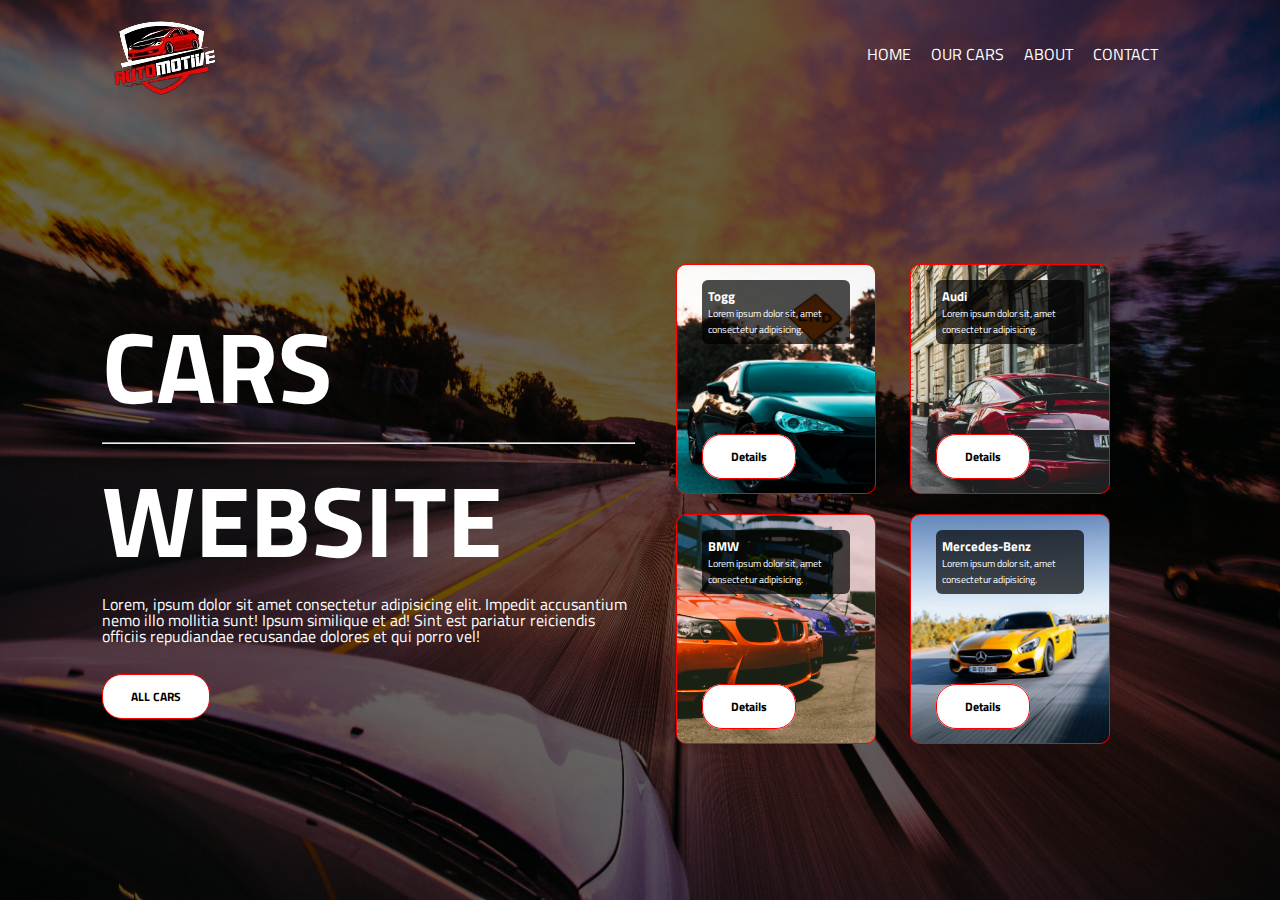
<file: Websites/cars-website/index.html>
<!DOCTYPE html>
<html lang="en">
  <head>
    <meta charset="UTF-8" />
    <meta http-equiv="X-UA-Compatible" content="IE=edge" />
    <meta name="viewport" content="width=device-width, initial-scale=1.0" />
    <link
      rel="stylesheet"
      href="https://cdnjs.cloudflare.com/ajax/libs/font-awesome/6.1.1/css/all.min.css"
      integrity="sha512-KfkfwYDsLkIlwQp6LFnl8zNdLGxu9YAA1QvwINks4PhcElQSvqcyVLLD9aMhXd13uQjoXtEKNosOWaZqXgel0g=="
      crossorigin="anonymous"
      referrerpolicy="no-referrer"
    />
    <title>Cars Website</title>
    <link rel="stylesheet" href="style.css" />
  </head>
  <body>
    <div class="container">
      <div class="navbar">
        <a href="#">
          <img src="./images/logo.png" alt="logo" />
        </a>
        <nav>
          <ul>
            <li><a href="#">HOME</a></li>
            <li><a href="#">OUR CARS</a></li>
            <li><a href="#">ABOUT</a></li>
            <li><a href="#">CONTACT</a></li>
            <li>
              <a href="#">
                <i class="fa-solid fa-bars"></i>
              </a>
            </li>
          </ul>
        </nav>
      </div>

      <div class="row">
        <div class="col">
          <h1>
            CARS
            <hr />
            WEBSITE
          </h1>
          <p class="desc">
            Lorem, ipsum dolor sit amet consectetur adipisicing elit. Impedit
            accusantium nemo illo mollitia sunt! Ipsum similique et ad! Sint est
            pariatur reiciendis officiis repudiandae recusandae dolores et qui
            porro vel!
          </p>
          <button class="btn">ALL CARS</button>
        </div>
        <div class="col">
          <div class="cards">
            <div class="card card-1">
              <div class="card-head">
                <h5>Togg</h5>
                <p>Lorem ipsum dolor sit, amet consectetur adipisicing.</p>
              </div>
              <div class="card-bottom">
                <a href="#" class="btn">Details</a>
              </div>
            </div>
            <div class="card card-2">
              <div class="card-head">
                <h5>Audi</h5>
                <p>Lorem ipsum dolor sit, amet consectetur adipisicing.</p>
              </div>
              <div class="card-bottom">
                <a href="#" class="btn">Details</a>
              </div>
            </div>
            <div class="card card-3">
              <div class="card-head">
                <h5>BMW</h5>
                <p>Lorem ipsum dolor sit, amet consectetur adipisicing.</p>
              </div>
              <div class="card-bottom">
                <a href="#" class="btn">Details</a>
              </div>
            </div>
            <div class="card card-4">
              <div class="card-head">
                <h5>Mercedes-Benz</h5>
                <p>Lorem ipsum dolor sit, amet consectetur adipisicing.</p>
              </div>
              <div class="card-bottom">
                <a href="#" class="btn">Details</a>
              </div>
            </div>
          </div>
        </div>
      </div>
    </div>
  </body>
</html>
</file>
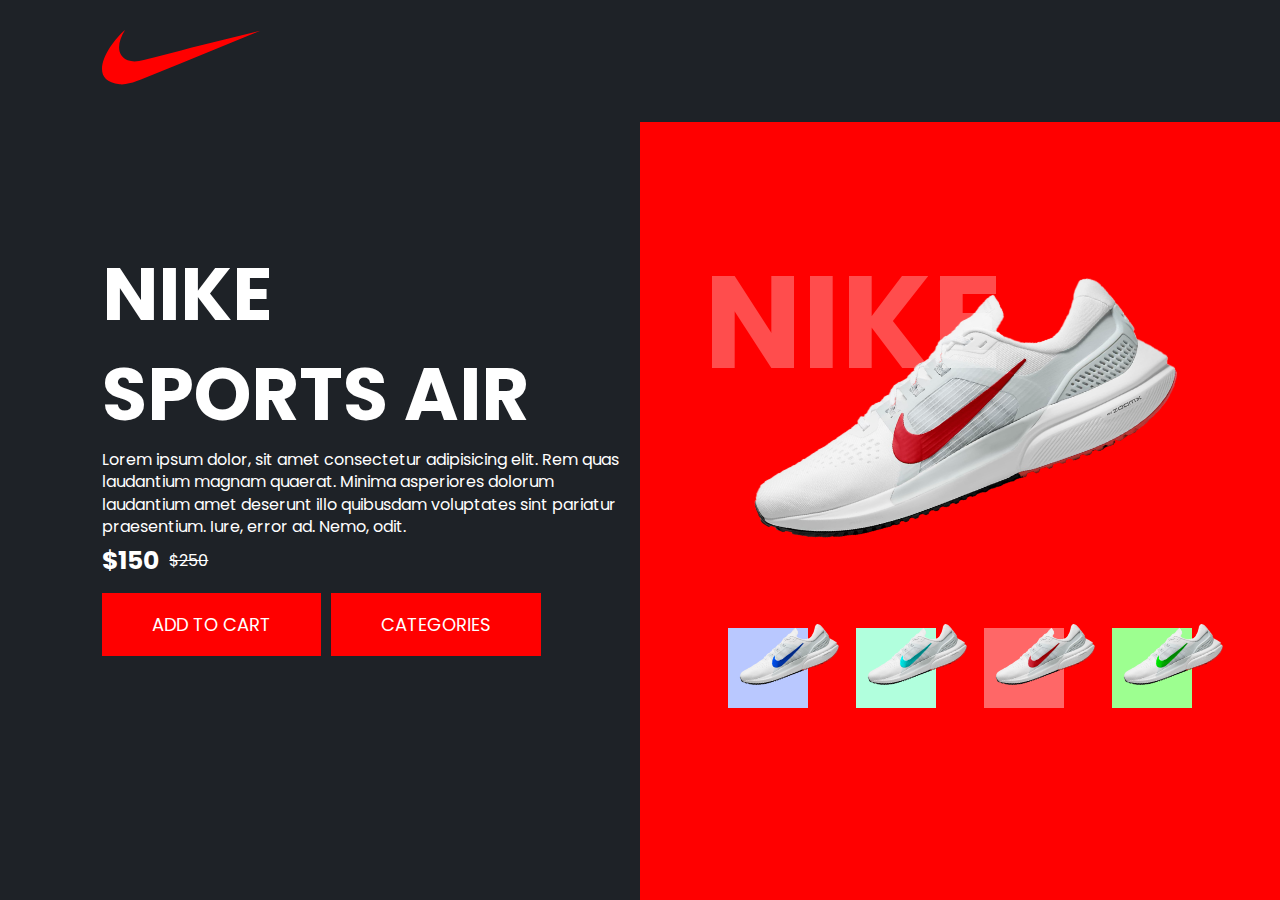
<file: Websites/shoe-website/index.html>
<!DOCTYPE html>
<html lang="en">

<head>
    <meta charset="UTF-8">
    <meta http-equiv="X-UA-Compatible" content="IE=edge">
    <meta name="viewport" content="width=device-width, initial-scale=1.0">
    <link rel="stylesheet" href="https://cdnjs.cloudflare.com/ajax/libs/font-awesome/6.1.1/css/all.min.css"
        integrity="sha512-KfkfwYDsLkIlwQp6LFnl8zNdLGxu9YAA1QvwINks4PhcElQSvqcyVLLD9aMhXd13uQjoXtEKNosOWaZqXgel0g=="
        crossorigin="anonymous" referrerpolicy="no-referrer" />
    <title>Shoe Website</title>
    <link rel="stylesheet" href="style.css">
</head>

<body>
    <div class="container">
        <nav>
            <div class="logo">
                <img src="images/logo.png" alt="logo">
            </div>
            <div class="nav-links">
                <a href="#">
                    <i class="fas fa-search"></i>
                </a>
                <a href="#">
                    <i class="fas fa-shopping-bag"></i>
                </a>
                <a href="#">
                    <i class="fas fa-bars"></i>
                </a>
            </div>
        </nav>
        <div class="row">
            <div class="col-1">
                <h1>NIKE <br> SPORTS AIR</h1>
                <p>Lorem ipsum dolor, sit amet consectetur adipisicing elit. Rem quas laudantium magnam quaerat. Minima
                    asperiores dolorum laudantium amet deserunt illo quibusdam voluptates sint pariatur praesentium.
                    Iure, error ad. Nemo, odit.</p>
                <div class="price">
                    <h2>$150</h2>
                    <s>$250</s>
                </div>
                <div class="buttons">
                    <button type="button">ADD TO CART</button>
                    <a href="/">CATEGORIES</a>
                </div>
            </div>
            <div class="col-2">
                <div class="feature-img">
                    <img src="images/nike.png">
                </div>
                <div class="small-img-row">
                    <div class="small-img">
                        <img src="images/nike-b.png">
                    </div>
                    <div class="small-img">
                        <img src="images/nike-s.png">
                    </div>
                    <div class="small-img">
                        <img src="images/nike.png">
                    </div>
                    <div class="small-img">
                        <img src="images/nike-g.png">
                    </div>
                </div>
                <h2>NIKE</h2>
            </div>
        </div>
    </div>
</body>

</html>
</file>
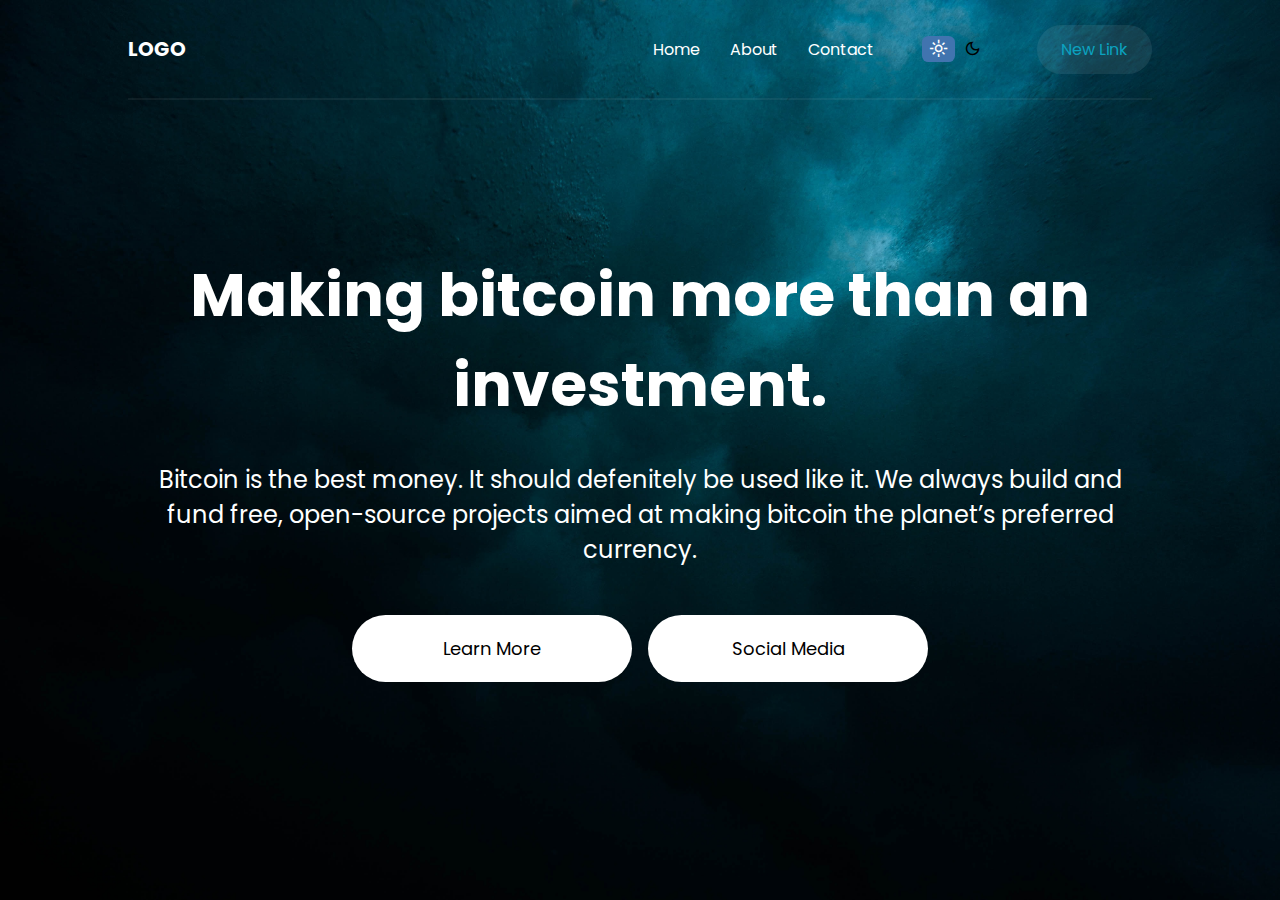
<file: Websites/simpleweb/index.html>
<!DOCTYPE html>
<html lang="en">

<head>
    <meta charset="UTF-8">
    <meta http-equiv="X-UA-Compatible" content="IE=edge">
    <meta name="viewport" content="width=device-width, initial-scale=1.0">
    <title>New Website</title>
    <link rel="stylesheet" href="style.css">
    <link rel="stylesheet" href="https://fonts.googleapis.com/css2?family=Material+Symbols+Outlined:opsz,wght,FILL,GRAD@20..48,100..700,0..1,-50..200" />
</head>

<body>

    <!--! header start  -->
    <header class="container">
        <nav>
            <div class="logo">
                <a href="#">LOGO</a>
            </div>
            <div class="menu">
                <ul>
                    <li><a href="#">Home</a></li>
                    <li><a href="#">About</a></li>
                    <li><a href="#">Contact</a></li>
                </ul>
                <div class="theme-toggler">
                    <span class="material-symbols-outlined active">light_mode</span>
                    <span class="material-symbols-outlined">dark_mode</span>
                </div>
                <a href="#" class="menu-button">New Link</a>
            </div>
        </nav>
    </header>
    <!--! header end  -->

    <!--! section start -->
    <section class="container content">
        <h1>Making bitcoin more than an investment.</h1>
        <p>Bitcoin is the best money. It should defenitely be used like it. We always build and fund free, open-source
            projects aimed at making bitcoin the planet’s preferred currency.</p>
        <div class="links">
            <a href="#">Learn More</a>
            <a href="#">Social Media</a>
        </div>
    </section>
    <!--! section end -->

    <script src="index.js"></script>
</body>

</html>
</file>
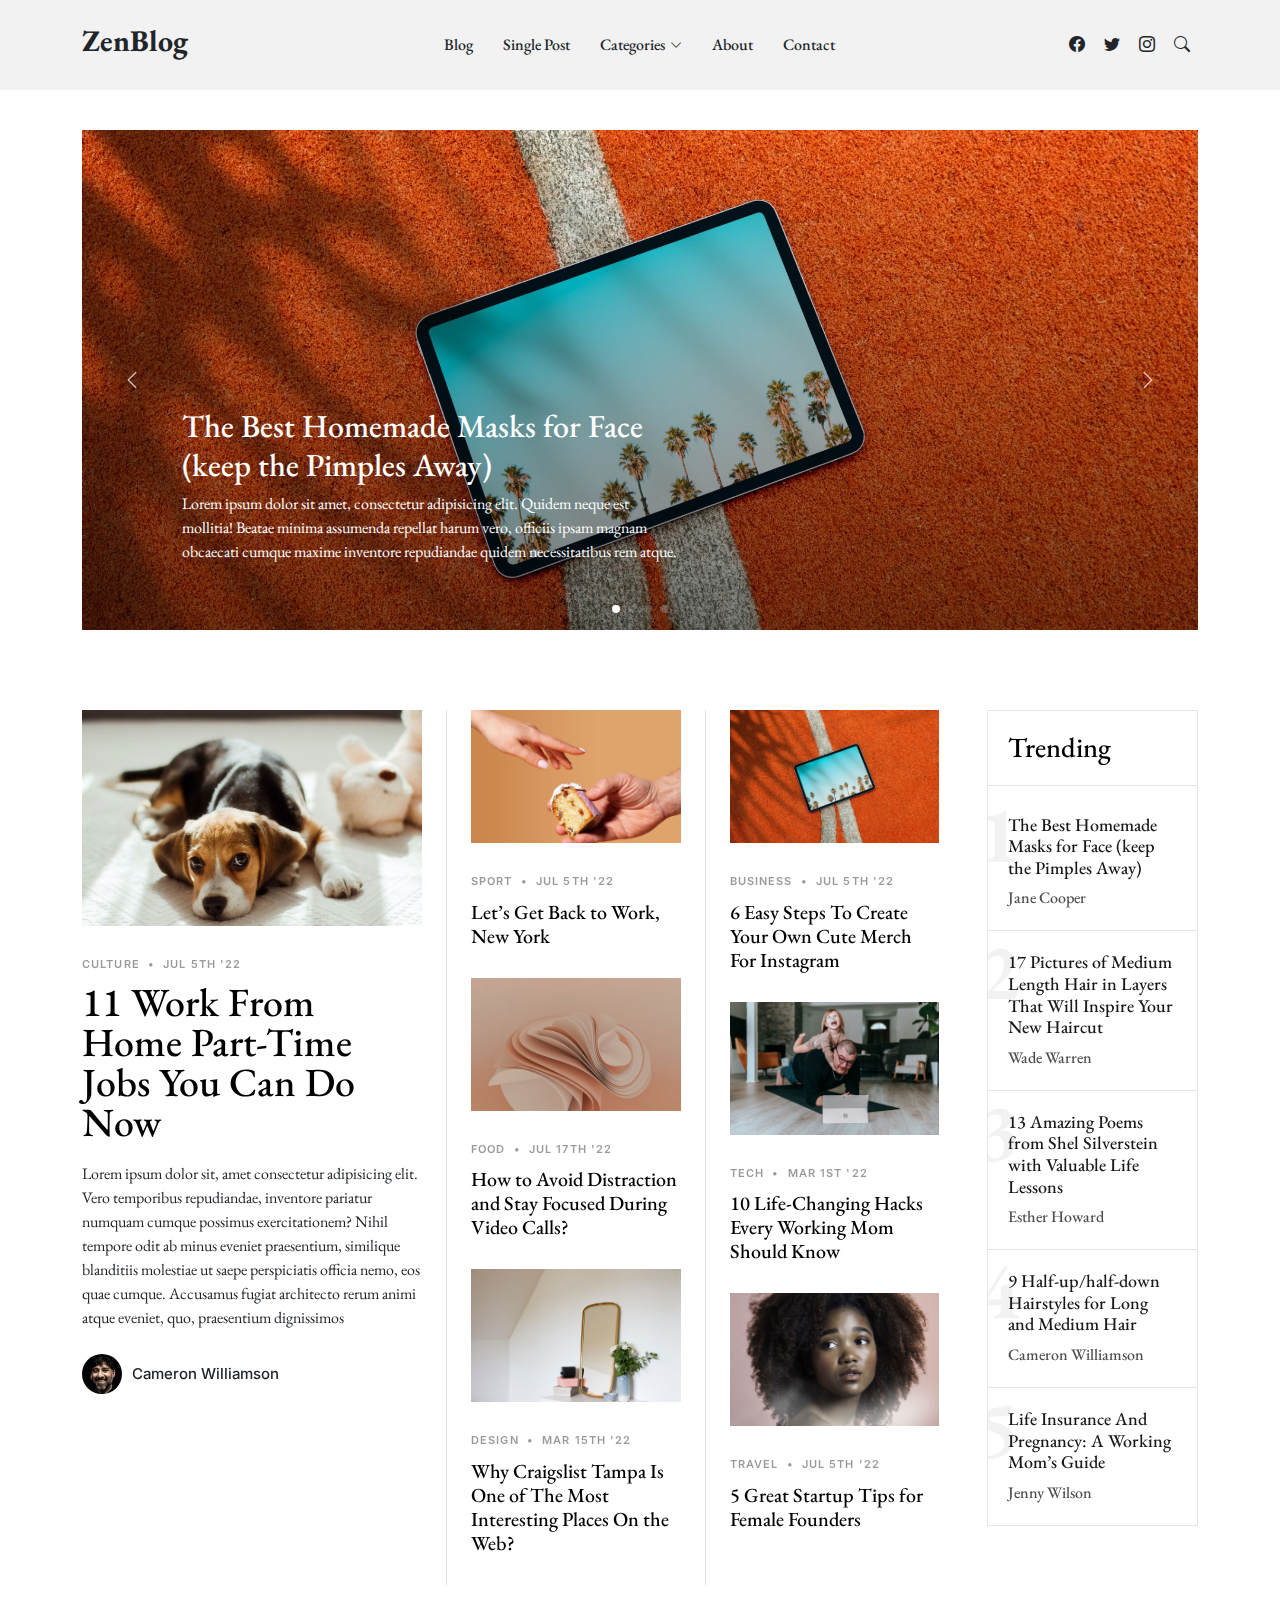
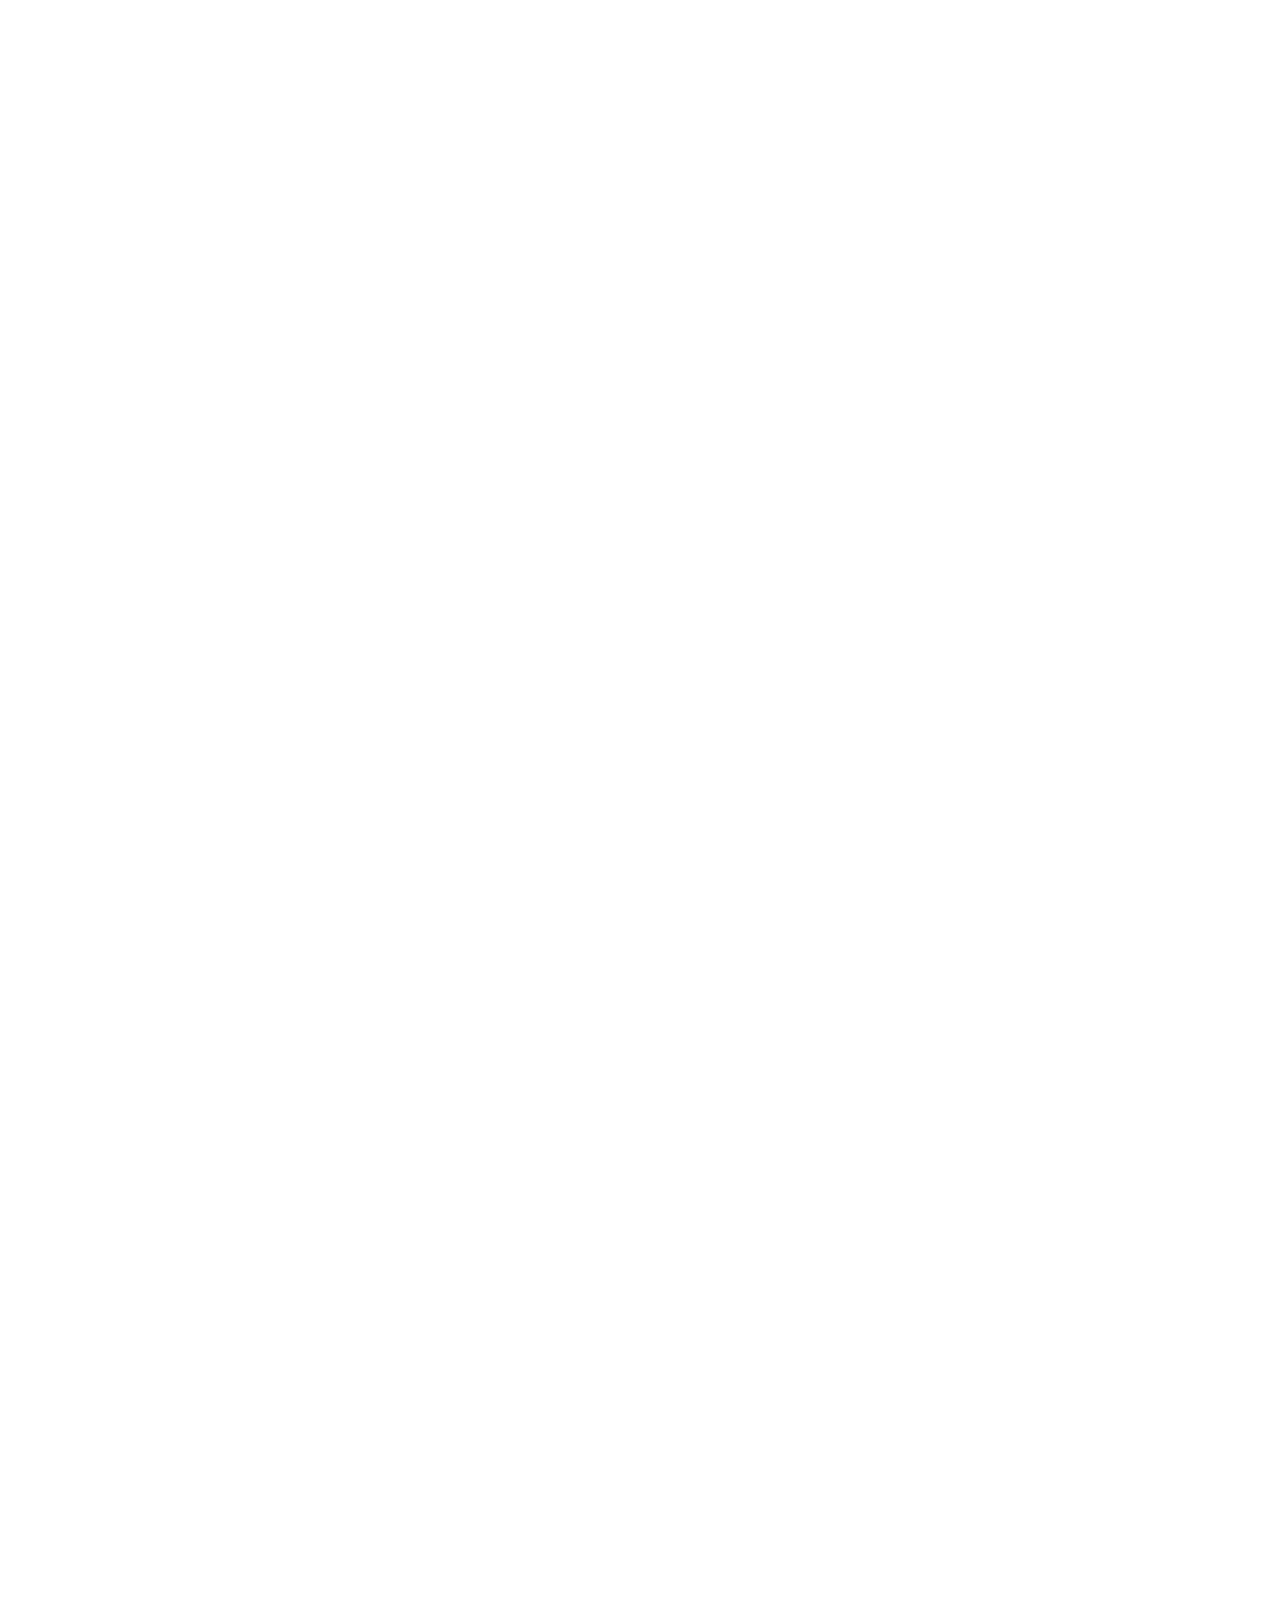
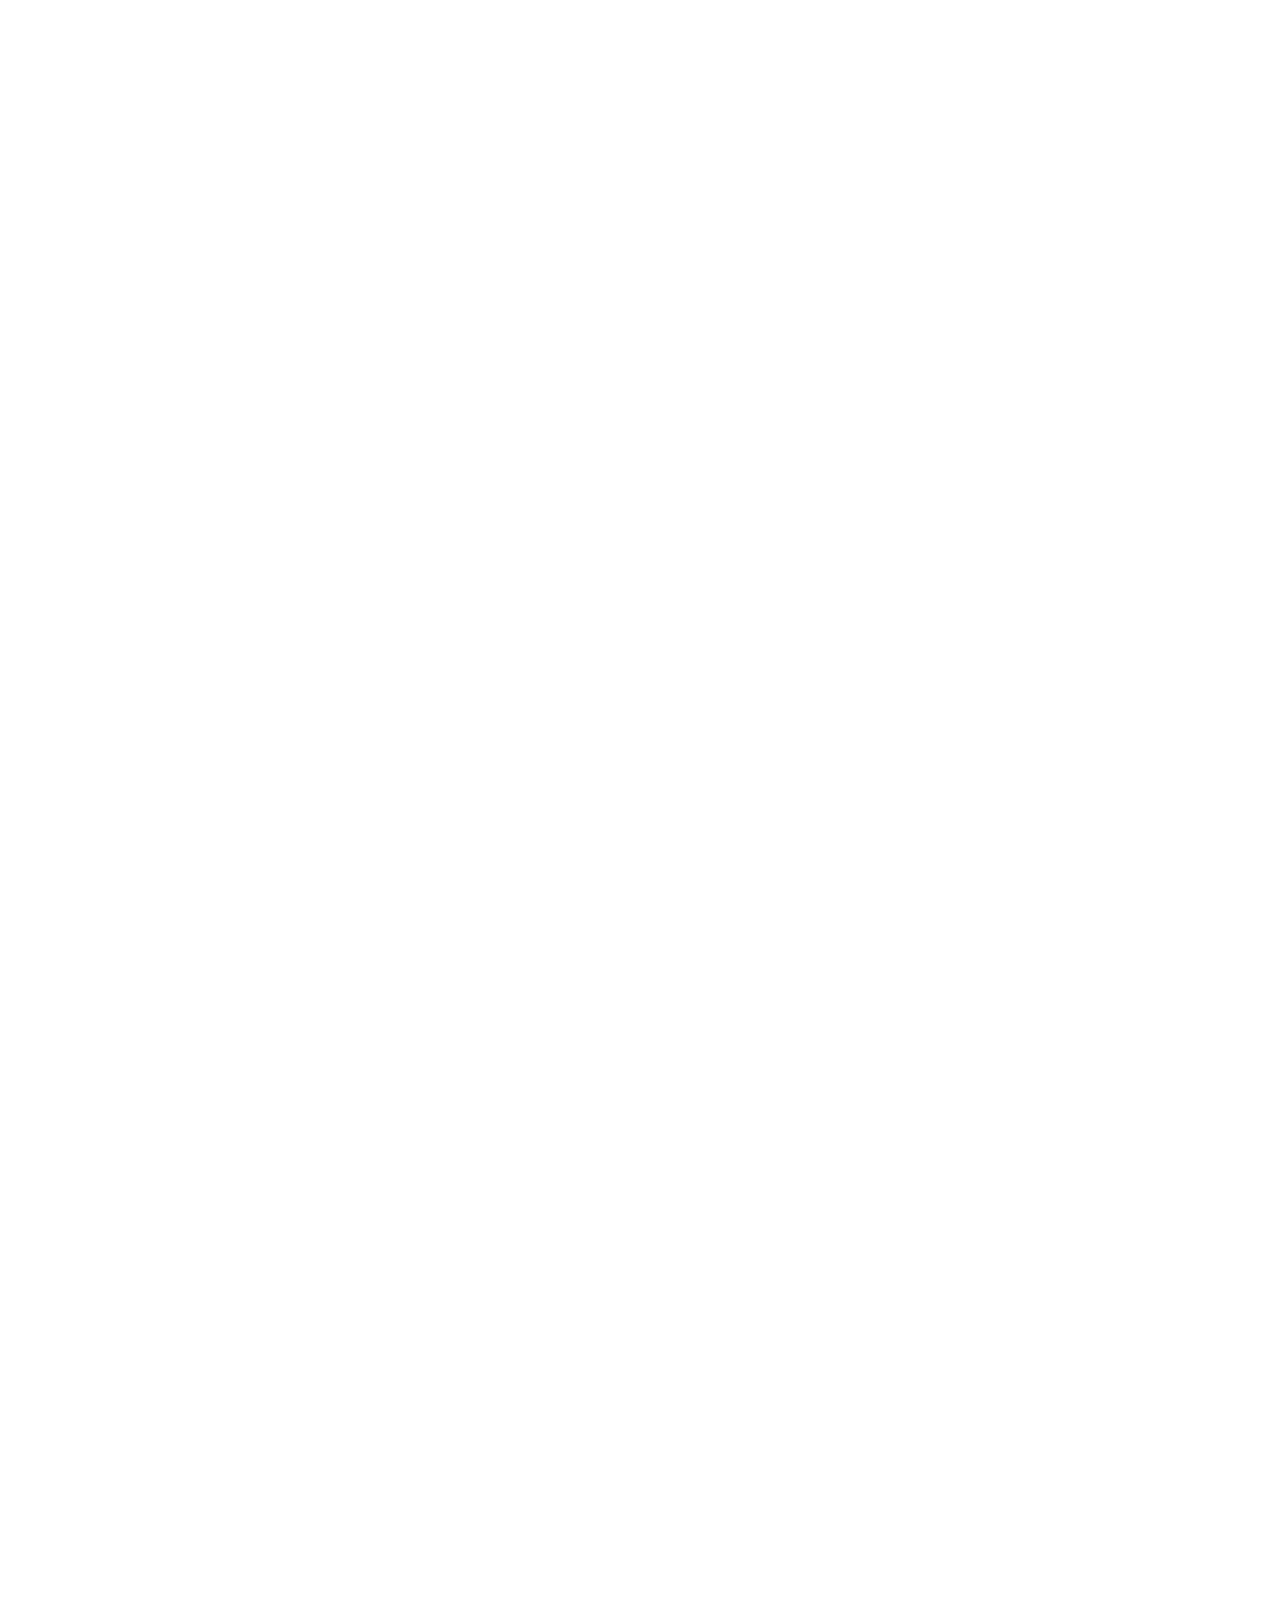
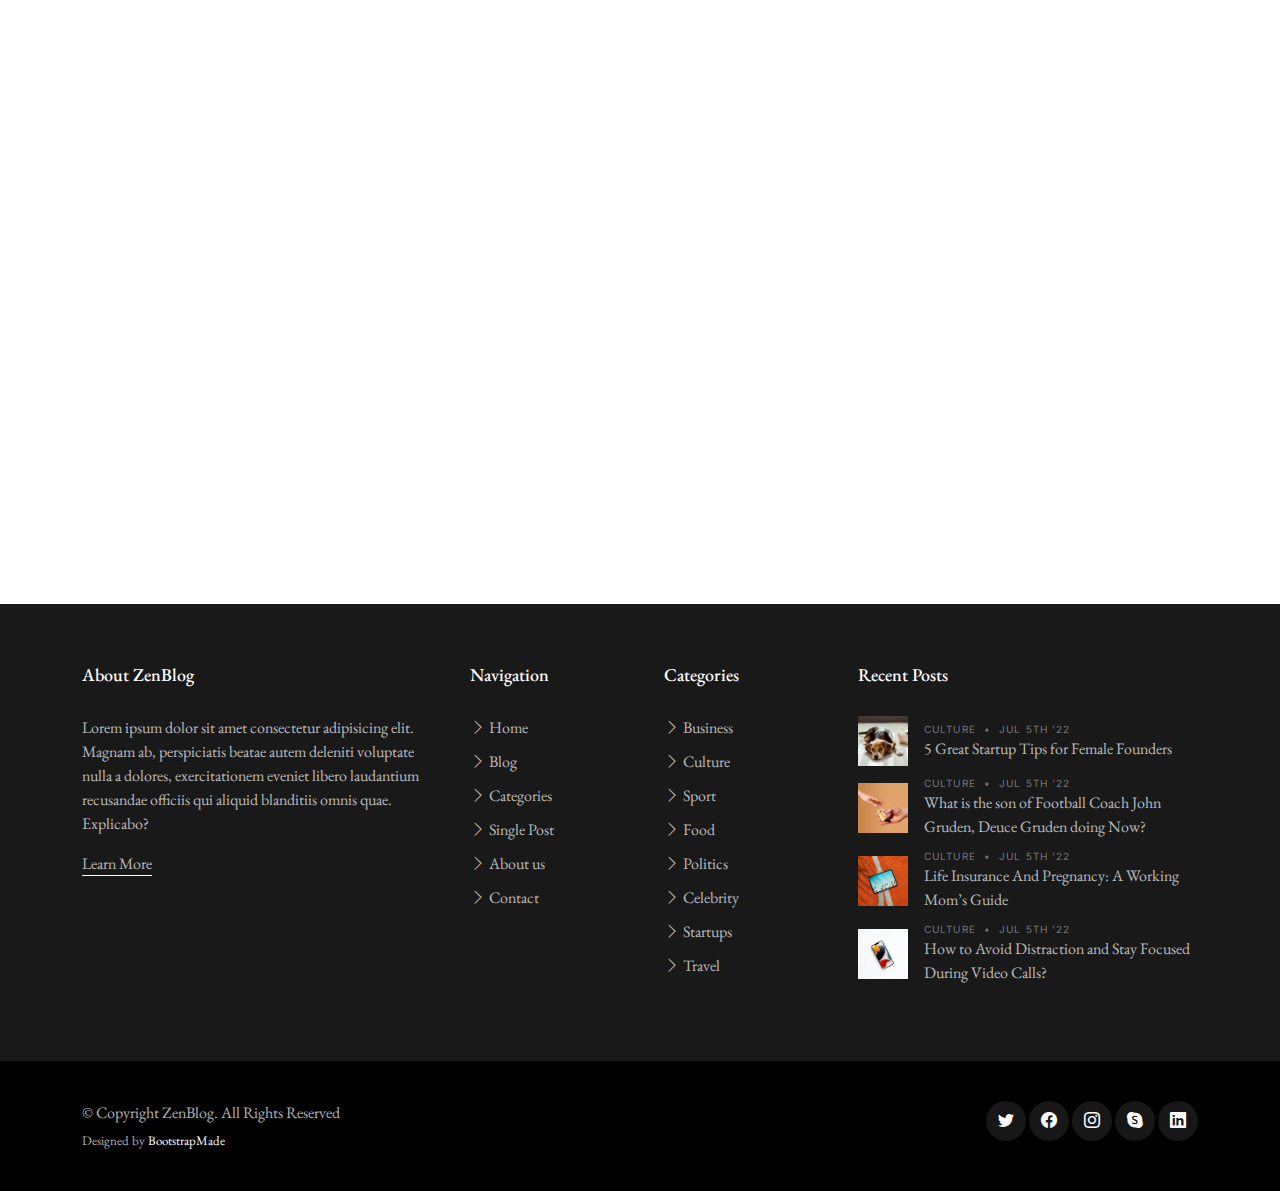
<file: Websites/ZenBlog/ZenBlog/index.html>
<!DOCTYPE html>
<html lang="en">

<head>
  <meta charset="utf-8">
  <meta content="width=device-width, initial-scale=1.0" name="viewport">

  <title>ZenBlog Bootstrap Template - Index</title>
  <meta content="" name="description">
  <meta content="" name="keywords">

  <!-- Favicons -->
  <link href="assets/img/favicon.png" rel="icon">
  <link href="assets/img/apple-touch-icon.png" rel="apple-touch-icon">

  <!-- Google Fonts -->
  <link rel="preconnect" href="https://fonts.googleapis.com">
  <link rel="preconnect" href="https://fonts.gstatic.com" crossorigin>
  <link href="https://fonts.googleapis.com/css2?family=EB+Garamond:wght@400;500&family=Inter:wght@400;500&family=Playfair+Display:ital,wght@0,400;0,700;1,400;1,700&display=swap" rel="stylesheet">

  <!-- Vendor CSS Files -->
  <link href="assets/vendor/bootstrap/css/bootstrap.min.css" rel="stylesheet">
  <link href="assets/vendor/bootstrap-icons/bootstrap-icons.css" rel="stylesheet">
  <link href="assets/vendor/swiper/swiper-bundle.min.css" rel="stylesheet">
  <link href="assets/vendor/glightbox/css/glightbox.min.css" rel="stylesheet">
  <link href="assets/vendor/aos/aos.css" rel="stylesheet">

  <!-- Template Main CSS Files -->
  <link href="assets/css/variables.css" rel="stylesheet">
  <link href="assets/css/main.css" rel="stylesheet">

  <!-- =======================================================
  * Template Name: ZenBlog - v1.3.0
  * Template URL: https://bootstrapmade.com/zenblog-bootstrap-blog-template/
  * Author: BootstrapMade.com
  * License: https:///bootstrapmade.com/license/
  ======================================================== -->
</head>

<body>

  <!-- ======= Header ======= -->
  <header id="header" class="header d-flex align-items-center fixed-top">
    <div class="container-fluid container-xl d-flex align-items-center justify-content-between">

      <a href="index.html" class="logo d-flex align-items-center">
        <!-- Uncomment the line below if you also wish to use an image logo -->
        <!-- <img src="assets/img/logo.png" alt=""> -->
        <h1>ZenBlog</h1>
      </a>

      <nav id="navbar" class="navbar">
        <ul>
          <li><a href="index.html">Blog</a></li>
          <li><a href="single-post.html">Single Post</a></li>
          <li class="dropdown"><a href="category.html"><span>Categories</span> <i class="bi bi-chevron-down dropdown-indicator"></i></a>
            <ul>
              <li><a href="search-result.html">Search Result</a></li>
              <li><a href="#">Drop Down 1</a></li>
              <li class="dropdown"><a href="#"><span>Deep Drop Down</span> <i class="bi bi-chevron-down dropdown-indicator"></i></a>
                <ul>
                  <li><a href="#">Deep Drop Down 1</a></li>
                  <li><a href="#">Deep Drop Down 2</a></li>
                  <li><a href="#">Deep Drop Down 3</a></li>
                  <li><a href="#">Deep Drop Down 4</a></li>
                  <li><a href="#">Deep Drop Down 5</a></li>
                </ul>
              </li>
              <li><a href="#">Drop Down 2</a></li>
              <li><a href="#">Drop Down 3</a></li>
              <li><a href="#">Drop Down 4</a></li>
            </ul>
          </li>

          <li><a href="about.html">About</a></li>
          <li><a href="contact.html">Contact</a></li>
        </ul>
      </nav><!-- .navbar -->

      <div class="position-relative">
        <a href="#" class="mx-2"><span class="bi-facebook"></span></a>
        <a href="#" class="mx-2"><span class="bi-twitter"></span></a>
        <a href="#" class="mx-2"><span class="bi-instagram"></span></a>

        <a href="#" class="mx-2 js-search-open"><span class="bi-search"></span></a>
        <i class="bi bi-list mobile-nav-toggle"></i>

        <!-- ======= Search Form ======= -->
        <div class="search-form-wrap js-search-form-wrap">
          <form action="search-result.html" class="search-form">
            <span class="icon bi-search"></span>
            <input type="text" placeholder="Search" class="form-control">
            <button class="btn js-search-close"><span class="bi-x"></span></button>
          </form>
        </div><!-- End Search Form -->

      </div>

    </div>

  </header><!-- End Header -->

  <main id="main">

    <!-- ======= Hero Slider Section ======= -->
    <section id="hero-slider" class="hero-slider">
      <div class="container-md" data-aos="fade-in">
        <div class="row">
          <div class="col-12">
            <div class="swiper sliderFeaturedPosts">
              <div class="swiper-wrapper">
                <div class="swiper-slide">
                  <a href="single-post.html" class="img-bg d-flex align-items-end" style="background-image: url('assets/img/post-slide-1.jpg');">
                    <div class="img-bg-inner">
                      <h2>The Best Homemade Masks for Face (keep the Pimples Away)</h2>
                      <p>Lorem ipsum dolor sit amet, consectetur adipisicing elit. Quidem neque est mollitia! Beatae minima assumenda repellat harum vero, officiis ipsam magnam obcaecati cumque maxime inventore repudiandae quidem necessitatibus rem atque.</p>
                    </div>
                  </a>
                </div>

                <div class="swiper-slide">
                  <a href="single-post.html" class="img-bg d-flex align-items-end" style="background-image: url('assets/img/post-slide-2.jpg');">
                    <div class="img-bg-inner">
                      <h2>17 Pictures of Medium Length Hair in Layers That Will Inspire Your New Haircut</h2>
                      <p>Lorem ipsum dolor sit amet, consectetur adipisicing elit. Quidem neque est mollitia! Beatae minima assumenda repellat harum vero, officiis ipsam magnam obcaecati cumque maxime inventore repudiandae quidem necessitatibus rem atque.</p>
                    </div>
                  </a>
                </div>

                <div class="swiper-slide">
                  <a href="single-post.html" class="img-bg d-flex align-items-end" style="background-image: url('assets/img/post-slide-3.jpg');">
                    <div class="img-bg-inner">
                      <h2>13 Amazing Poems from Shel Silverstein with Valuable Life Lessons</h2>
                      <p>Lorem ipsum dolor sit amet, consectetur adipisicing elit. Quidem neque est mollitia! Beatae minima assumenda repellat harum vero, officiis ipsam magnam obcaecati cumque maxime inventore repudiandae quidem necessitatibus rem atque.</p>
                    </div>
                  </a>
                </div>

                <div class="swiper-slide">
                  <a href="single-post.html" class="img-bg d-flex align-items-end" style="background-image: url('assets/img/post-slide-4.jpg');">
                    <div class="img-bg-inner">
                      <h2>9 Half-up/half-down Hairstyles for Long and Medium Hair</h2>
                      <p>Lorem ipsum dolor sit amet, consectetur adipisicing elit. Quidem neque est mollitia! Beatae minima assumenda repellat harum vero, officiis ipsam magnam obcaecati cumque maxime inventore repudiandae quidem necessitatibus rem atque.</p>
                    </div>
                  </a>
                </div>
              </div>
              <div class="custom-swiper-button-next">
                <span class="bi-chevron-right"></span>
              </div>
              <div class="custom-swiper-button-prev">
                <span class="bi-chevron-left"></span>
              </div>

              <div class="swiper-pagination"></div>
            </div>
          </div>
        </div>
      </div>
    </section><!-- End Hero Slider Section -->

    <!-- ======= Post Grid Section ======= -->
    <section id="posts" class="posts">
      <div class="container" data-aos="fade-up">
        <div class="row g-5">
          <div class="col-lg-4">
            <div class="post-entry-1 lg">
              <a href="single-post.html"><img src="assets/img/post-landscape-1.jpg" alt="" class="img-fluid"></a>
              <div class="post-meta"><span class="date">Culture</span> <span class="mx-1">&bullet;</span> <span>Jul 5th '22</span></div>
              <h2><a href="single-post.html">11 Work From Home Part-Time Jobs You Can Do Now</a></h2>
              <p class="mb-4 d-block">Lorem ipsum dolor sit, amet consectetur adipisicing elit. Vero temporibus repudiandae, inventore pariatur numquam cumque possimus exercitationem? Nihil tempore odit ab minus eveniet praesentium, similique blanditiis molestiae ut saepe perspiciatis officia nemo, eos quae cumque. Accusamus fugiat architecto rerum animi atque eveniet, quo, praesentium dignissimos</p>

              <div class="d-flex align-items-center author">
                <div class="photo"><img src="assets/img/person-1.jpg" alt="" class="img-fluid"></div>
                <div class="name">
                  <h3 class="m-0 p-0">Cameron Williamson</h3>
                </div>
              </div>
            </div>

          </div>

          <div class="col-lg-8">
            <div class="row g-5">
              <div class="col-lg-4 border-start custom-border">
                <div class="post-entry-1">
                  <a href="single-post.html"><img src="assets/img/post-landscape-2.jpg" alt="" class="img-fluid"></a>
                  <div class="post-meta"><span class="date">Sport</span> <span class="mx-1">&bullet;</span> <span>Jul 5th '22</span></div>
                  <h2><a href="single-post.html">Let’s Get Back to Work, New York</a></h2>
                </div>
                <div class="post-entry-1">
                  <a href="single-post.html"><img src="assets/img/post-landscape-5.jpg" alt="" class="img-fluid"></a>
                  <div class="post-meta"><span class="date">Food</span> <span class="mx-1">&bullet;</span> <span>Jul 17th '22</span></div>
                  <h2><a href="single-post.html">How to Avoid Distraction and Stay Focused During Video Calls?</a></h2>
                </div>
                <div class="post-entry-1">
                  <a href="single-post.html"><img src="assets/img/post-landscape-7.jpg" alt="" class="img-fluid"></a>
                  <div class="post-meta"><span class="date">Design</span> <span class="mx-1">&bullet;</span> <span>Mar 15th '22</span></div>
                  <h2><a href="single-post.html">Why Craigslist Tampa Is One of The Most Interesting Places On the Web?</a></h2>
                </div>
              </div>
              <div class="col-lg-4 border-start custom-border">
                <div class="post-entry-1">
                  <a href="single-post.html"><img src="assets/img/post-landscape-3.jpg" alt="" class="img-fluid"></a>
                  <div class="post-meta"><span class="date">Business</span> <span class="mx-1">&bullet;</span> <span>Jul 5th '22</span></div>
                  <h2><a href="single-post.html">6 Easy Steps To Create Your Own Cute Merch For Instagram</a></h2>
                </div>
                <div class="post-entry-1">
                  <a href="single-post.html"><img src="assets/img/post-landscape-6.jpg" alt="" class="img-fluid"></a>
                  <div class="post-meta"><span class="date">Tech</span> <span class="mx-1">&bullet;</span> <span>Mar 1st '22</span></div>
                  <h2><a href="single-post.html">10 Life-Changing Hacks Every Working Mom Should Know</a></h2>
                </div>
                <div class="post-entry-1">
                  <a href="single-post.html"><img src="assets/img/post-landscape-8.jpg" alt="" class="img-fluid"></a>
                  <div class="post-meta"><span class="date">Travel</span> <span class="mx-1">&bullet;</span> <span>Jul 5th '22</span></div>
                  <h2><a href="single-post.html">5 Great Startup Tips for Female Founders</a></h2>
                </div>
              </div>

              <!-- Trending Section -->
              <div class="col-lg-4">

                <div class="trending">
                  <h3>Trending</h3>
                  <ul class="trending-post">
                    <li>
                      <a href="single-post.html">
                        <span class="number">1</span>
                        <h3>The Best Homemade Masks for Face (keep the Pimples Away)</h3>
                        <span class="author">Jane Cooper</span>
                      </a>
                    </li>
                    <li>
                      <a href="single-post.html">
                        <span class="number">2</span>
                        <h3>17 Pictures of Medium Length Hair in Layers That Will Inspire Your New Haircut</h3>
                        <span class="author">Wade Warren</span>
                      </a>
                    </li>
                    <li>
                      <a href="single-post.html">
                        <span class="number">3</span>
                        <h3>13 Amazing Poems from Shel Silverstein with Valuable Life Lessons</h3>
                        <span class="author">Esther Howard</span>
                      </a>
                    </li>
                    <li>
                      <a href="single-post.html">
                        <span class="number">4</span>
                        <h3>9 Half-up/half-down Hairstyles for Long and Medium Hair</h3>
                        <span class="author">Cameron Williamson</span>
                      </a>
                    </li>
                    <li>
                      <a href="single-post.html">
                        <span class="number">5</span>
                        <h3>Life Insurance And Pregnancy: A Working Mom’s Guide</h3>
                        <span class="author">Jenny Wilson</span>
                      </a>
                    </li>
                  </ul>
                </div>

              </div> <!-- End Trending Section -->
            </div>
          </div>

        </div> <!-- End .row -->
      </div>
    </section> <!-- End Post Grid Section -->

    <!-- ======= Culture Category Section ======= -->
    <section class="category-section">
      <div class="container" data-aos="fade-up">

        <div class="section-header d-flex justify-content-between align-items-center mb-5">
          <h2>Culture</h2>
          <div><a href="category.html" class="more">See All Culture</a></div>
        </div>

        <div class="row">
          <div class="col-md-9">

            <div class="d-lg-flex post-entry-2">
              <a href="single-post.html" class="me-4 thumbnail mb-4 mb-lg-0 d-inline-block">
                <img src="assets/img/post-landscape-6.jpg" alt="" class="img-fluid">
              </a>
              <div>
                <div class="post-meta"><span class="date">Culture</span> <span class="mx-1">&bullet;</span> <span>Jul 5th '22</span></div>
                <h3><a href="single-post.html">What is the son of Football Coach John Gruden, Deuce Gruden doing Now?</a></h3>
                <p>Lorem ipsum dolor sit amet consectetur adipisicing elit. Distinctio placeat exercitationem magni voluptates dolore. Tenetur fugiat voluptates quas, nobis error deserunt aliquam temporibus sapiente, laudantium dolorum itaque libero eos deleniti?</p>
                <div class="d-flex align-items-center author">
                  <div class="photo"><img src="assets/img/person-2.jpg" alt="" class="img-fluid"></div>
                  <div class="name">
                    <h3 class="m-0 p-0">Wade Warren</h3>
                  </div>
                </div>
              </div>
            </div>

            <div class="row">
              <div class="col-lg-4">
                <div class="post-entry-1 border-bottom">
                  <a href="single-post.html"><img src="assets/img/post-landscape-1.jpg" alt="" class="img-fluid"></a>
                  <div class="post-meta"><span class="date">Culture</span> <span class="mx-1">&bullet;</span> <span>Jul 5th '22</span></div>
                  <h2 class="mb-2"><a href="single-post.html">11 Work From Home Part-Time Jobs You Can Do Now</a></h2>
                  <span class="author mb-3 d-block">Jenny Wilson</span>
                  <p class="mb-4 d-block">Lorem ipsum dolor sit, amet consectetur adipisicing elit. Vero temporibus repudiandae, inventore pariatur numquam cumque possimus</p>
                </div>

                <div class="post-entry-1">
                  <div class="post-meta"><span class="date">Culture</span> <span class="mx-1">&bullet;</span> <span>Jul 5th '22</span></div>
                  <h2 class="mb-2"><a href="single-post.html">5 Great Startup Tips for Female Founders</a></h2>
                  <span class="author mb-3 d-block">Jenny Wilson</span>
                </div>
              </div>
              <div class="col-lg-8">
                <div class="post-entry-1">
                  <a href="single-post.html"><img src="assets/img/post-landscape-2.jpg" alt="" class="img-fluid"></a>
                  <div class="post-meta"><span class="date">Culture</span> <span class="mx-1">&bullet;</span> <span>Jul 5th '22</span></div>
                  <h2 class="mb-2"><a href="single-post.html">How to Avoid Distraction and Stay Focused During Video Calls?</a></h2>
                  <span class="author mb-3 d-block">Jenny Wilson</span>
                  <p class="mb-4 d-block">Lorem ipsum dolor sit, amet consectetur adipisicing elit. Vero temporibus repudiandae, inventore pariatur numquam cumque possimus</p>
                </div>
              </div>
            </div>
          </div>

          <div class="col-md-3">
            <div class="post-entry-1 border-bottom">
              <div class="post-meta"><span class="date">Culture</span> <span class="mx-1">&bullet;</span> <span>Jul 5th '22</span></div>
              <h2 class="mb-2"><a href="single-post.html">How to Avoid Distraction and Stay Focused During Video Calls?</a></h2>
              <span class="author mb-3 d-block">Jenny Wilson</span>
            </div>

            <div class="post-entry-1 border-bottom">
              <div class="post-meta"><span class="date">Culture</span> <span class="mx-1">&bullet;</span> <span>Jul 5th '22</span></div>
              <h2 class="mb-2"><a href="single-post.html">17 Pictures of Medium Length Hair in Layers That Will Inspire Your New Haircut</a></h2>
              <span class="author mb-3 d-block">Jenny Wilson</span>
            </div>

            <div class="post-entry-1 border-bottom">
              <div class="post-meta"><span class="date">Culture</span> <span class="mx-1">&bullet;</span> <span>Jul 5th '22</span></div>
              <h2 class="mb-2"><a href="single-post.html">9 Half-up/half-down Hairstyles for Long and Medium Hair</a></h2>
              <span class="author mb-3 d-block">Jenny Wilson</span>
            </div>

            <div class="post-entry-1 border-bottom">
              <div class="post-meta"><span class="date">Culture</span> <span class="mx-1">&bullet;</span> <span>Jul 5th '22</span></div>
              <h2 class="mb-2"><a href="single-post.html">Life Insurance And Pregnancy: A Working Mom’s Guide</a></h2>
              <span class="author mb-3 d-block">Jenny Wilson</span>
            </div>

            <div class="post-entry-1 border-bottom">
              <div class="post-meta"><span class="date">Culture</span> <span class="mx-1">&bullet;</span> <span>Jul 5th '22</span></div>
              <h2 class="mb-2"><a href="single-post.html">The Best Homemade Masks for Face (keep the Pimples Away)</a></h2>
              <span class="author mb-3 d-block">Jenny Wilson</span>
            </div>

            <div class="post-entry-1 border-bottom">
              <div class="post-meta"><span class="date">Culture</span> <span class="mx-1">&bullet;</span> <span>Jul 5th '22</span></div>
              <h2 class="mb-2"><a href="single-post.html">10 Life-Changing Hacks Every Working Mom Should Know</a></h2>
              <span class="author mb-3 d-block">Jenny Wilson</span>
            </div>
          </div>
        </div>
      </div>
    </section><!-- End Culture Category Section -->

    <!-- ======= Business Category Section ======= -->
    <section class="category-section">
      <div class="container" data-aos="fade-up">

        <div class="section-header d-flex justify-content-between align-items-center mb-5">
          <h2>Business</h2>
          <div><a href="category.html" class="more">See All Business</a></div>
        </div>

        <div class="row">
          <div class="col-md-9 order-md-2">

            <div class="d-lg-flex post-entry-2">
              <a href="single-post.html" class="me-4 thumbnail d-inline-block mb-4 mb-lg-0">
                <img src="assets/img/post-landscape-3.jpg" alt="" class="img-fluid">
              </a>
              <div>
                <div class="post-meta"><span class="date">Business</span> <span class="mx-1">&bullet;</span> <span>Jul 5th '22</span></div>
                <h3><a href="single-post.html">What is the son of Football Coach John Gruden, Deuce Gruden doing Now?</a></h3>
                <p>Lorem ipsum dolor sit amet consectetur adipisicing elit. Distinctio placeat exercitationem magni voluptates dolore. Tenetur fugiat voluptates quas, nobis error deserunt aliquam temporibus sapiente, laudantium dolorum itaque libero eos deleniti?</p>
                <div class="d-flex align-items-center author">
                  <div class="photo"><img src="assets/img/person-4.jpg" alt="" class="img-fluid"></div>
                  <div class="name">
                    <h3 class="m-0 p-0">Wade Warren</h3>
                  </div>
                </div>
              </div>
            </div>

            <div class="row">
              <div class="col-lg-4">
                <div class="post-entry-1 border-bottom">
                  <a href="single-post.html"><img src="assets/img/post-landscape-5.jpg" alt="" class="img-fluid"></a>
                  <div class="post-meta"><span class="date">Business</span> <span class="mx-1">&bullet;</span> <span>Jul 5th '22</span></div>
                  <h2 class="mb-2"><a href="single-post.html">11 Work From Home Part-Time Jobs You Can Do Now</a></h2>
                  <span class="author mb-3 d-block">Jenny Wilson</span>
                  <p class="mb-4 d-block">Lorem ipsum dolor sit, amet consectetur adipisicing elit. Vero temporibus repudiandae, inventore pariatur numquam cumque possimus</p>
                </div>

                <div class="post-entry-1">
                  <div class="post-meta"><span class="date">Business</span> <span class="mx-1">&bullet;</span> <span>Jul 5th '22</span></div>
                  <h2 class="mb-2"><a href="single-post.html">5 Great Startup Tips for Female Founders</a></h2>
                  <span class="author mb-3 d-block">Jenny Wilson</span>
                </div>
              </div>
              <div class="col-lg-8">
                <div class="post-entry-1">
                  <a href="single-post.html"><img src="assets/img/post-landscape-7.jpg" alt="" class="img-fluid"></a>
                  <div class="post-meta"><span class="date">Business</span> <span class="mx-1">&bullet;</span> <span>Jul 5th '22</span></div>
                  <h2 class="mb-2"><a href="single-post.html">How to Avoid Distraction and Stay Focused During Video Calls?</a></h2>
                  <span class="author mb-3 d-block">Jenny Wilson</span>
                  <p class="mb-4 d-block">Lorem ipsum dolor sit, amet consectetur adipisicing elit. Vero temporibus repudiandae, inventore pariatur numquam cumque possimus</p>
                </div>
              </div>
            </div>
          </div>
          <div class="col-md-3">
            <div class="post-entry-1 border-bottom">
              <div class="post-meta"><span class="date">Business</span> <span class="mx-1">&bullet;</span> <span>Jul 5th '22</span></div>
              <h2 class="mb-2"><a href="single-post.html">How to Avoid Distraction and Stay Focused During Video Calls?</a></h2>
              <span class="author mb-3 d-block">Jenny Wilson</span>
            </div>

            <div class="post-entry-1 border-bottom">
              <div class="post-meta"><span class="date">Business</span> <span class="mx-1">&bullet;</span> <span>Jul 5th '22</span></div>
              <h2 class="mb-2"><a href="single-post.html">17 Pictures of Medium Length Hair in Layers That Will Inspire Your New Haircut</a></h2>
              <span class="author mb-3 d-block">Jenny Wilson</span>
            </div>

            <div class="post-entry-1 border-bottom">
              <div class="post-meta"><span class="date">Business</span> <span class="mx-1">&bullet;</span> <span>Jul 5th '22</span></div>
              <h2 class="mb-2"><a href="single-post.html">9 Half-up/half-down Hairstyles for Long and Medium Hair</a></h2>
              <span class="author mb-3 d-block">Jenny Wilson</span>
            </div>

            <div class="post-entry-1 border-bottom">
              <div class="post-meta"><span class="date">Business</span> <span class="mx-1">&bullet;</span> <span>Jul 5th '22</span></div>
              <h2 class="mb-2"><a href="single-post.html">Life Insurance And Pregnancy: A Working Mom’s Guide</a></h2>
              <span class="author mb-3 d-block">Jenny Wilson</span>
            </div>

            <div class="post-entry-1 border-bottom">
              <div class="post-meta"><span class="date">Business</span> <span class="mx-1">&bullet;</span> <span>Jul 5th '22</span></div>
              <h2 class="mb-2"><a href="single-post.html">The Best Homemade Masks for Face (keep the Pimples Away)</a></h2>
              <span class="author mb-3 d-block">Jenny Wilson</span>
            </div>

            <div class="post-entry-1 border-bottom">
              <div class="post-meta"><span class="date">Business</span> <span class="mx-1">&bullet;</span> <span>Jul 5th '22</span></div>
              <h2 class="mb-2"><a href="single-post.html">10 Life-Changing Hacks Every Working Mom Should Know</a></h2>
              <span class="author mb-3 d-block">Jenny Wilson</span>
            </div>
          </div>
        </div>
      </div>
    </section><!-- End Business Category Section -->

    <!-- ======= Lifestyle Category Section ======= -->
    <section class="category-section">
      <div class="container" data-aos="fade-up">

        <div class="section-header d-flex justify-content-between align-items-center mb-5">
          <h2>Lifestyle</h2>
          <div><a href="category.html" class="more">See All Lifestyle</a></div>
        </div>

        <div class="row g-5">
          <div class="col-lg-4">
            <div class="post-entry-1 lg">
              <a href="single-post.html"><img src="assets/img/post-landscape-8.jpg" alt="" class="img-fluid"></a>
              <div class="post-meta"><span class="date">Lifestyle</span> <span class="mx-1">&bullet;</span> <span>Jul 5th '22</span></div>
              <h2><a href="single-post.html">11 Work From Home Part-Time Jobs You Can Do Now</a></h2>
              <p class="mb-4 d-block">Lorem ipsum dolor sit, amet consectetur adipisicing elit. Vero temporibus repudiandae, inventore pariatur numquam cumque possimus exercitationem? Nihil tempore odit ab minus eveniet praesentium, similique blanditiis molestiae ut saepe perspiciatis officia nemo, eos quae cumque. Accusamus fugiat architecto rerum animi atque eveniet, quo, praesentium dignissimos</p>

              <div class="d-flex align-items-center author">
                <div class="photo"><img src="assets/img/person-7.jpg" alt="" class="img-fluid"></div>
                <div class="name">
                  <h3 class="m-0 p-0">Esther Howard</h3>
                </div>
              </div>
            </div>

            <div class="post-entry-1 border-bottom">
              <div class="post-meta"><span class="date">Lifestyle</span> <span class="mx-1">&bullet;</span> <span>Jul 5th '22</span></div>
              <h2 class="mb-2"><a href="single-post.html">The Best Homemade Masks for Face (keep the Pimples Away)</a></h2>
              <span class="author mb-3 d-block">Jenny Wilson</span>
            </div>

            <div class="post-entry-1">
              <div class="post-meta"><span class="date">Lifestyle</span> <span class="mx-1">&bullet;</span> <span>Jul 5th '22</span></div>
              <h2 class="mb-2"><a href="single-post.html">10 Life-Changing Hacks Every Working Mom Should Know</a></h2>
              <span class="author mb-3 d-block">Jenny Wilson</span>
            </div>

          </div>

          <div class="col-lg-8">
            <div class="row g-5">
              <div class="col-lg-4 border-start custom-border">
                <div class="post-entry-1">
                  <a href="single-post.html"><img src="assets/img/post-landscape-6.jpg" alt="" class="img-fluid"></a>
                  <div class="post-meta"><span class="date">Lifestyle</span> <span class="mx-1">&bullet;</span> <span>Jul 5th '22</span></div>
                  <h2><a href="single-post.html">Let’s Get Back to Work, New York</a></h2>
                </div>
                <div class="post-entry-1">
                  <a href="single-post.html"><img src="assets/img/post-landscape-5.jpg" alt="" class="img-fluid"></a>
                  <div class="post-meta"><span class="date">Lifestyle</span> <span class="mx-1">&bullet;</span> <span>Jul 17th '22</span></div>
                  <h2><a href="single-post.html">How to Avoid Distraction and Stay Focused During Video Calls?</a></h2>
                </div>
                <div class="post-entry-1">
                  <a href="single-post.html"><img src="assets/img/post-landscape-4.jpg" alt="" class="img-fluid"></a>
                  <div class="post-meta"><span class="date">Lifestyle</span> <span class="mx-1">&bullet;</span> <span>Mar 15th '22</span></div>
                  <h2><a href="single-post.html">Why Craigslist Tampa Is One of The Most Interesting Places On the Web?</a></h2>
                </div>
              </div>
              <div class="col-lg-4 border-start custom-border">
                <div class="post-entry-1">
                  <a href="single-post.html"><img src="assets/img/post-landscape-3.jpg" alt="" class="img-fluid"></a>
                  <div class="post-meta"><span class="date">Lifestyle</span> <span class="mx-1">&bullet;</span> <span>Jul 5th '22</span></div>
                  <h2><a href="single-post.html">6 Easy Steps To Create Your Own Cute Merch For Instagram</a></h2>
                </div>
                <div class="post-entry-1">
                  <a href="single-post.html"><img src="assets/img/post-landscape-2.jpg" alt="" class="img-fluid"></a>
                  <div class="post-meta"><span class="date">Lifestyle</span> <span class="mx-1">&bullet;</span> <span>Mar 1st '22</span></div>
                  <h2><a href="single-post.html">10 Life-Changing Hacks Every Working Mom Should Know</a></h2>
                </div>
                <div class="post-entry-1">
                  <a href="single-post.html"><img src="assets/img/post-landscape-1.jpg" alt="" class="img-fluid"></a>
                  <div class="post-meta"><span class="date">Lifestyle</span> <span class="mx-1">&bullet;</span> <span>Jul 5th '22</span></div>
                  <h2><a href="single-post.html">5 Great Startup Tips for Female Founders</a></h2>
                </div>
              </div>
              <div class="col-lg-4">

                <div class="post-entry-1 border-bottom">
                  <div class="post-meta"><span class="date">Lifestyle</span> <span class="mx-1">&bullet;</span> <span>Jul 5th '22</span></div>
                  <h2 class="mb-2"><a href="single-post.html">How to Avoid Distraction and Stay Focused During Video Calls?</a></h2>
                  <span class="author mb-3 d-block">Jenny Wilson</span>
                </div>

                <div class="post-entry-1 border-bottom">
                  <div class="post-meta"><span class="date">Lifestyle</span> <span class="mx-1">&bullet;</span> <span>Jul 5th '22</span></div>
                  <h2 class="mb-2"><a href="single-post.html">17 Pictures of Medium Length Hair in Layers That Will Inspire Your New Haircut</a></h2>
                  <span class="author mb-3 d-block">Jenny Wilson</span>
                </div>

                <div class="post-entry-1 border-bottom">
                  <div class="post-meta"><span class="date">Lifestyle</span> <span class="mx-1">&bullet;</span> <span>Jul 5th '22</span></div>
                  <h2 class="mb-2"><a href="single-post.html">9 Half-up/half-down Hairstyles for Long and Medium Hair</a></h2>
                  <span class="author mb-3 d-block">Jenny Wilson</span>
                </div>

                <div class="post-entry-1 border-bottom">
                  <div class="post-meta"><span class="date">Lifestyle</span> <span class="mx-1">&bullet;</span> <span>Jul 5th '22</span></div>
                  <h2 class="mb-2"><a href="single-post.html">Life Insurance And Pregnancy: A Working Mom’s Guide</a></h2>
                  <span class="author mb-3 d-block">Jenny Wilson</span>
                </div>

                <div class="post-entry-1 border-bottom">
                  <div class="post-meta"><span class="date">Lifestyle</span> <span class="mx-1">&bullet;</span> <span>Jul 5th '22</span></div>
                  <h2 class="mb-2"><a href="single-post.html">The Best Homemade Masks for Face (keep the Pimples Away)</a></h2>
                  <span class="author mb-3 d-block">Jenny Wilson</span>
                </div>

                <div class="post-entry-1 border-bottom">
                  <div class="post-meta"><span class="date">Lifestyle</span> <span class="mx-1">&bullet;</span> <span>Jul 5th '22</span></div>
                  <h2 class="mb-2"><a href="single-post.html">10 Life-Changing Hacks Every Working Mom Should Know</a></h2>
                  <span class="author mb-3 d-block">Jenny Wilson</span>
                </div>

              </div>
            </div>
          </div>

        </div> <!-- End .row -->
      </div>
    </section><!-- End Lifestyle Category Section -->

  </main><!-- End #main -->

  <!-- ======= Footer ======= -->
  <footer id="footer" class="footer">

    <div class="footer-content">
      <div class="container">

        <div class="row g-5">
          <div class="col-lg-4">
            <h3 class="footer-heading">About ZenBlog</h3>
            <p>Lorem ipsum dolor sit amet consectetur adipisicing elit. Magnam ab, perspiciatis beatae autem deleniti voluptate nulla a dolores, exercitationem eveniet libero laudantium recusandae officiis qui aliquid blanditiis omnis quae. Explicabo?</p>
            <p><a href="about.html" class="footer-link-more">Learn More</a></p>
          </div>
          <div class="col-6 col-lg-2">
            <h3 class="footer-heading">Navigation</h3>
            <ul class="footer-links list-unstyled">
              <li><a href="index.html"><i class="bi bi-chevron-right"></i> Home</a></li>
              <li><a href="index.html"><i class="bi bi-chevron-right"></i> Blog</a></li>
              <li><a href="category.html"><i class="bi bi-chevron-right"></i> Categories</a></li>
              <li><a href="single-post.html"><i class="bi bi-chevron-right"></i> Single Post</a></li>
              <li><a href="about.html"><i class="bi bi-chevron-right"></i> About us</a></li>
              <li><a href="contact.html"><i class="bi bi-chevron-right"></i> Contact</a></li>
            </ul>
          </div>
          <div class="col-6 col-lg-2">
            <h3 class="footer-heading">Categories</h3>
            <ul class="footer-links list-unstyled">
              <li><a href="category.html"><i class="bi bi-chevron-right"></i> Business</a></li>
              <li><a href="category.html"><i class="bi bi-chevron-right"></i> Culture</a></li>
              <li><a href="category.html"><i class="bi bi-chevron-right"></i> Sport</a></li>
              <li><a href="category.html"><i class="bi bi-chevron-right"></i> Food</a></li>
              <li><a href="category.html"><i class="bi bi-chevron-right"></i> Politics</a></li>
              <li><a href="category.html"><i class="bi bi-chevron-right"></i> Celebrity</a></li>
              <li><a href="category.html"><i class="bi bi-chevron-right"></i> Startups</a></li>
              <li><a href="category.html"><i class="bi bi-chevron-right"></i> Travel</a></li>

            </ul>
          </div>

          <div class="col-lg-4">
            <h3 class="footer-heading">Recent Posts</h3>

            <ul class="footer-links footer-blog-entry list-unstyled">
              <li>
                <a href="single-post.html" class="d-flex align-items-center">
                  <img src="assets/img/post-sq-1.jpg" alt="" class="img-fluid me-3">
                  <div>
                    <div class="post-meta d-block"><span class="date">Culture</span> <span class="mx-1">&bullet;</span> <span>Jul 5th '22</span></div>
                    <span>5 Great Startup Tips for Female Founders</span>
                  </div>
                </a>
              </li>

              <li>
                <a href="single-post.html" class="d-flex align-items-center">
                  <img src="assets/img/post-sq-2.jpg" alt="" class="img-fluid me-3">
                  <div>
                    <div class="post-meta d-block"><span class="date">Culture</span> <span class="mx-1">&bullet;</span> <span>Jul 5th '22</span></div>
                    <span>What is the son of Football Coach John Gruden, Deuce Gruden doing Now?</span>
                  </div>
                </a>
              </li>

              <li>
                <a href="single-post.html" class="d-flex align-items-center">
                  <img src="assets/img/post-sq-3.jpg" alt="" class="img-fluid me-3">
                  <div>
                    <div class="post-meta d-block"><span class="date">Culture</span> <span class="mx-1">&bullet;</span> <span>Jul 5th '22</span></div>
                    <span>Life Insurance And Pregnancy: A Working Mom’s Guide</span>
                  </div>
                </a>
              </li>

              <li>
                <a href="single-post.html" class="d-flex align-items-center">
                  <img src="assets/img/post-sq-4.jpg" alt="" class="img-fluid me-3">
                  <div>
                    <div class="post-meta d-block"><span class="date">Culture</span> <span class="mx-1">&bullet;</span> <span>Jul 5th '22</span></div>
                    <span>How to Avoid Distraction and Stay Focused During Video Calls?</span>
                  </div>
                </a>
              </li>

            </ul>

          </div>
        </div>
      </div>
    </div>

    <div class="footer-legal">
      <div class="container">

        <div class="row justify-content-between">
          <div class="col-md-6 text-center text-md-start mb-3 mb-md-0">
            <div class="copyright">
              © Copyright <strong><span>ZenBlog</span></strong>. All Rights Reserved
            </div>

            <div class="credits">
              <!-- All the links in the footer should remain intact. -->
              <!-- You can delete the links only if you purchased the pro version. -->
              <!-- Licensing information: https://bootstrapmade.com/license/ -->
              <!-- Purchase the pro version with working PHP/AJAX contact form: https://bootstrapmade.com/herobiz-bootstrap-business-template/ -->
              Designed by <a href="https://bootstrapmade.com/">BootstrapMade</a>
            </div>

          </div>

          <div class="col-md-6">
            <div class="social-links mb-3 mb-lg-0 text-center text-md-end">
              <a href="#" class="twitter"><i class="bi bi-twitter"></i></a>
              <a href="#" class="facebook"><i class="bi bi-facebook"></i></a>
              <a href="#" class="instagram"><i class="bi bi-instagram"></i></a>
              <a href="#" class="google-plus"><i class="bi bi-skype"></i></a>
              <a href="#" class="linkedin"><i class="bi bi-linkedin"></i></a>
            </div>

          </div>

        </div>

      </div>
    </div>

  </footer>

  <a href="#" class="scroll-top d-flex align-items-center justify-content-center"><i class="bi bi-arrow-up-short"></i></a>

  <!-- Vendor JS Files -->
  <script src="assets/vendor/bootstrap/js/bootstrap.bundle.min.js"></script>
  <script src="assets/vendor/swiper/swiper-bundle.min.js"></script>
  <script src="assets/vendor/glightbox/js/glightbox.min.js"></script>
  <script src="assets/vendor/aos/aos.js"></script>
  <script src="assets/vendor/php-email-form/validate.js"></script>

  <!-- Template Main JS File -->
  <script src="assets/js/main.js"></script>

</body>

</html>
</file>
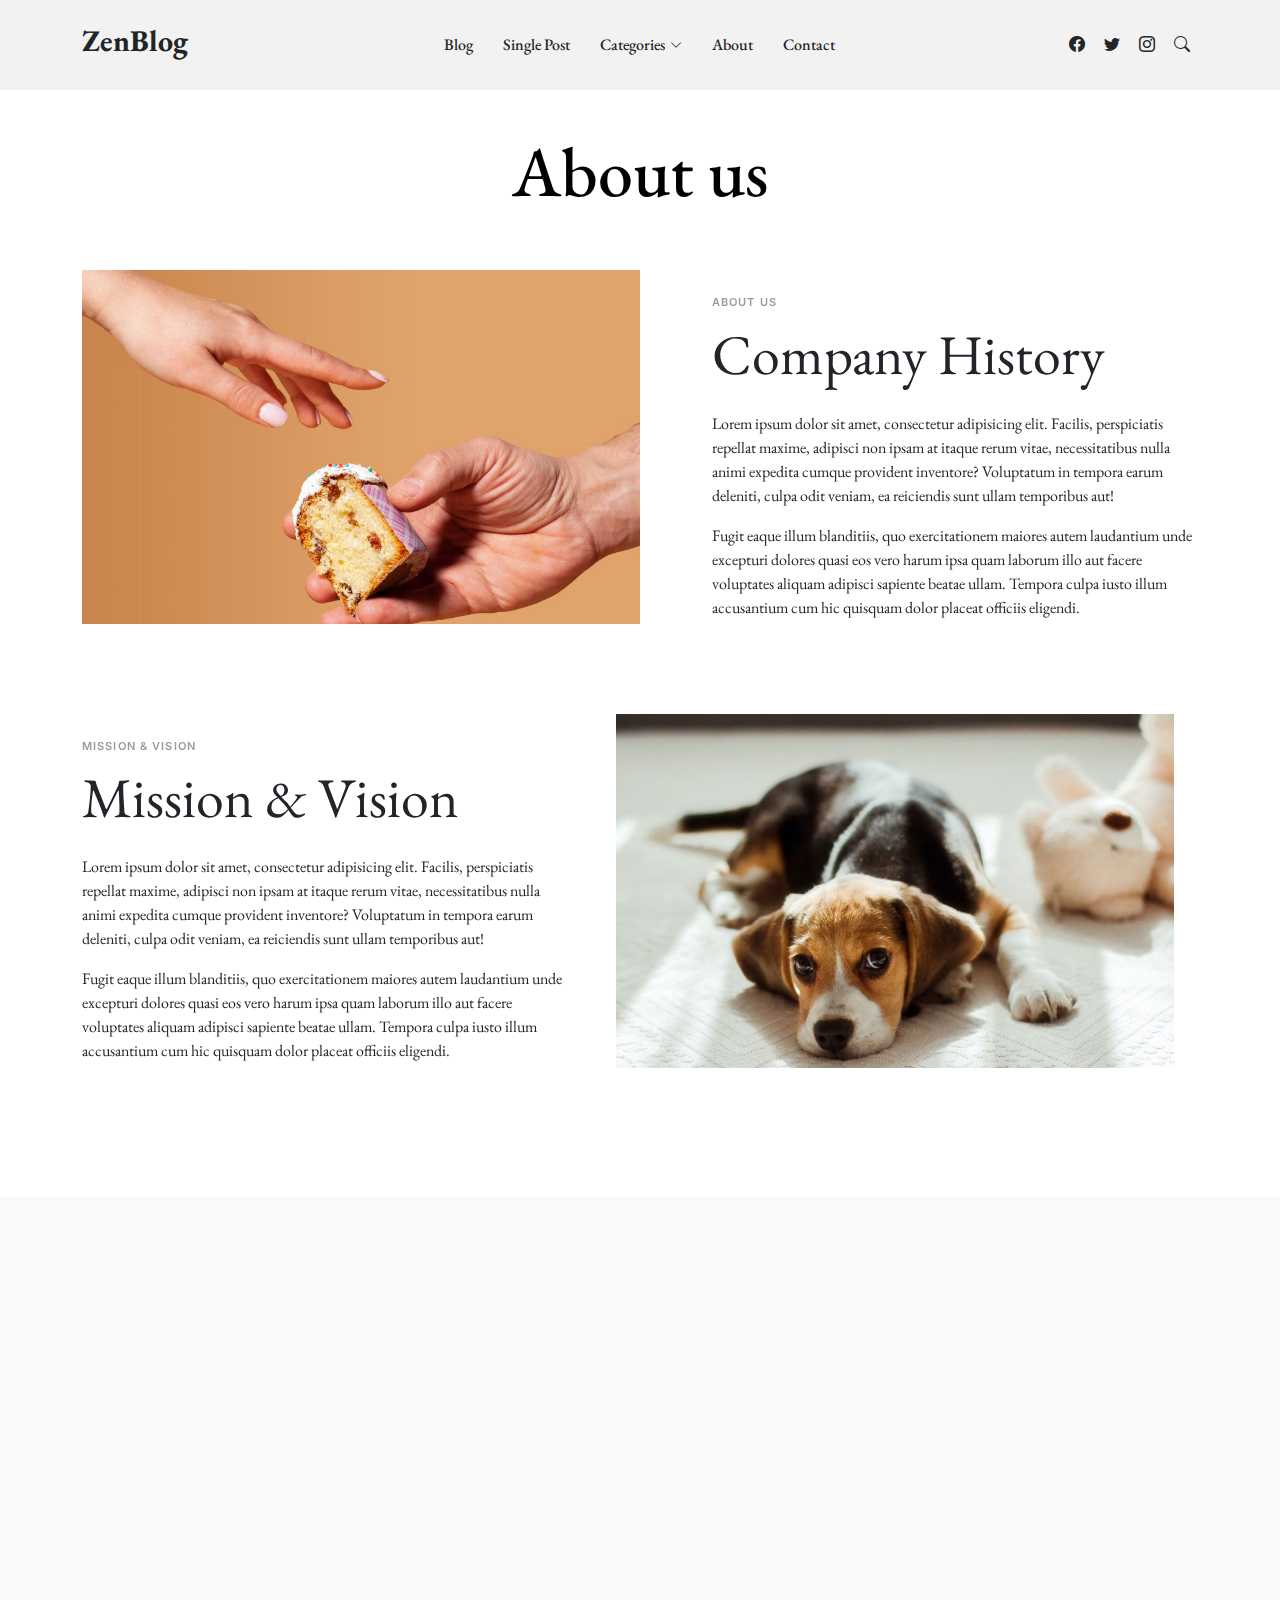
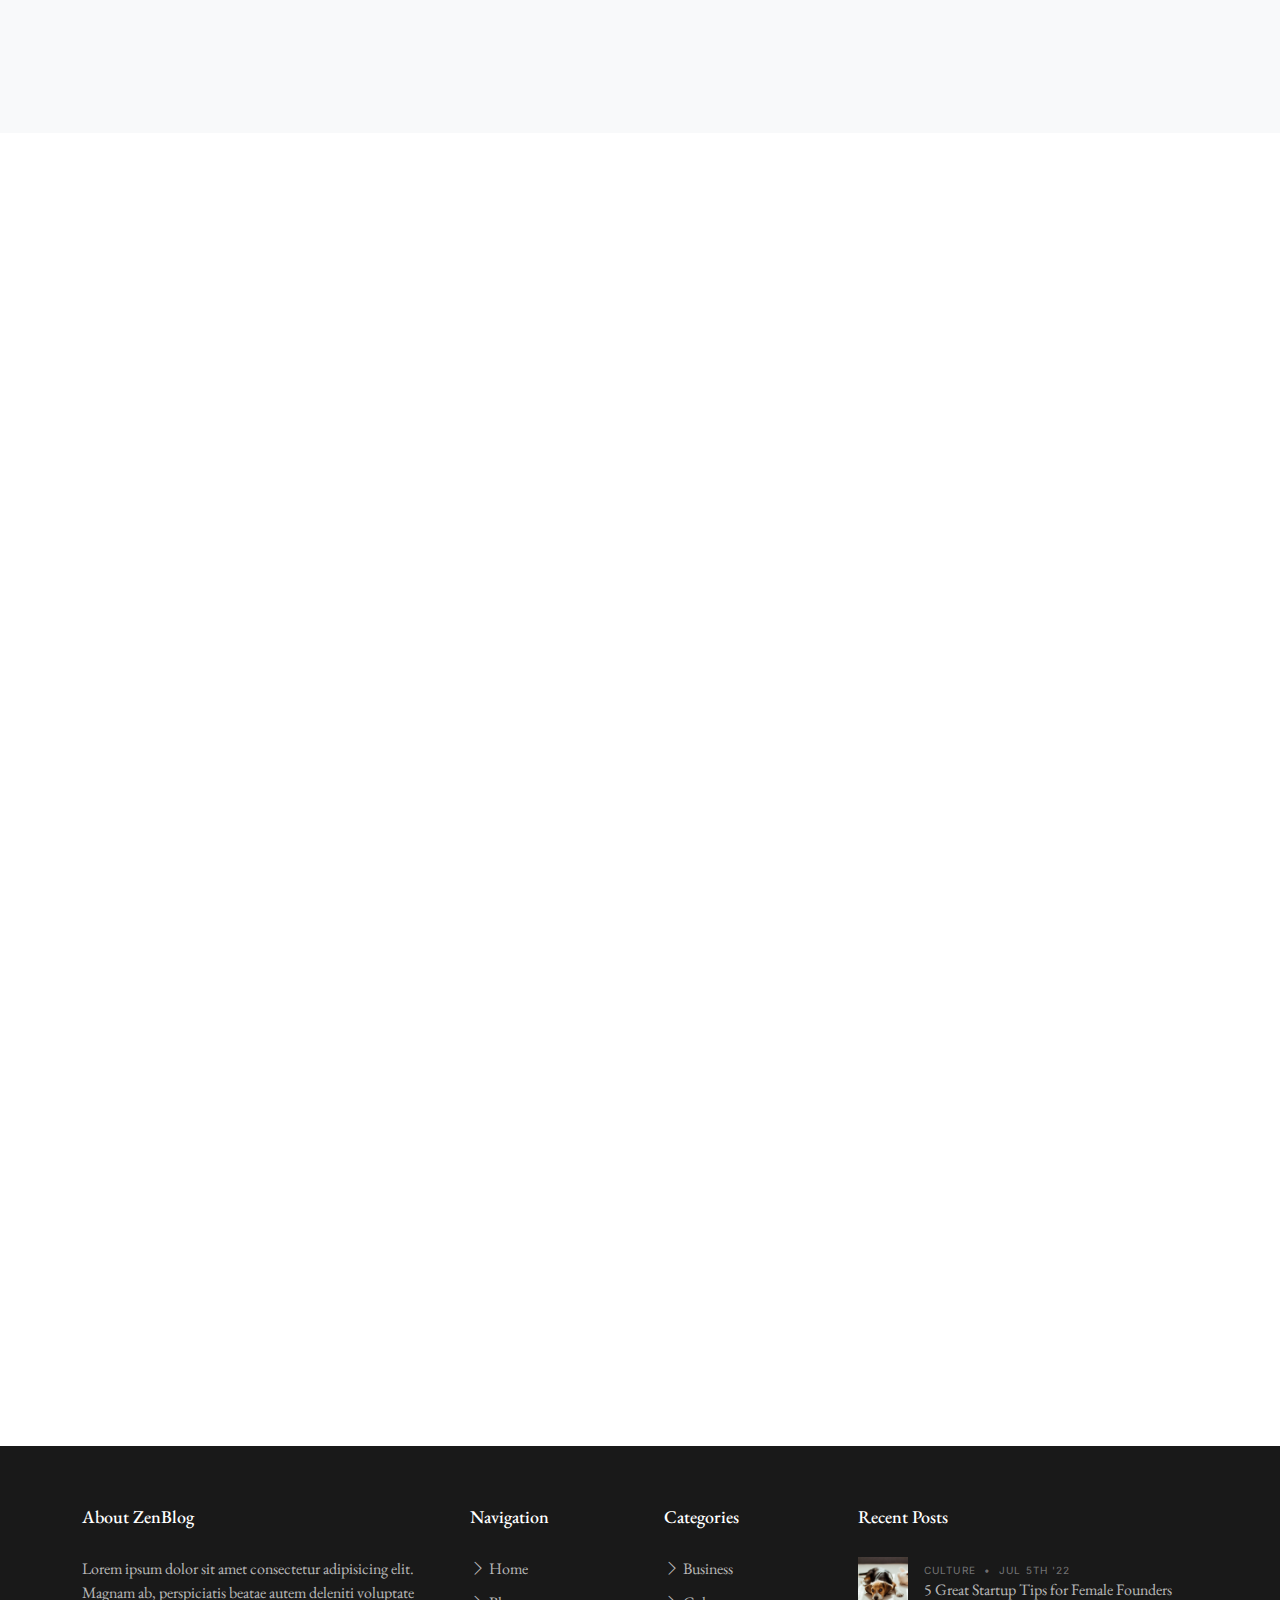
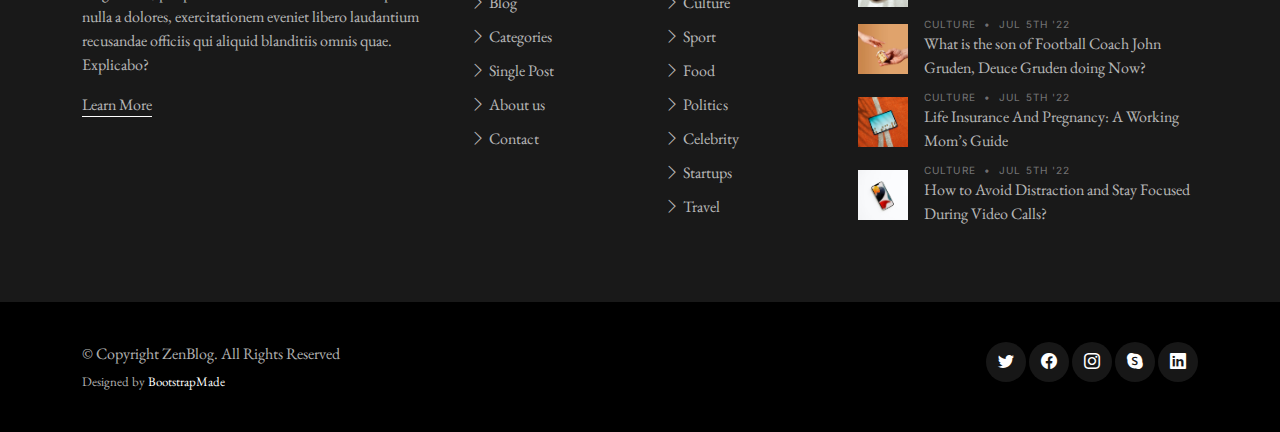
<file: Websites/ZenBlog/ZenBlog/about.html>
<!DOCTYPE html>
<html lang="en">

<head>
  <meta charset="utf-8">
  <meta content="width=device-width, initial-scale=1.0" name="viewport">

  <title>ZenBlog Bootstrap Template - About</title>
  <meta content="" name="description">
  <meta content="" name="keywords">

  <!-- Favicons -->
  <link href="assets/img/favicon.png" rel="icon">
  <link href="assets/img/apple-touch-icon.png" rel="apple-touch-icon">

  <!-- Google Fonts -->
  <link rel="preconnect" href="https://fonts.googleapis.com">
  <link rel="preconnect" href="https://fonts.gstatic.com" crossorigin>
  <link href="https://fonts.googleapis.com/css2?family=EB+Garamond:wght@400;500&family=Inter:wght@400;500&family=Playfair+Display:ital,wght@0,400;0,700;1,400;1,700&display=swap" rel="stylesheet">

  <!-- Vendor CSS Files -->
  <link href="assets/vendor/bootstrap/css/bootstrap.min.css" rel="stylesheet">
  <link href="assets/vendor/bootstrap-icons/bootstrap-icons.css" rel="stylesheet">
  <link href="assets/vendor/swiper/swiper-bundle.min.css" rel="stylesheet">
  <link href="assets/vendor/glightbox/css/glightbox.min.css" rel="stylesheet">
  <link href="assets/vendor/aos/aos.css" rel="stylesheet">

  <!-- Template Main CSS Files -->
  <link href="assets/css/variables.css" rel="stylesheet">
  <link href="assets/css/main.css" rel="stylesheet">

  <!-- =======================================================
  * Template Name: ZenBlog - v1.3.0
  * Template URL: https://bootstrapmade.com/zenblog-bootstrap-blog-template/
  * Author: BootstrapMade.com
  * License: https:///bootstrapmade.com/license/
  ======================================================== -->
</head>

<body>

  <!-- ======= Header ======= -->
  <header id="header" class="header d-flex align-items-center fixed-top">
    <div class="container-fluid container-xl d-flex align-items-center justify-content-between">

      <a href="index.html" class="logo d-flex align-items-center">
        <!-- Uncomment the line below if you also wish to use an image logo -->
        <!-- <img src="assets/img/logo.png" alt=""> -->
        <h1>ZenBlog</h1>
      </a>

      <nav id="navbar" class="navbar">
        <ul>
          <li><a href="index.html">Blog</a></li>
          <li><a href="single-post.html">Single Post</a></li>
          <li class="dropdown"><a href="category.html"><span>Categories</span> <i class="bi bi-chevron-down dropdown-indicator"></i></a>
            <ul>
              <li><a href="search-result.html">Search Result</a></li>
              <li><a href="#">Drop Down 1</a></li>
              <li class="dropdown"><a href="#"><span>Deep Drop Down</span> <i class="bi bi-chevron-down dropdown-indicator"></i></a>
                <ul>
                  <li><a href="#">Deep Drop Down 1</a></li>
                  <li><a href="#">Deep Drop Down 2</a></li>
                  <li><a href="#">Deep Drop Down 3</a></li>
                  <li><a href="#">Deep Drop Down 4</a></li>
                  <li><a href="#">Deep Drop Down 5</a></li>
                </ul>
              </li>
              <li><a href="#">Drop Down 2</a></li>
              <li><a href="#">Drop Down 3</a></li>
              <li><a href="#">Drop Down 4</a></li>
            </ul>
          </li>

          <li><a href="about.html">About</a></li>
          <li><a href="contact.html">Contact</a></li>
        </ul>
      </nav><!-- .navbar -->

      <div class="position-relative">
        <a href="#" class="mx-2"><span class="bi-facebook"></span></a>
        <a href="#" class="mx-2"><span class="bi-twitter"></span></a>
        <a href="#" class="mx-2"><span class="bi-instagram"></span></a>

        <a href="#" class="mx-2 js-search-open"><span class="bi-search"></span></a>
        <i class="bi bi-list mobile-nav-toggle"></i>

        <!-- ======= Search Form ======= -->
        <div class="search-form-wrap js-search-form-wrap">
          <form action="search-result.html" class="search-form">
            <span class="icon bi-search"></span>
            <input type="text" placeholder="Search" class="form-control">
            <button class="btn js-search-close"><span class="bi-x"></span></button>
          </form>
        </div><!-- End Search Form -->

      </div>

    </div>

  </header><!-- End Header -->

  <main id="main">
    <section>
      <div class="container" data-aos="fade-up">
        <div class="row">
          <div class="col-lg-12 text-center mb-5">
            <h1 class="page-title">About us</h1>
          </div>
        </div>

        <div class="row mb-5">

          <div class="d-md-flex post-entry-2 half">
            <a href="#" class="me-4 thumbnail">
              <img src="assets/img/post-landscape-2.jpg" alt="" class="img-fluid">
            </a>
            <div class="ps-md-5 mt-4 mt-md-0">
              <div class="post-meta mt-4">About us</div>
              <h2 class="mb-4 display-4">Company History</h2>

              <p>Lorem ipsum dolor sit amet, consectetur adipisicing elit. Facilis, perspiciatis repellat maxime, adipisci non ipsam at itaque rerum vitae, necessitatibus nulla animi expedita cumque provident inventore? Voluptatum in tempora earum deleniti, culpa odit veniam, ea reiciendis sunt ullam temporibus aut!</p>
              <p>Fugit eaque illum blanditiis, quo exercitationem maiores autem laudantium unde excepturi dolores quasi eos vero harum ipsa quam laborum illo aut facere voluptates aliquam adipisci sapiente beatae ullam. Tempora culpa iusto illum accusantium cum hic quisquam dolor placeat officiis eligendi.</p>
            </div>
          </div>

          <div class="d-md-flex post-entry-2 half mt-5">
            <a href="#" class="me-4 thumbnail order-2">
              <img src="assets/img/post-landscape-1.jpg" alt="" class="img-fluid">
            </a>
            <div class="pe-md-5 mt-4 mt-md-0">
              <div class="post-meta mt-4">Mission &amp; Vision</div>
              <h2 class="mb-4 display-4">Mission &amp; Vision</h2>

              <p>Lorem ipsum dolor sit amet, consectetur adipisicing elit. Facilis, perspiciatis repellat maxime, adipisci non ipsam at itaque rerum vitae, necessitatibus nulla animi expedita cumque provident inventore? Voluptatum in tempora earum deleniti, culpa odit veniam, ea reiciendis sunt ullam temporibus aut!</p>
              <p>Fugit eaque illum blanditiis, quo exercitationem maiores autem laudantium unde excepturi dolores quasi eos vero harum ipsa quam laborum illo aut facere voluptates aliquam adipisci sapiente beatae ullam. Tempora culpa iusto illum accusantium cum hic quisquam dolor placeat officiis eligendi.</p>
            </div>
          </div>

        </div>

      </div>
    </section>

    <section class="mb-5 bg-light py-5">
      <div class="container" data-aos="fade-up">
        <div class="row justify-content-between align-items-lg-center">
          <div class="col-lg-5 mb-4 mb-lg-0">
            <h2 class="display-4 mb-4">Latest News</h2>
            <p>Lorem ipsum dolor sit amet consectetur adipisicing elit. Sed, rem eaque vel est asperiores iste pariatur placeat molestias, rerum provident ea maiores debitis eum earum esse quas architecto! Minima, voluptatum! Minus tempora distinctio quo sint est blanditiis voluptate eos. Commodi dolore nesciunt culpa adipisci nemo expedita suscipit autem dolorum rerum?</p>
            <p>At magni dolore ullam odio sapiente ipsam, numquam eius minus animi inventore alias quam fugit corrupti error iste laboriosam dolorum culpa doloremque eligendi repellat iusto vel impedit odit cum. Sequi atque molestias nesciunt rem eum pariatur quibusdam deleniti saepe eius maiores porro quam, praesentium ipsa deserunt laboriosam adipisci. Optio, animi!</p>
            <p><a href="#" class="more">View All Blog Posts</a></p>
          </div>
          <div class="col-lg-6">
            <div class="row">
              <div class="col-6">
                <img src="assets/img/post-portrait-3.jpg" alt="" class="img-fluid mb-4">
              </div>
              <div class="col-6 mt-4">
                <img src="assets/img/post-portrait-4.jpg" alt="" class="img-fluid mb-4">
              </div>
            </div>
          </div>
        </div>
      </div>
    </section>

    <section>
      <div class="container" data-aos="fade-up">
        <div class="row">
          <div class="col-12 text-center mb-5">
            <div class="row justify-content-center">
              <div class="col-lg-6">
                <h2 class="display-4">Our Team</h2>
                <p>Lorem ipsum dolor sit amet consectetur adipisicing elit. Nihil sint sed, fugit distinctio ad eius itaque deserunt doloribus harum excepturi laudantium sit officiis et eaque blanditiis. Dolore natus excepturi recusandae.</p>
              </div>
            </div>
          </div>
          <div class="col-lg-4 text-center mb-5">
            <img src="assets/img/person-1.jpg" alt="" class="img-fluid rounded-circle w-50 mb-4">
            <h4>Cameron Williamson</h4>
            <span class="d-block mb-3 text-uppercase">Founder &amp; CEO</span>
            <p>Lorem ipsum dolor sit amet, consectetur adipisicing elit. Facilis, perspiciatis repellat maxime, adipisci non ipsam at itaque rerum vitae, necessitatibus nulla animi expedita cumque provident inventore? Voluptatum in tempora earum deleniti, culpa odit veniam, ea reiciendis sunt ullam temporibus aut!</p>
          </div>
          <div class="col-lg-4 text-center mb-5">
            <img src="assets/img/person-2.jpg" alt="" class="img-fluid rounded-circle w-50 mb-4">
            <h4>Wade Warren</h4>
            <span class="d-block mb-3 text-uppercase">Founder, VP</span>
            <p>Lorem ipsum dolor sit amet, consectetur adipisicing elit. Facilis, perspiciatis repellat maxime, adipisci non ipsam at itaque rerum vitae, necessitatibus nulla animi expedita cumque provident inventore? Voluptatum in tempora earum deleniti, culpa odit veniam, ea reiciendis sunt ullam temporibus aut!</p>
          </div>
          <div class="col-lg-4 text-center mb-5">
            <img src="assets/img/person-3.jpg" alt="" class="img-fluid rounded-circle w-50 mb-4">
            <h4>Jane Cooper</h4>
            <span class="d-block mb-3 text-uppercase">Editor Staff</span>
            <p>Lorem ipsum dolor sit amet, consectetur adipisicing elit. Facilis, perspiciatis repellat maxime, adipisci non ipsam at itaque rerum vitae, necessitatibus nulla animi expedita cumque provident inventore? Voluptatum in tempora earum deleniti, culpa odit veniam, ea reiciendis sunt ullam temporibus aut!</p>
          </div>
          <div class="col-lg-4 text-center mb-5">
            <img src="assets/img/person-4.jpg" alt="" class="img-fluid rounded-circle w-50 mb-4">
            <h4>Cameron Williamson</h4>
            <span class="d-block mb-3 text-uppercase">Editor Staff</span>
            <p>Lorem ipsum dolor sit amet, consectetur adipisicing elit. Facilis, perspiciatis repellat maxime, adipisci non ipsam at itaque rerum vitae, necessitatibus nulla animi expedita cumque provident inventore? Voluptatum in tempora earum deleniti, culpa odit veniam, ea reiciendis sunt ullam temporibus aut!</p>
          </div>
          <div class="col-lg-4 text-center mb-5">
            <img src="assets/img/person-5.jpg" alt="" class="img-fluid rounded-circle w-50 mb-4">
            <h4>Cameron Williamson</h4>
            <span class="d-block mb-3 text-uppercase">Editor Staff</span>
            <p>Lorem ipsum dolor sit amet, consectetur adipisicing elit. Facilis, perspiciatis repellat maxime, adipisci non ipsam at itaque rerum vitae, necessitatibus nulla animi expedita cumque provident inventore? Voluptatum in tempora earum deleniti, culpa odit veniam, ea reiciendis sunt ullam temporibus aut!</p>
          </div>
          <div class="col-lg-4 text-center mb-5">
            <img src="assets/img/person-6.jpg" alt="" class="img-fluid rounded-circle w-50 mb-4">
            <h4>Cameron Williamson</h4>
            <span class="d-block mb-3 text-uppercase">Editor Staff</span>
            <p>Lorem ipsum dolor sit amet, consectetur adipisicing elit. Facilis, perspiciatis repellat maxime, adipisci non ipsam at itaque rerum vitae, necessitatibus nulla animi expedita cumque provident inventore? Voluptatum in tempora earum deleniti, culpa odit veniam, ea reiciendis sunt ullam temporibus aut!</p>
          </div>
        </div>
      </div>
    </section>

  </main><!-- End #main -->

  <!-- ======= Footer ======= -->
  <footer id="footer" class="footer">

    <div class="footer-content">
      <div class="container">

        <div class="row g-5">
          <div class="col-lg-4">
            <h3 class="footer-heading">About ZenBlog</h3>
            <p>Lorem ipsum dolor sit amet consectetur adipisicing elit. Magnam ab, perspiciatis beatae autem deleniti voluptate nulla a dolores, exercitationem eveniet libero laudantium recusandae officiis qui aliquid blanditiis omnis quae. Explicabo?</p>
            <p><a href="about.html" class="footer-link-more">Learn More</a></p>
          </div>
          <div class="col-6 col-lg-2">
            <h3 class="footer-heading">Navigation</h3>
            <ul class="footer-links list-unstyled">
              <li><a href="index.html"><i class="bi bi-chevron-right"></i> Home</a></li>
              <li><a href="index.html"><i class="bi bi-chevron-right"></i> Blog</a></li>
              <li><a href="category.html"><i class="bi bi-chevron-right"></i> Categories</a></li>
              <li><a href="single-post.html"><i class="bi bi-chevron-right"></i> Single Post</a></li>
              <li><a href="about.html"><i class="bi bi-chevron-right"></i> About us</a></li>
              <li><a href="contact.html"><i class="bi bi-chevron-right"></i> Contact</a></li>
            </ul>
          </div>
          <div class="col-6 col-lg-2">
            <h3 class="footer-heading">Categories</h3>
            <ul class="footer-links list-unstyled">
              <li><a href="category.html"><i class="bi bi-chevron-right"></i> Business</a></li>
              <li><a href="category.html"><i class="bi bi-chevron-right"></i> Culture</a></li>
              <li><a href="category.html"><i class="bi bi-chevron-right"></i> Sport</a></li>
              <li><a href="category.html"><i class="bi bi-chevron-right"></i> Food</a></li>
              <li><a href="category.html"><i class="bi bi-chevron-right"></i> Politics</a></li>
              <li><a href="category.html"><i class="bi bi-chevron-right"></i> Celebrity</a></li>
              <li><a href="category.html"><i class="bi bi-chevron-right"></i> Startups</a></li>
              <li><a href="category.html"><i class="bi bi-chevron-right"></i> Travel</a></li>

            </ul>
          </div>

          <div class="col-lg-4">
            <h3 class="footer-heading">Recent Posts</h3>

            <ul class="footer-links footer-blog-entry list-unstyled">
              <li>
                <a href="single-post.html" class="d-flex align-items-center">
                  <img src="assets/img/post-sq-1.jpg" alt="" class="img-fluid me-3">
                  <div>
                    <div class="post-meta d-block"><span class="date">Culture</span> <span class="mx-1">&bullet;</span> <span>Jul 5th '22</span></div>
                    <span>5 Great Startup Tips for Female Founders</span>
                  </div>
                </a>
              </li>

              <li>
                <a href="single-post.html" class="d-flex align-items-center">
                  <img src="assets/img/post-sq-2.jpg" alt="" class="img-fluid me-3">
                  <div>
                    <div class="post-meta d-block"><span class="date">Culture</span> <span class="mx-1">&bullet;</span> <span>Jul 5th '22</span></div>
                    <span>What is the son of Football Coach John Gruden, Deuce Gruden doing Now?</span>
                  </div>
                </a>
              </li>

              <li>
                <a href="single-post.html" class="d-flex align-items-center">
                  <img src="assets/img/post-sq-3.jpg" alt="" class="img-fluid me-3">
                  <div>
                    <div class="post-meta d-block"><span class="date">Culture</span> <span class="mx-1">&bullet;</span> <span>Jul 5th '22</span></div>
                    <span>Life Insurance And Pregnancy: A Working Mom’s Guide</span>
                  </div>
                </a>
              </li>

              <li>
                <a href="single-post.html" class="d-flex align-items-center">
                  <img src="assets/img/post-sq-4.jpg" alt="" class="img-fluid me-3">
                  <div>
                    <div class="post-meta d-block"><span class="date">Culture</span> <span class="mx-1">&bullet;</span> <span>Jul 5th '22</span></div>
                    <span>How to Avoid Distraction and Stay Focused During Video Calls?</span>
                  </div>
                </a>
              </li>

            </ul>

          </div>
        </div>
      </div>
    </div>

    <div class="footer-legal">
      <div class="container">

        <div class="row justify-content-between">
          <div class="col-md-6 text-center text-md-start mb-3 mb-md-0">
            <div class="copyright">
              © Copyright <strong><span>ZenBlog</span></strong>. All Rights Reserved
            </div>

            <div class="credits">
              <!-- All the links in the footer should remain intact. -->
              <!-- You can delete the links only if you purchased the pro version. -->
              <!-- Licensing information: https://bootstrapmade.com/license/ -->
              <!-- Purchase the pro version with working PHP/AJAX contact form: https://bootstrapmade.com/herobiz-bootstrap-business-template/ -->
              Designed by <a href="https://bootstrapmade.com/">BootstrapMade</a>
            </div>

          </div>

          <div class="col-md-6">
            <div class="social-links mb-3 mb-lg-0 text-center text-md-end">
              <a href="#" class="twitter"><i class="bi bi-twitter"></i></a>
              <a href="#" class="facebook"><i class="bi bi-facebook"></i></a>
              <a href="#" class="instagram"><i class="bi bi-instagram"></i></a>
              <a href="#" class="google-plus"><i class="bi bi-skype"></i></a>
              <a href="#" class="linkedin"><i class="bi bi-linkedin"></i></a>
            </div>

          </div>

        </div>

      </div>
    </div>

  </footer>

  <a href="#" class="scroll-top d-flex align-items-center justify-content-center"><i class="bi bi-arrow-up-short"></i></a>

  <!-- Vendor JS Files -->
  <script src="assets/vendor/bootstrap/js/bootstrap.bundle.min.js"></script>
  <script src="assets/vendor/swiper/swiper-bundle.min.js"></script>
  <script src="assets/vendor/glightbox/js/glightbox.min.js"></script>
  <script src="assets/vendor/aos/aos.js"></script>
  <script src="assets/vendor/php-email-form/validate.js"></script>

  <!-- Template Main JS File -->
  <script src="assets/js/main.js"></script>

</body>

</html>
</file>
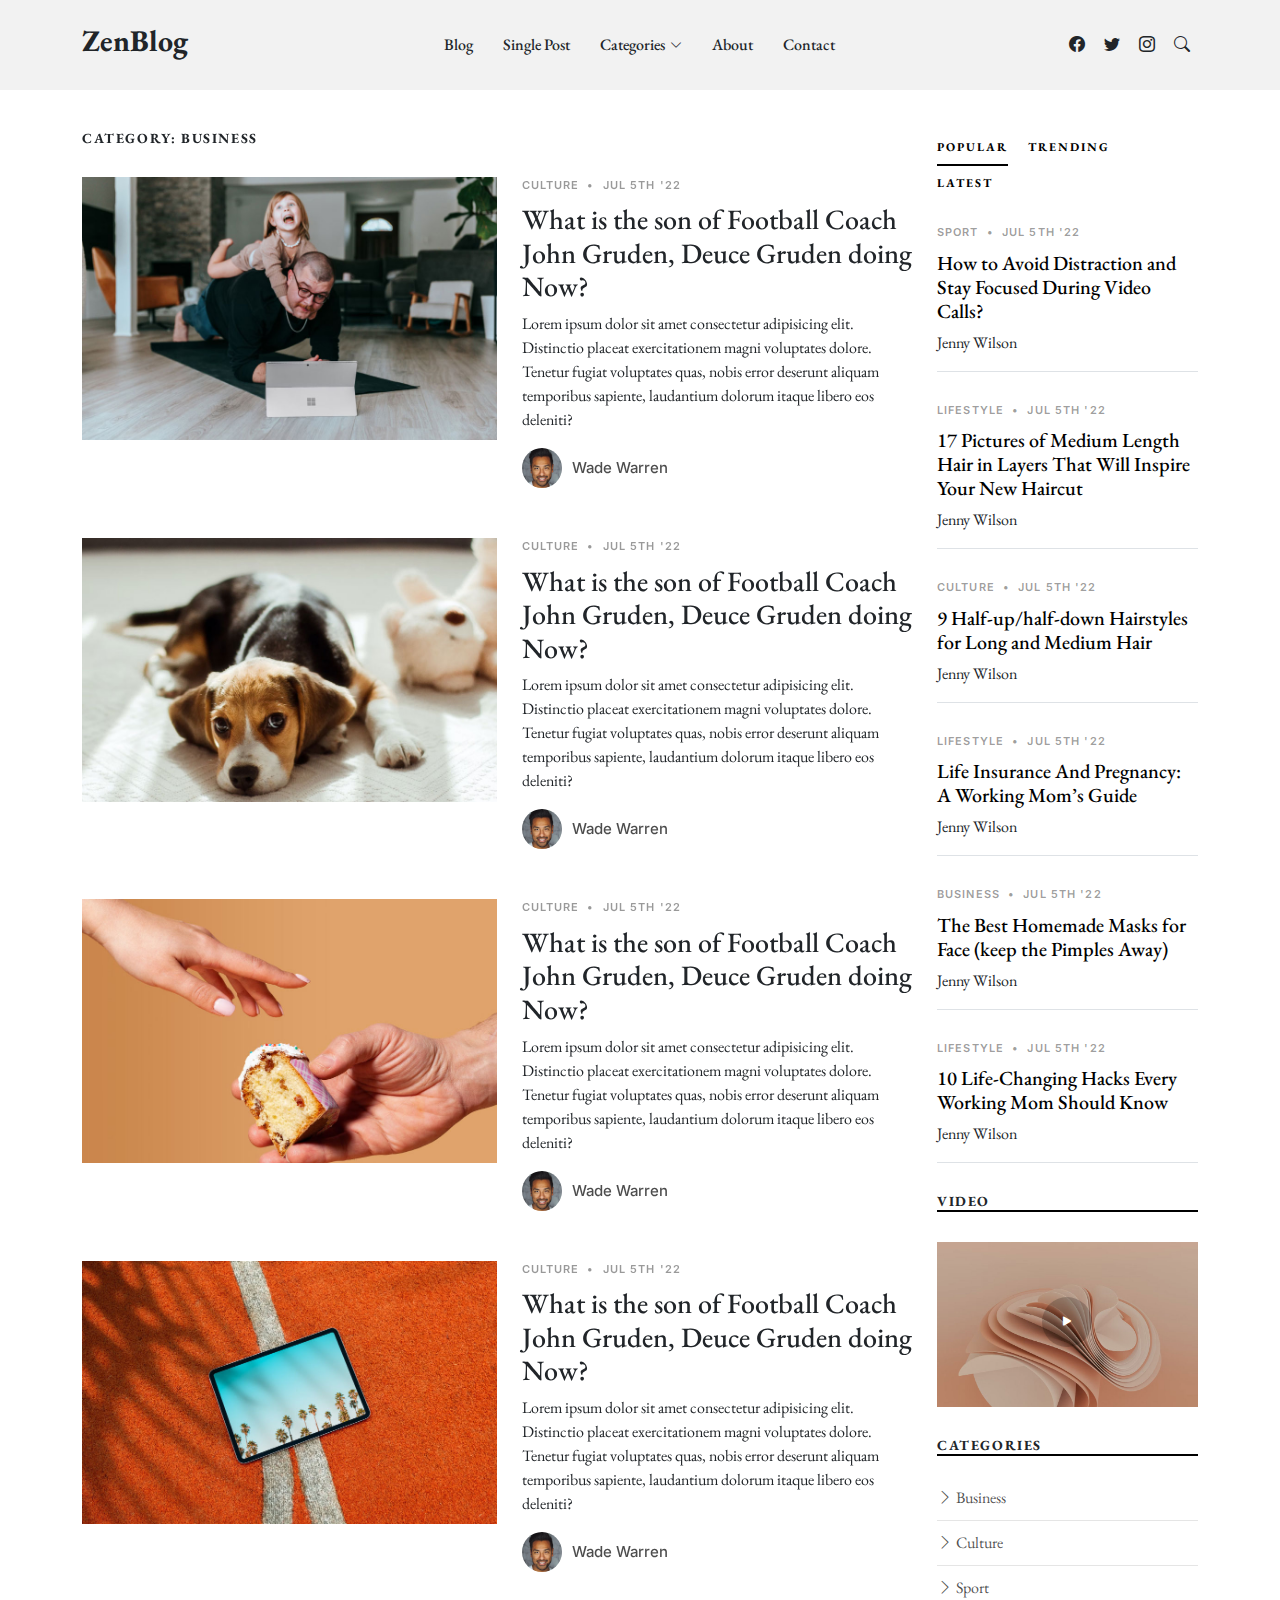
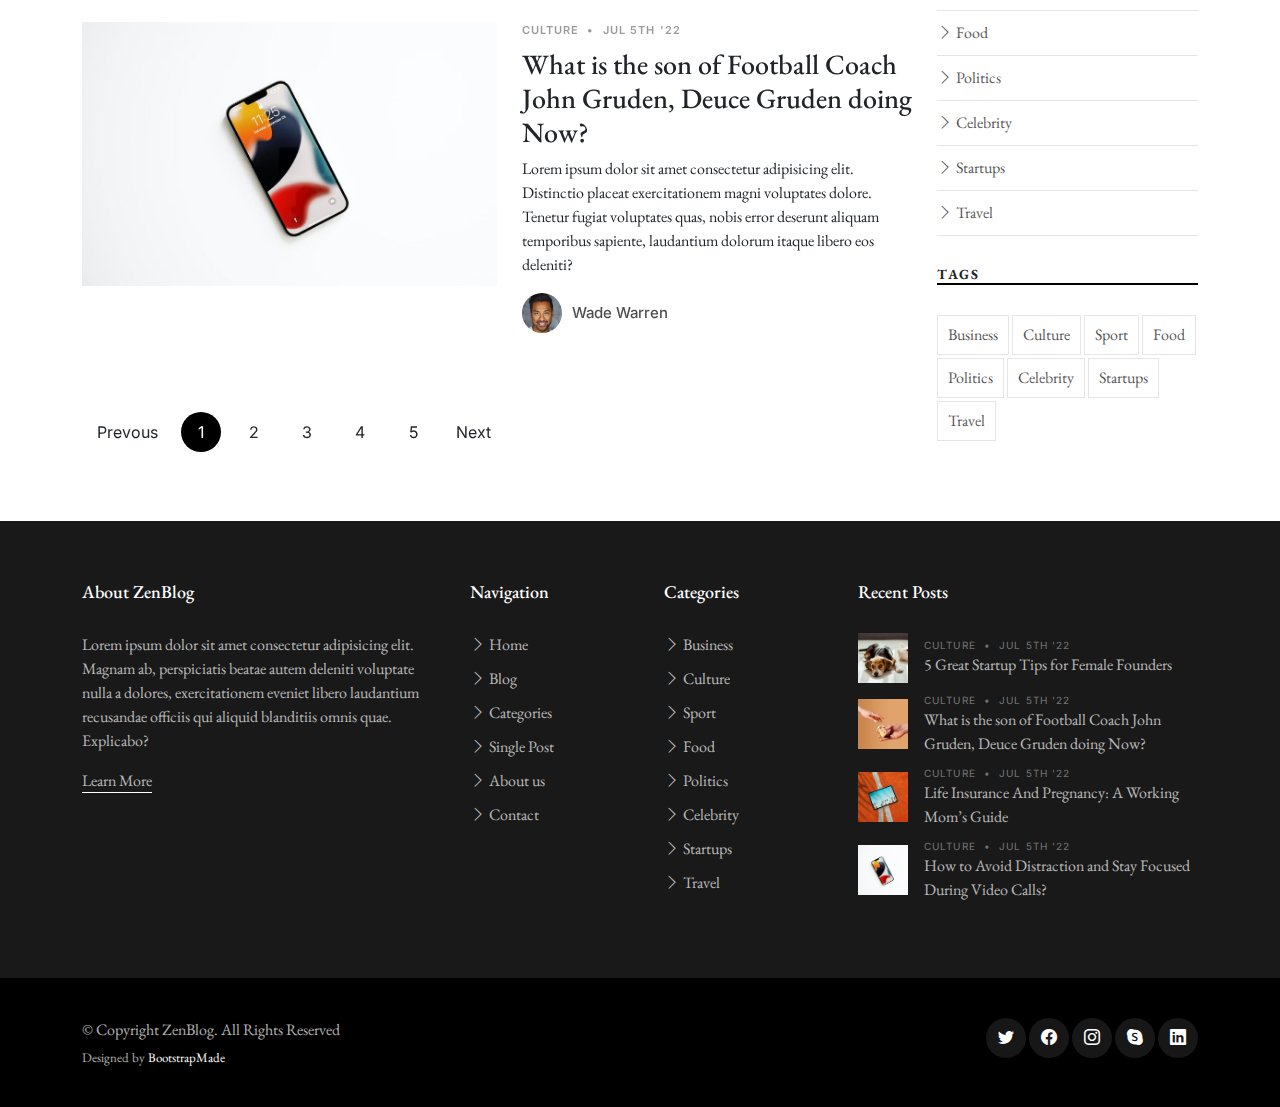
<file: Websites/ZenBlog/ZenBlog/category.html>
<!DOCTYPE html>
<html lang="en">

<head>
  <meta charset="utf-8">
  <meta content="width=device-width, initial-scale=1.0" name="viewport">

  <title>ZenBlog Bootstrap Template - Category</title>
  <meta content="" name="description">
  <meta content="" name="keywords">

  <!-- Favicons -->
  <link href="assets/img/favicon.png" rel="icon">
  <link href="assets/img/apple-touch-icon.png" rel="apple-touch-icon">

  <!-- Google Fonts -->
  <link rel="preconnect" href="https://fonts.googleapis.com">
  <link rel="preconnect" href="https://fonts.gstatic.com" crossorigin>
  <link href="https://fonts.googleapis.com/css2?family=EB+Garamond:wght@400;500&family=Inter:wght@400;500&family=Playfair+Display:ital,wght@0,400;0,700;1,400;1,700&display=swap" rel="stylesheet">

  <!-- Vendor CSS Files -->
  <link href="assets/vendor/bootstrap/css/bootstrap.min.css" rel="stylesheet">
  <link href="assets/vendor/bootstrap-icons/bootstrap-icons.css" rel="stylesheet">
  <link href="assets/vendor/swiper/swiper-bundle.min.css" rel="stylesheet">
  <link href="assets/vendor/glightbox/css/glightbox.min.css" rel="stylesheet">
  <link href="assets/vendor/aos/aos.css" rel="stylesheet">

  <!-- Template Main CSS Files -->
  <link href="assets/css/variables.css" rel="stylesheet">
  <link href="assets/css/main.css" rel="stylesheet">

  <!-- =======================================================
  * Template Name: ZenBlog - v1.3.0
  * Template URL: https://bootstrapmade.com/zenblog-bootstrap-blog-template/
  * Author: BootstrapMade.com
  * License: https:///bootstrapmade.com/license/
  ======================================================== -->
</head>

<body>

  <!-- ======= Header ======= -->
  <header id="header" class="header d-flex align-items-center fixed-top">
    <div class="container-fluid container-xl d-flex align-items-center justify-content-between">

      <a href="index.html" class="logo d-flex align-items-center">
        <!-- Uncomment the line below if you also wish to use an image logo -->
        <!-- <img src="assets/img/logo.png" alt=""> -->
        <h1>ZenBlog</h1>
      </a>

      <nav id="navbar" class="navbar">
        <ul>
          <li><a href="index.html">Blog</a></li>
          <li><a href="single-post.html">Single Post</a></li>
          <li class="dropdown"><a href="category.html"><span>Categories</span> <i class="bi bi-chevron-down dropdown-indicator"></i></a>
            <ul>
              <li><a href="search-result.html">Search Result</a></li>
              <li><a href="#">Drop Down 1</a></li>
              <li class="dropdown"><a href="#"><span>Deep Drop Down</span> <i class="bi bi-chevron-down dropdown-indicator"></i></a>
                <ul>
                  <li><a href="#">Deep Drop Down 1</a></li>
                  <li><a href="#">Deep Drop Down 2</a></li>
                  <li><a href="#">Deep Drop Down 3</a></li>
                  <li><a href="#">Deep Drop Down 4</a></li>
                  <li><a href="#">Deep Drop Down 5</a></li>
                </ul>
              </li>
              <li><a href="#">Drop Down 2</a></li>
              <li><a href="#">Drop Down 3</a></li>
              <li><a href="#">Drop Down 4</a></li>
            </ul>
          </li>

          <li><a href="about.html">About</a></li>
          <li><a href="contact.html">Contact</a></li>
        </ul>
      </nav><!-- .navbar -->

      <div class="position-relative">
        <a href="#" class="mx-2"><span class="bi-facebook"></span></a>
        <a href="#" class="mx-2"><span class="bi-twitter"></span></a>
        <a href="#" class="mx-2"><span class="bi-instagram"></span></a>

        <a href="#" class="mx-2 js-search-open"><span class="bi-search"></span></a>
        <i class="bi bi-list mobile-nav-toggle"></i>

        <!-- ======= Search Form ======= -->
        <div class="search-form-wrap js-search-form-wrap">
          <form action="search-result.html" class="search-form">
            <span class="icon bi-search"></span>
            <input type="text" placeholder="Search" class="form-control">
            <button class="btn js-search-close"><span class="bi-x"></span></button>
          </form>
        </div><!-- End Search Form -->

      </div>

    </div>

  </header><!-- End Header -->

  <main id="main">
    <section>
      <div class="container">
        <div class="row">

          <div class="col-md-9" data-aos="fade-up">
            <h3 class="category-title">Category: Business</h3>

            <div class="d-md-flex post-entry-2 half">
              <a href="single-post.html" class="me-4 thumbnail">
                <img src="assets/img/post-landscape-6.jpg" alt="" class="img-fluid">
              </a>
              <div>
                <div class="post-meta"><span class="date">Culture</span> <span class="mx-1">&bullet;</span> <span>Jul 5th '22</span></div>
                <h3><a href="single-post.html">What is the son of Football Coach John Gruden, Deuce Gruden doing Now?</a></h3>
                <p>Lorem ipsum dolor sit amet consectetur adipisicing elit. Distinctio placeat exercitationem magni voluptates dolore. Tenetur fugiat voluptates quas, nobis error deserunt aliquam temporibus sapiente, laudantium dolorum itaque libero eos deleniti?</p>
                <div class="d-flex align-items-center author">
                  <div class="photo"><img src="assets/img/person-2.jpg" alt="" class="img-fluid"></div>
                  <div class="name">
                    <h3 class="m-0 p-0">Wade Warren</h3>
                  </div>
                </div>
              </div>
            </div>

            <div class="d-md-flex post-entry-2 half">
              <a href="single-post.html" class="me-4 thumbnail">
                <img src="assets/img/post-landscape-1.jpg" alt="" class="img-fluid">
              </a>
              <div>
                <div class="post-meta"><span class="date">Culture</span> <span class="mx-1">&bullet;</span> <span>Jul 5th '22</span></div>
                <h3><a href="single-post.html">What is the son of Football Coach John Gruden, Deuce Gruden doing Now?</a></h3>
                <p>Lorem ipsum dolor sit amet consectetur adipisicing elit. Distinctio placeat exercitationem magni voluptates dolore. Tenetur fugiat voluptates quas, nobis error deserunt aliquam temporibus sapiente, laudantium dolorum itaque libero eos deleniti?</p>
                <div class="d-flex align-items-center author">
                  <div class="photo"><img src="assets/img/person-2.jpg" alt="" class="img-fluid"></div>
                  <div class="name">
                    <h3 class="m-0 p-0">Wade Warren</h3>
                  </div>
                </div>
              </div>
            </div>

            <div class="d-md-flex post-entry-2 half">
              <a href="single-post.html" class="me-4 thumbnail">
                <img src="assets/img/post-landscape-2.jpg" alt="" class="img-fluid">
              </a>
              <div>
                <div class="post-meta"><span class="date">Culture</span> <span class="mx-1">&bullet;</span> <span>Jul 5th '22</span></div>
                <h3><a href="single-post.html">What is the son of Football Coach John Gruden, Deuce Gruden doing Now?</a></h3>
                <p>Lorem ipsum dolor sit amet consectetur adipisicing elit. Distinctio placeat exercitationem magni voluptates dolore. Tenetur fugiat voluptates quas, nobis error deserunt aliquam temporibus sapiente, laudantium dolorum itaque libero eos deleniti?</p>
                <div class="d-flex align-items-center author">
                  <div class="photo"><img src="assets/img/person-2.jpg" alt="" class="img-fluid"></div>
                  <div class="name">
                    <h3 class="m-0 p-0">Wade Warren</h3>
                  </div>
                </div>
              </div>
            </div>

            <div class="d-md-flex post-entry-2 half">
              <a href="single-post.html" class="me-4 thumbnail">
                <img src="assets/img/post-landscape-3.jpg" alt="" class="img-fluid">
              </a>
              <div>
                <div class="post-meta"><span class="date">Culture</span> <span class="mx-1">&bullet;</span> <span>Jul 5th '22</span></div>
                <h3><a href="single-post.html">What is the son of Football Coach John Gruden, Deuce Gruden doing Now?</a></h3>
                <p>Lorem ipsum dolor sit amet consectetur adipisicing elit. Distinctio placeat exercitationem magni voluptates dolore. Tenetur fugiat voluptates quas, nobis error deserunt aliquam temporibus sapiente, laudantium dolorum itaque libero eos deleniti?</p>
                <div class="d-flex align-items-center author">
                  <div class="photo"><img src="assets/img/person-2.jpg" alt="" class="img-fluid"></div>
                  <div class="name">
                    <h3 class="m-0 p-0">Wade Warren</h3>
                  </div>
                </div>
              </div>
            </div>

            <div class="d-md-flex post-entry-2 half">
              <a href="single-post.html" class="me-4 thumbnail">
                <img src="assets/img/post-landscape-4.jpg" alt="" class="img-fluid">
              </a>
              <div>
                <div class="post-meta"><span class="date">Culture</span> <span class="mx-1">&bullet;</span> <span>Jul 5th '22</span></div>
                <h3><a href="single-post.html">What is the son of Football Coach John Gruden, Deuce Gruden doing Now?</a></h3>
                <p>Lorem ipsum dolor sit amet consectetur adipisicing elit. Distinctio placeat exercitationem magni voluptates dolore. Tenetur fugiat voluptates quas, nobis error deserunt aliquam temporibus sapiente, laudantium dolorum itaque libero eos deleniti?</p>
                <div class="d-flex align-items-center author">
                  <div class="photo"><img src="assets/img/person-2.jpg" alt="" class="img-fluid"></div>
                  <div class="name">
                    <h3 class="m-0 p-0">Wade Warren</h3>
                  </div>
                </div>
              </div>
            </div>

            <div class="text-start py-4">
              <div class="custom-pagination">
                <a href="#" class="prev">Prevous</a>
                <a href="#" class="active">1</a>
                <a href="#">2</a>
                <a href="#">3</a>
                <a href="#">4</a>
                <a href="#">5</a>
                <a href="#" class="next">Next</a>
              </div>
            </div>
          </div>

          <div class="col-md-3">
            <!-- ======= Sidebar ======= -->
            <div class="aside-block">

              <ul class="nav nav-pills custom-tab-nav mb-4" id="pills-tab" role="tablist">
                <li class="nav-item" role="presentation">
                  <button class="nav-link active" id="pills-popular-tab" data-bs-toggle="pill" data-bs-target="#pills-popular" type="button" role="tab" aria-controls="pills-popular" aria-selected="true">Popular</button>
                </li>
                <li class="nav-item" role="presentation">
                  <button class="nav-link" id="pills-trending-tab" data-bs-toggle="pill" data-bs-target="#pills-trending" type="button" role="tab" aria-controls="pills-trending" aria-selected="false">Trending</button>
                </li>
                <li class="nav-item" role="presentation">
                  <button class="nav-link" id="pills-latest-tab" data-bs-toggle="pill" data-bs-target="#pills-latest" type="button" role="tab" aria-controls="pills-latest" aria-selected="false">Latest</button>
                </li>
              </ul>

              <div class="tab-content" id="pills-tabContent">

                <!-- Popular -->
                <div class="tab-pane fade show active" id="pills-popular" role="tabpanel" aria-labelledby="pills-popular-tab">
                  <div class="post-entry-1 border-bottom">
                    <div class="post-meta"><span class="date">Sport</span> <span class="mx-1">&bullet;</span> <span>Jul 5th '22</span></div>
                    <h2 class="mb-2"><a href="#">How to Avoid Distraction and Stay Focused During Video Calls?</a></h2>
                    <span class="author mb-3 d-block">Jenny Wilson</span>
                  </div>

                  <div class="post-entry-1 border-bottom">
                    <div class="post-meta"><span class="date">Lifestyle</span> <span class="mx-1">&bullet;</span> <span>Jul 5th '22</span></div>
                    <h2 class="mb-2"><a href="#">17 Pictures of Medium Length Hair in Layers That Will Inspire Your New Haircut</a></h2>
                    <span class="author mb-3 d-block">Jenny Wilson</span>
                  </div>

                  <div class="post-entry-1 border-bottom">
                    <div class="post-meta"><span class="date">Culture</span> <span class="mx-1">&bullet;</span> <span>Jul 5th '22</span></div>
                    <h2 class="mb-2"><a href="#">9 Half-up/half-down Hairstyles for Long and Medium Hair</a></h2>
                    <span class="author mb-3 d-block">Jenny Wilson</span>
                  </div>

                  <div class="post-entry-1 border-bottom">
                    <div class="post-meta"><span class="date">Lifestyle</span> <span class="mx-1">&bullet;</span> <span>Jul 5th '22</span></div>
                    <h2 class="mb-2"><a href="#">Life Insurance And Pregnancy: A Working Mom’s Guide</a></h2>
                    <span class="author mb-3 d-block">Jenny Wilson</span>
                  </div>

                  <div class="post-entry-1 border-bottom">
                    <div class="post-meta"><span class="date">Business</span> <span class="mx-1">&bullet;</span> <span>Jul 5th '22</span></div>
                    <h2 class="mb-2"><a href="#">The Best Homemade Masks for Face (keep the Pimples Away)</a></h2>
                    <span class="author mb-3 d-block">Jenny Wilson</span>
                  </div>

                  <div class="post-entry-1 border-bottom">
                    <div class="post-meta"><span class="date">Lifestyle</span> <span class="mx-1">&bullet;</span> <span>Jul 5th '22</span></div>
                    <h2 class="mb-2"><a href="#">10 Life-Changing Hacks Every Working Mom Should Know</a></h2>
                    <span class="author mb-3 d-block">Jenny Wilson</span>
                  </div>
                </div> <!-- End Popular -->

                <!-- Trending -->
                <div class="tab-pane fade" id="pills-trending" role="tabpanel" aria-labelledby="pills-trending-tab">
                  <div class="post-entry-1 border-bottom">
                    <div class="post-meta"><span class="date">Lifestyle</span> <span class="mx-1">&bullet;</span> <span>Jul 5th '22</span></div>
                    <h2 class="mb-2"><a href="#">17 Pictures of Medium Length Hair in Layers That Will Inspire Your New Haircut</a></h2>
                    <span class="author mb-3 d-block">Jenny Wilson</span>
                  </div>

                  <div class="post-entry-1 border-bottom">
                    <div class="post-meta"><span class="date">Culture</span> <span class="mx-1">&bullet;</span> <span>Jul 5th '22</span></div>
                    <h2 class="mb-2"><a href="#">9 Half-up/half-down Hairstyles for Long and Medium Hair</a></h2>
                    <span class="author mb-3 d-block">Jenny Wilson</span>
                  </div>

                  <div class="post-entry-1 border-bottom">
                    <div class="post-meta"><span class="date">Lifestyle</span> <span class="mx-1">&bullet;</span> <span>Jul 5th '22</span></div>
                    <h2 class="mb-2"><a href="#">Life Insurance And Pregnancy: A Working Mom’s Guide</a></h2>
                    <span class="author mb-3 d-block">Jenny Wilson</span>
                  </div>

                  <div class="post-entry-1 border-bottom">
                    <div class="post-meta"><span class="date">Sport</span> <span class="mx-1">&bullet;</span> <span>Jul 5th '22</span></div>
                    <h2 class="mb-2"><a href="#">How to Avoid Distraction and Stay Focused During Video Calls?</a></h2>
                    <span class="author mb-3 d-block">Jenny Wilson</span>
                  </div>
                  <div class="post-entry-1 border-bottom">
                    <div class="post-meta"><span class="date">Business</span> <span class="mx-1">&bullet;</span> <span>Jul 5th '22</span></div>
                    <h2 class="mb-2"><a href="#">The Best Homemade Masks for Face (keep the Pimples Away)</a></h2>
                    <span class="author mb-3 d-block">Jenny Wilson</span>
                  </div>

                  <div class="post-entry-1 border-bottom">
                    <div class="post-meta"><span class="date">Lifestyle</span> <span class="mx-1">&bullet;</span> <span>Jul 5th '22</span></div>
                    <h2 class="mb-2"><a href="#">10 Life-Changing Hacks Every Working Mom Should Know</a></h2>
                    <span class="author mb-3 d-block">Jenny Wilson</span>
                  </div>
                </div> <!-- End Trending -->

                <!-- Latest -->
                <div class="tab-pane fade" id="pills-latest" role="tabpanel" aria-labelledby="pills-latest-tab">
                  <div class="post-entry-1 border-bottom">
                    <div class="post-meta"><span class="date">Lifestyle</span> <span class="mx-1">&bullet;</span> <span>Jul 5th '22</span></div>
                    <h2 class="mb-2"><a href="#">Life Insurance And Pregnancy: A Working Mom’s Guide</a></h2>
                    <span class="author mb-3 d-block">Jenny Wilson</span>
                  </div>

                  <div class="post-entry-1 border-bottom">
                    <div class="post-meta"><span class="date">Business</span> <span class="mx-1">&bullet;</span> <span>Jul 5th '22</span></div>
                    <h2 class="mb-2"><a href="#">The Best Homemade Masks for Face (keep the Pimples Away)</a></h2>
                    <span class="author mb-3 d-block">Jenny Wilson</span>
                  </div>

                  <div class="post-entry-1 border-bottom">
                    <div class="post-meta"><span class="date">Lifestyle</span> <span class="mx-1">&bullet;</span> <span>Jul 5th '22</span></div>
                    <h2 class="mb-2"><a href="#">10 Life-Changing Hacks Every Working Mom Should Know</a></h2>
                    <span class="author mb-3 d-block">Jenny Wilson</span>
                  </div>

                  <div class="post-entry-1 border-bottom">
                    <div class="post-meta"><span class="date">Sport</span> <span class="mx-1">&bullet;</span> <span>Jul 5th '22</span></div>
                    <h2 class="mb-2"><a href="#">How to Avoid Distraction and Stay Focused During Video Calls?</a></h2>
                    <span class="author mb-3 d-block">Jenny Wilson</span>
                  </div>

                  <div class="post-entry-1 border-bottom">
                    <div class="post-meta"><span class="date">Lifestyle</span> <span class="mx-1">&bullet;</span> <span>Jul 5th '22</span></div>
                    <h2 class="mb-2"><a href="#">17 Pictures of Medium Length Hair in Layers That Will Inspire Your New Haircut</a></h2>
                    <span class="author mb-3 d-block">Jenny Wilson</span>
                  </div>

                  <div class="post-entry-1 border-bottom">
                    <div class="post-meta"><span class="date">Culture</span> <span class="mx-1">&bullet;</span> <span>Jul 5th '22</span></div>
                    <h2 class="mb-2"><a href="#">9 Half-up/half-down Hairstyles for Long and Medium Hair</a></h2>
                    <span class="author mb-3 d-block">Jenny Wilson</span>
                  </div>

                </div> <!-- End Latest -->

              </div>
            </div>

            <div class="aside-block">
              <h3 class="aside-title">Video</h3>
              <div class="video-post">
                <a href="https://www.youtube.com/watch?v=AiFfDjmd0jU" class="glightbox link-video">
                  <span class="bi-play-fill"></span>
                  <img src="assets/img/post-landscape-5.jpg" alt="" class="img-fluid">
                </a>
              </div>
            </div><!-- End Video -->

            <div class="aside-block">
              <h3 class="aside-title">Categories</h3>
              <ul class="aside-links list-unstyled">
                <li><a href="category.html"><i class="bi bi-chevron-right"></i> Business</a></li>
                <li><a href="category.html"><i class="bi bi-chevron-right"></i> Culture</a></li>
                <li><a href="category.html"><i class="bi bi-chevron-right"></i> Sport</a></li>
                <li><a href="category.html"><i class="bi bi-chevron-right"></i> Food</a></li>
                <li><a href="category.html"><i class="bi bi-chevron-right"></i> Politics</a></li>
                <li><a href="category.html"><i class="bi bi-chevron-right"></i> Celebrity</a></li>
                <li><a href="category.html"><i class="bi bi-chevron-right"></i> Startups</a></li>
                <li><a href="category.html"><i class="bi bi-chevron-right"></i> Travel</a></li>
              </ul>
            </div><!-- End Categories -->

            <div class="aside-block">
              <h3 class="aside-title">Tags</h3>
              <ul class="aside-tags list-unstyled">
                <li><a href="category.html">Business</a></li>
                <li><a href="category.html">Culture</a></li>
                <li><a href="category.html">Sport</a></li>
                <li><a href="category.html">Food</a></li>
                <li><a href="category.html">Politics</a></li>
                <li><a href="category.html">Celebrity</a></li>
                <li><a href="category.html">Startups</a></li>
                <li><a href="category.html">Travel</a></li>
              </ul>
            </div><!-- End Tags -->

          </div>

        </div>
      </div>
    </section>
  </main><!-- End #main -->

  <!-- ======= Footer ======= -->
  <footer id="footer" class="footer">

    <div class="footer-content">
      <div class="container">

        <div class="row g-5">
          <div class="col-lg-4">
            <h3 class="footer-heading">About ZenBlog</h3>
            <p>Lorem ipsum dolor sit amet consectetur adipisicing elit. Magnam ab, perspiciatis beatae autem deleniti voluptate nulla a dolores, exercitationem eveniet libero laudantium recusandae officiis qui aliquid blanditiis omnis quae. Explicabo?</p>
            <p><a href="about.html" class="footer-link-more">Learn More</a></p>
          </div>
          <div class="col-6 col-lg-2">
            <h3 class="footer-heading">Navigation</h3>
            <ul class="footer-links list-unstyled">
              <li><a href="index.html"><i class="bi bi-chevron-right"></i> Home</a></li>
              <li><a href="index.html"><i class="bi bi-chevron-right"></i> Blog</a></li>
              <li><a href="category.html"><i class="bi bi-chevron-right"></i> Categories</a></li>
              <li><a href="single-post.html"><i class="bi bi-chevron-right"></i> Single Post</a></li>
              <li><a href="about.html"><i class="bi bi-chevron-right"></i> About us</a></li>
              <li><a href="contact.html"><i class="bi bi-chevron-right"></i> Contact</a></li>
            </ul>
          </div>
          <div class="col-6 col-lg-2">
            <h3 class="footer-heading">Categories</h3>
            <ul class="footer-links list-unstyled">
              <li><a href="category.html"><i class="bi bi-chevron-right"></i> Business</a></li>
              <li><a href="category.html"><i class="bi bi-chevron-right"></i> Culture</a></li>
              <li><a href="category.html"><i class="bi bi-chevron-right"></i> Sport</a></li>
              <li><a href="category.html"><i class="bi bi-chevron-right"></i> Food</a></li>
              <li><a href="category.html"><i class="bi bi-chevron-right"></i> Politics</a></li>
              <li><a href="category.html"><i class="bi bi-chevron-right"></i> Celebrity</a></li>
              <li><a href="category.html"><i class="bi bi-chevron-right"></i> Startups</a></li>
              <li><a href="category.html"><i class="bi bi-chevron-right"></i> Travel</a></li>

            </ul>
          </div>

          <div class="col-lg-4">
            <h3 class="footer-heading">Recent Posts</h3>

            <ul class="footer-links footer-blog-entry list-unstyled">
              <li>
                <a href="single-post.html" class="d-flex align-items-center">
                  <img src="assets/img/post-sq-1.jpg" alt="" class="img-fluid me-3">
                  <div>
                    <div class="post-meta d-block"><span class="date">Culture</span> <span class="mx-1">&bullet;</span> <span>Jul 5th '22</span></div>
                    <span>5 Great Startup Tips for Female Founders</span>
                  </div>
                </a>
              </li>

              <li>
                <a href="single-post.html" class="d-flex align-items-center">
                  <img src="assets/img/post-sq-2.jpg" alt="" class="img-fluid me-3">
                  <div>
                    <div class="post-meta d-block"><span class="date">Culture</span> <span class="mx-1">&bullet;</span> <span>Jul 5th '22</span></div>
                    <span>What is the son of Football Coach John Gruden, Deuce Gruden doing Now?</span>
                  </div>
                </a>
              </li>

              <li>
                <a href="single-post.html" class="d-flex align-items-center">
                  <img src="assets/img/post-sq-3.jpg" alt="" class="img-fluid me-3">
                  <div>
                    <div class="post-meta d-block"><span class="date">Culture</span> <span class="mx-1">&bullet;</span> <span>Jul 5th '22</span></div>
                    <span>Life Insurance And Pregnancy: A Working Mom’s Guide</span>
                  </div>
                </a>
              </li>

              <li>
                <a href="single-post.html" class="d-flex align-items-center">
                  <img src="assets/img/post-sq-4.jpg" alt="" class="img-fluid me-3">
                  <div>
                    <div class="post-meta d-block"><span class="date">Culture</span> <span class="mx-1">&bullet;</span> <span>Jul 5th '22</span></div>
                    <span>How to Avoid Distraction and Stay Focused During Video Calls?</span>
                  </div>
                </a>
              </li>

            </ul>

          </div>
        </div>
      </div>
    </div>

    <div class="footer-legal">
      <div class="container">

        <div class="row justify-content-between">
          <div class="col-md-6 text-center text-md-start mb-3 mb-md-0">
            <div class="copyright">
              © Copyright <strong><span>ZenBlog</span></strong>. All Rights Reserved
            </div>

            <div class="credits">
              <!-- All the links in the footer should remain intact. -->
              <!-- You can delete the links only if you purchased the pro version. -->
              <!-- Licensing information: https://bootstrapmade.com/license/ -->
              <!-- Purchase the pro version with working PHP/AJAX contact form: https://bootstrapmade.com/herobiz-bootstrap-business-template/ -->
              Designed by <a href="https://bootstrapmade.com/">BootstrapMade</a>
            </div>

          </div>

          <div class="col-md-6">
            <div class="social-links mb-3 mb-lg-0 text-center text-md-end">
              <a href="#" class="twitter"><i class="bi bi-twitter"></i></a>
              <a href="#" class="facebook"><i class="bi bi-facebook"></i></a>
              <a href="#" class="instagram"><i class="bi bi-instagram"></i></a>
              <a href="#" class="google-plus"><i class="bi bi-skype"></i></a>
              <a href="#" class="linkedin"><i class="bi bi-linkedin"></i></a>
            </div>

          </div>

        </div>

      </div>
    </div>

  </footer>

  <a href="#" class="scroll-top d-flex align-items-center justify-content-center"><i class="bi bi-arrow-up-short"></i></a>

  <!-- Vendor JS Files -->
  <script src="assets/vendor/bootstrap/js/bootstrap.bundle.min.js"></script>
  <script src="assets/vendor/swiper/swiper-bundle.min.js"></script>
  <script src="assets/vendor/glightbox/js/glightbox.min.js"></script>
  <script src="assets/vendor/aos/aos.js"></script>
  <script src="assets/vendor/php-email-form/validate.js"></script>

  <!-- Template Main JS File -->
  <script src="assets/js/main.js"></script>

</body>

</html>
</file>
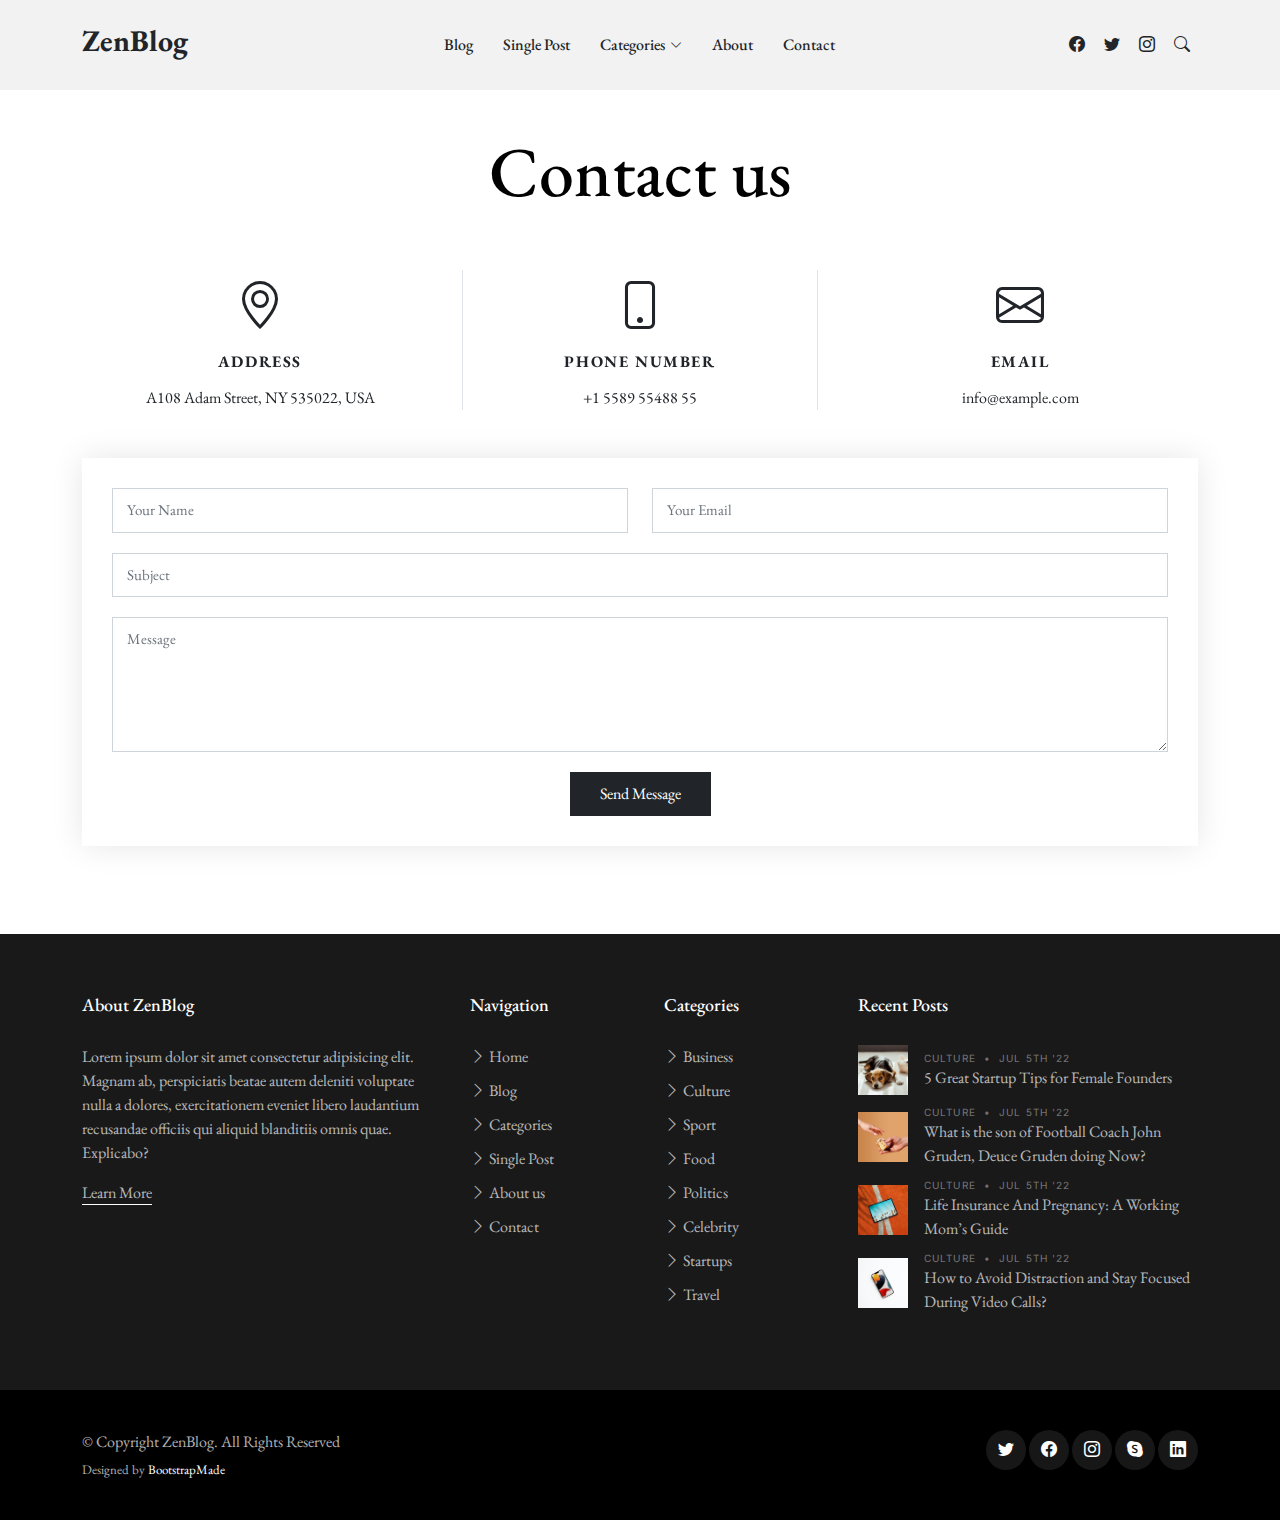
<file: Websites/ZenBlog/ZenBlog/contact.html>
<!DOCTYPE html>
<html lang="en">

<head>
  <meta charset="utf-8">
  <meta content="width=device-width, initial-scale=1.0" name="viewport">

  <title>ZenBlog Bootstrap Template - Contact</title>
  <meta content="" name="description">
  <meta content="" name="keywords">

  <!-- Favicons -->
  <link href="assets/img/favicon.png" rel="icon">
  <link href="assets/img/apple-touch-icon.png" rel="apple-touch-icon">

  <!-- Google Fonts -->
  <link rel="preconnect" href="https://fonts.googleapis.com">
  <link rel="preconnect" href="https://fonts.gstatic.com" crossorigin>
  <link href="https://fonts.googleapis.com/css2?family=EB+Garamond:wght@400;500&family=Inter:wght@400;500&family=Playfair+Display:ital,wght@0,400;0,700;1,400;1,700&display=swap" rel="stylesheet">

  <!-- Vendor CSS Files -->
  <link href="assets/vendor/bootstrap/css/bootstrap.min.css" rel="stylesheet">
  <link href="assets/vendor/bootstrap-icons/bootstrap-icons.css" rel="stylesheet">
  <link href="assets/vendor/swiper/swiper-bundle.min.css" rel="stylesheet">
  <link href="assets/vendor/glightbox/css/glightbox.min.css" rel="stylesheet">
  <link href="assets/vendor/aos/aos.css" rel="stylesheet">

  <!-- Template Main CSS Files -->
  <link href="assets/css/variables.css" rel="stylesheet">
  <link href="assets/css/main.css" rel="stylesheet">

  <!-- =======================================================
  * Template Name: ZenBlog - v1.3.0
  * Template URL: https://bootstrapmade.com/zenblog-bootstrap-blog-template/
  * Author: BootstrapMade.com
  * License: https:///bootstrapmade.com/license/
  ======================================================== -->
</head>

<body>

  <!-- ======= Header ======= -->
  <header id="header" class="header d-flex align-items-center fixed-top">
    <div class="container-fluid container-xl d-flex align-items-center justify-content-between">

      <a href="index.html" class="logo d-flex align-items-center">
        <!-- Uncomment the line below if you also wish to use an image logo -->
        <!-- <img src="assets/img/logo.png" alt=""> -->
        <h1>ZenBlog</h1>
      </a>

      <nav id="navbar" class="navbar">
        <ul>
          <li><a href="index.html">Blog</a></li>
          <li><a href="single-post.html">Single Post</a></li>
          <li class="dropdown"><a href="category.html"><span>Categories</span> <i class="bi bi-chevron-down dropdown-indicator"></i></a>
            <ul>
              <li><a href="search-result.html">Search Result</a></li>
              <li><a href="#">Drop Down 1</a></li>
              <li class="dropdown"><a href="#"><span>Deep Drop Down</span> <i class="bi bi-chevron-down dropdown-indicator"></i></a>
                <ul>
                  <li><a href="#">Deep Drop Down 1</a></li>
                  <li><a href="#">Deep Drop Down 2</a></li>
                  <li><a href="#">Deep Drop Down 3</a></li>
                  <li><a href="#">Deep Drop Down 4</a></li>
                  <li><a href="#">Deep Drop Down 5</a></li>
                </ul>
              </li>
              <li><a href="#">Drop Down 2</a></li>
              <li><a href="#">Drop Down 3</a></li>
              <li><a href="#">Drop Down 4</a></li>
            </ul>
          </li>

          <li><a href="about.html">About</a></li>
          <li><a href="contact.html">Contact</a></li>
        </ul>
      </nav><!-- .navbar -->

      <div class="position-relative">
        <a href="#" class="mx-2"><span class="bi-facebook"></span></a>
        <a href="#" class="mx-2"><span class="bi-twitter"></span></a>
        <a href="#" class="mx-2"><span class="bi-instagram"></span></a>

        <a href="#" class="mx-2 js-search-open"><span class="bi-search"></span></a>
        <i class="bi bi-list mobile-nav-toggle"></i>

        <!-- ======= Search Form ======= -->
        <div class="search-form-wrap js-search-form-wrap">
          <form action="search-result.html" class="search-form">
            <span class="icon bi-search"></span>
            <input type="text" placeholder="Search" class="form-control">
            <button class="btn js-search-close"><span class="bi-x"></span></button>
          </form>
        </div><!-- End Search Form -->

      </div>

    </div>

  </header><!-- End Header -->

  <main id="main">
    <section id="contact" class="contact mb-5">
      <div class="container" data-aos="fade-up">

        <div class="row">
          <div class="col-lg-12 text-center mb-5">
            <h1 class="page-title">Contact us</h1>
          </div>
        </div>

        <div class="row gy-4">

          <div class="col-md-4">
            <div class="info-item">
              <i class="bi bi-geo-alt"></i>
              <h3>Address</h3>
              <address>A108 Adam Street, NY 535022, USA</address>
            </div>
          </div><!-- End Info Item -->

          <div class="col-md-4">
            <div class="info-item info-item-borders">
              <i class="bi bi-phone"></i>
              <h3>Phone Number</h3>
              <p><a href="tel:+155895548855">+1 5589 55488 55</a></p>
            </div>
          </div><!-- End Info Item -->

          <div class="col-md-4">
            <div class="info-item">
              <i class="bi bi-envelope"></i>
              <h3>Email</h3>
              <p><a href="mailto:info@example.com">info@example.com</a></p>
            </div>
          </div><!-- End Info Item -->

        </div>

        <div class="form mt-5">
          <form action="forms/contact.php" method="post" role="form" class="php-email-form">
            <div class="row">
              <div class="form-group col-md-6">
                <input type="text" name="name" class="form-control" id="name" placeholder="Your Name" required>
              </div>
              <div class="form-group col-md-6">
                <input type="email" class="form-control" name="email" id="email" placeholder="Your Email" required>
              </div>
            </div>
            <div class="form-group">
              <input type="text" class="form-control" name="subject" id="subject" placeholder="Subject" required>
            </div>
            <div class="form-group">
              <textarea class="form-control" name="message" rows="5" placeholder="Message" required></textarea>
            </div>
            <div class="my-3">
              <div class="loading">Loading</div>
              <div class="error-message"></div>
              <div class="sent-message">Your message has been sent. Thank you!</div>
            </div>
            <div class="text-center"><button type="submit">Send Message</button></div>
          </form>
        </div><!-- End Contact Form -->

      </div>
    </section>

  </main><!-- End #main -->

  <!-- ======= Footer ======= -->
  <footer id="footer" class="footer">

    <div class="footer-content">
      <div class="container">

        <div class="row g-5">
          <div class="col-lg-4">
            <h3 class="footer-heading">About ZenBlog</h3>
            <p>Lorem ipsum dolor sit amet consectetur adipisicing elit. Magnam ab, perspiciatis beatae autem deleniti voluptate nulla a dolores, exercitationem eveniet libero laudantium recusandae officiis qui aliquid blanditiis omnis quae. Explicabo?</p>
            <p><a href="about.html" class="footer-link-more">Learn More</a></p>
          </div>
          <div class="col-6 col-lg-2">
            <h3 class="footer-heading">Navigation</h3>
            <ul class="footer-links list-unstyled">
              <li><a href="index.html"><i class="bi bi-chevron-right"></i> Home</a></li>
              <li><a href="index.html"><i class="bi bi-chevron-right"></i> Blog</a></li>
              <li><a href="category.html"><i class="bi bi-chevron-right"></i> Categories</a></li>
              <li><a href="single-post.html"><i class="bi bi-chevron-right"></i> Single Post</a></li>
              <li><a href="about.html"><i class="bi bi-chevron-right"></i> About us</a></li>
              <li><a href="contact.html"><i class="bi bi-chevron-right"></i> Contact</a></li>
            </ul>
          </div>
          <div class="col-6 col-lg-2">
            <h3 class="footer-heading">Categories</h3>
            <ul class="footer-links list-unstyled">
              <li><a href="category.html"><i class="bi bi-chevron-right"></i> Business</a></li>
              <li><a href="category.html"><i class="bi bi-chevron-right"></i> Culture</a></li>
              <li><a href="category.html"><i class="bi bi-chevron-right"></i> Sport</a></li>
              <li><a href="category.html"><i class="bi bi-chevron-right"></i> Food</a></li>
              <li><a href="category.html"><i class="bi bi-chevron-right"></i> Politics</a></li>
              <li><a href="category.html"><i class="bi bi-chevron-right"></i> Celebrity</a></li>
              <li><a href="category.html"><i class="bi bi-chevron-right"></i> Startups</a></li>
              <li><a href="category.html"><i class="bi bi-chevron-right"></i> Travel</a></li>

            </ul>
          </div>

          <div class="col-lg-4">
            <h3 class="footer-heading">Recent Posts</h3>

            <ul class="footer-links footer-blog-entry list-unstyled">
              <li>
                <a href="single-post.html" class="d-flex align-items-center">
                  <img src="assets/img/post-sq-1.jpg" alt="" class="img-fluid me-3">
                  <div>
                    <div class="post-meta d-block"><span class="date">Culture</span> <span class="mx-1">&bullet;</span> <span>Jul 5th '22</span></div>
                    <span>5 Great Startup Tips for Female Founders</span>
                  </div>
                </a>
              </li>

              <li>
                <a href="single-post.html" class="d-flex align-items-center">
                  <img src="assets/img/post-sq-2.jpg" alt="" class="img-fluid me-3">
                  <div>
                    <div class="post-meta d-block"><span class="date">Culture</span> <span class="mx-1">&bullet;</span> <span>Jul 5th '22</span></div>
                    <span>What is the son of Football Coach John Gruden, Deuce Gruden doing Now?</span>
                  </div>
                </a>
              </li>

              <li>
                <a href="single-post.html" class="d-flex align-items-center">
                  <img src="assets/img/post-sq-3.jpg" alt="" class="img-fluid me-3">
                  <div>
                    <div class="post-meta d-block"><span class="date">Culture</span> <span class="mx-1">&bullet;</span> <span>Jul 5th '22</span></div>
                    <span>Life Insurance And Pregnancy: A Working Mom’s Guide</span>
                  </div>
                </a>
              </li>

              <li>
                <a href="single-post.html" class="d-flex align-items-center">
                  <img src="assets/img/post-sq-4.jpg" alt="" class="img-fluid me-3">
                  <div>
                    <div class="post-meta d-block"><span class="date">Culture</span> <span class="mx-1">&bullet;</span> <span>Jul 5th '22</span></div>
                    <span>How to Avoid Distraction and Stay Focused During Video Calls?</span>
                  </div>
                </a>
              </li>

            </ul>

          </div>
        </div>
      </div>
    </div>

    <div class="footer-legal">
      <div class="container">

        <div class="row justify-content-between">
          <div class="col-md-6 text-center text-md-start mb-3 mb-md-0">
            <div class="copyright">
              © Copyright <strong><span>ZenBlog</span></strong>. All Rights Reserved
            </div>

            <div class="credits">
              <!-- All the links in the footer should remain intact. -->
              <!-- You can delete the links only if you purchased the pro version. -->
              <!-- Licensing information: https://bootstrapmade.com/license/ -->
              <!-- Purchase the pro version with working PHP/AJAX contact form: https://bootstrapmade.com/herobiz-bootstrap-business-template/ -->
              Designed by <a href="https://bootstrapmade.com/">BootstrapMade</a>
            </div>

          </div>

          <div class="col-md-6">
            <div class="social-links mb-3 mb-lg-0 text-center text-md-end">
              <a href="#" class="twitter"><i class="bi bi-twitter"></i></a>
              <a href="#" class="facebook"><i class="bi bi-facebook"></i></a>
              <a href="#" class="instagram"><i class="bi bi-instagram"></i></a>
              <a href="#" class="google-plus"><i class="bi bi-skype"></i></a>
              <a href="#" class="linkedin"><i class="bi bi-linkedin"></i></a>
            </div>

          </div>

        </div>

      </div>
    </div>

  </footer>

  <a href="#" class="scroll-top d-flex align-items-center justify-content-center"><i class="bi bi-arrow-up-short"></i></a>

  <!-- Vendor JS Files -->
  <script src="assets/vendor/bootstrap/js/bootstrap.bundle.min.js"></script>
  <script src="assets/vendor/swiper/swiper-bundle.min.js"></script>
  <script src="assets/vendor/glightbox/js/glightbox.min.js"></script>
  <script src="assets/vendor/aos/aos.js"></script>
  <script src="assets/vendor/php-email-form/validate.js"></script>

  <!-- Template Main JS File -->
  <script src="assets/js/main.js"></script>

</body>

</html>
</file>
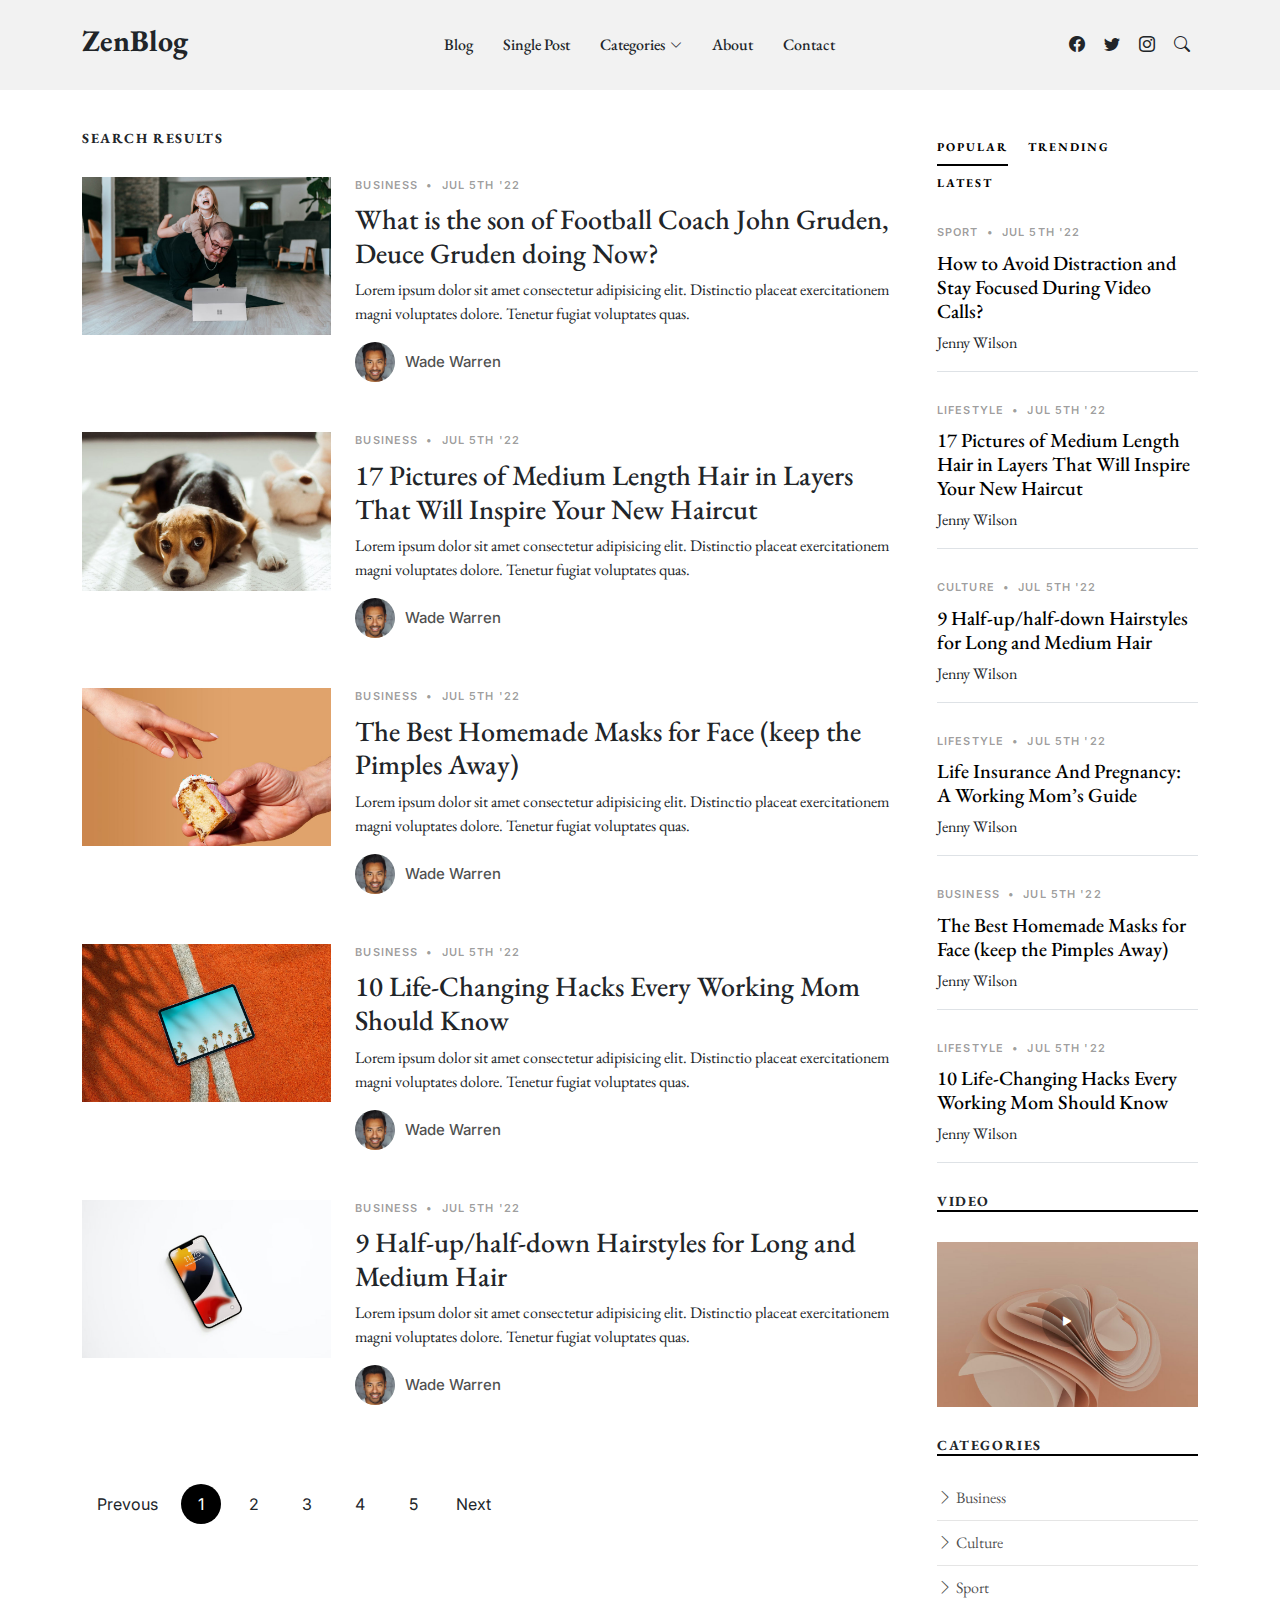
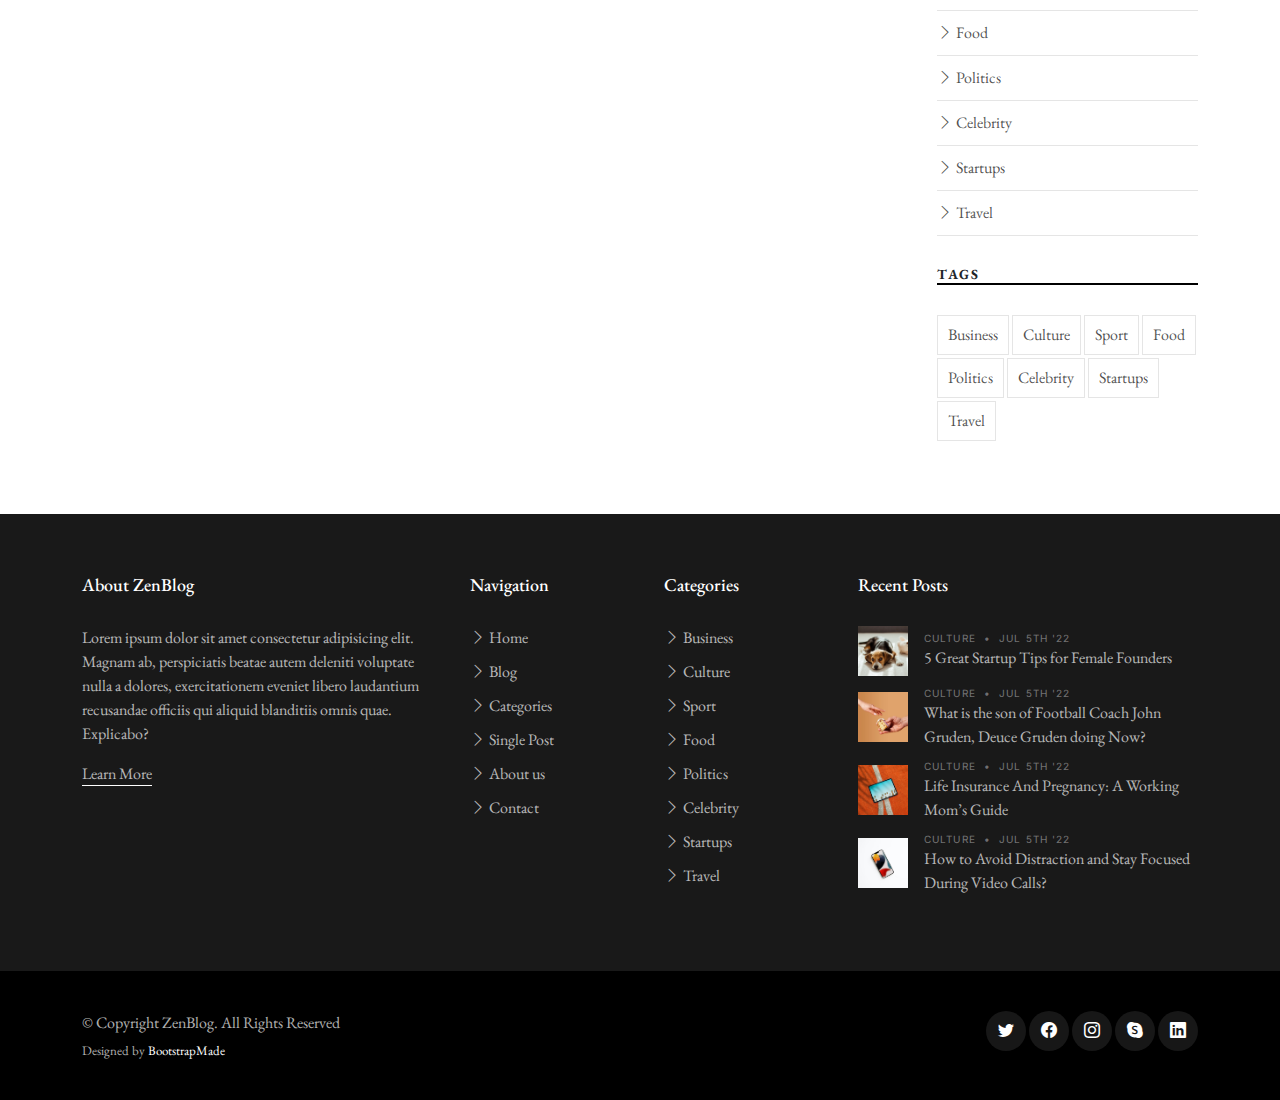
<file: Websites/ZenBlog/ZenBlog/search-result.html>
<!DOCTYPE html>
<html lang="en">

<head>
  <meta charset="utf-8">
  <meta content="width=device-width, initial-scale=1.0" name="viewport">

  <title>ZenBlog Bootstrap Template - Search Results</title>
  <meta content="" name="description">
  <meta content="" name="keywords">

  <!-- Favicons -->
  <link href="assets/img/favicon.png" rel="icon">
  <link href="assets/img/apple-touch-icon.png" rel="apple-touch-icon">

  <!-- Google Fonts -->
  <link rel="preconnect" href="https://fonts.googleapis.com">
  <link rel="preconnect" href="https://fonts.gstatic.com" crossorigin>
  <link href="https://fonts.googleapis.com/css2?family=EB+Garamond:wght@400;500&family=Inter:wght@400;500&family=Playfair+Display:ital,wght@0,400;0,700;1,400;1,700&display=swap" rel="stylesheet">

  <!-- Vendor CSS Files -->
  <link href="assets/vendor/bootstrap/css/bootstrap.min.css" rel="stylesheet">
  <link href="assets/vendor/bootstrap-icons/bootstrap-icons.css" rel="stylesheet">
  <link href="assets/vendor/swiper/swiper-bundle.min.css" rel="stylesheet">
  <link href="assets/vendor/glightbox/css/glightbox.min.css" rel="stylesheet">
  <link href="assets/vendor/aos/aos.css" rel="stylesheet">

  <!-- Template Main CSS Files -->
  <link href="assets/css/variables.css" rel="stylesheet">
  <link href="assets/css/main.css" rel="stylesheet">

  <!-- =======================================================
  * Template Name: ZenBlog - v1.3.0
  * Template URL: https://bootstrapmade.com/zenblog-bootstrap-blog-template/
  * Author: BootstrapMade.com
  * License: https:///bootstrapmade.com/license/
  ======================================================== -->
</head>

<body>

  <!-- ======= Header ======= -->
  <header id="header" class="header d-flex align-items-center fixed-top">
    <div class="container-fluid container-xl d-flex align-items-center justify-content-between">

      <a href="index.html" class="logo d-flex align-items-center">
        <!-- Uncomment the line below if you also wish to use an image logo -->
        <!-- <img src="assets/img/logo.png" alt=""> -->
        <h1>ZenBlog</h1>
      </a>

      <nav id="navbar" class="navbar">
        <ul>
          <li><a href="index.html">Blog</a></li>
          <li><a href="single-post.html">Single Post</a></li>
          <li class="dropdown"><a href="category.html"><span>Categories</span> <i class="bi bi-chevron-down dropdown-indicator"></i></a>
            <ul>
              <li><a href="search-result.html">Search Result</a></li>
              <li><a href="#">Drop Down 1</a></li>
              <li class="dropdown"><a href="#"><span>Deep Drop Down</span> <i class="bi bi-chevron-down dropdown-indicator"></i></a>
                <ul>
                  <li><a href="#">Deep Drop Down 1</a></li>
                  <li><a href="#">Deep Drop Down 2</a></li>
                  <li><a href="#">Deep Drop Down 3</a></li>
                  <li><a href="#">Deep Drop Down 4</a></li>
                  <li><a href="#">Deep Drop Down 5</a></li>
                </ul>
              </li>
              <li><a href="#">Drop Down 2</a></li>
              <li><a href="#">Drop Down 3</a></li>
              <li><a href="#">Drop Down 4</a></li>
            </ul>
          </li>

          <li><a href="about.html">About</a></li>
          <li><a href="contact.html">Contact</a></li>
        </ul>
      </nav><!-- .navbar -->

      <div class="position-relative">
        <a href="#" class="mx-2"><span class="bi-facebook"></span></a>
        <a href="#" class="mx-2"><span class="bi-twitter"></span></a>
        <a href="#" class="mx-2"><span class="bi-instagram"></span></a>

        <a href="#" class="mx-2 js-search-open"><span class="bi-search"></span></a>
        <i class="bi bi-list mobile-nav-toggle"></i>

        <!-- ======= Search Form ======= -->
        <div class="search-form-wrap js-search-form-wrap">
          <form action="search-result.html" class="search-form">
            <span class="icon bi-search"></span>
            <input type="text" placeholder="Search" class="form-control">
            <button class="btn js-search-close"><span class="bi-x"></span></button>
          </form>
        </div><!-- End Search Form -->

      </div>

    </div>

  </header><!-- End Header -->

  <main id="main">

    <!-- ======= Search Results ======= -->
    <section id="search-result" class="search-result">
      <div class="container">
        <div class="row">
          <div class="col-md-9">
            <h3 class="category-title">Search Results</h3>

            <div class="d-md-flex post-entry-2 small-img">
              <a href="single-post.html" class="me-4 thumbnail">
                <img src="assets/img/post-landscape-6.jpg" alt="" class="img-fluid">
              </a>
              <div>
                <div class="post-meta"><span class="date">Business</span> <span class="mx-1">&bullet;</span> <span>Jul 5th '22</span></div>
                <h3><a href="single-post.html">What is the son of Football Coach John Gruden, Deuce Gruden doing Now?</a></h3>
                <p>Lorem ipsum dolor sit amet consectetur adipisicing elit. Distinctio placeat exercitationem magni voluptates dolore. Tenetur fugiat voluptates quas.</p>
                <div class="d-flex align-items-center author">
                  <div class="photo"><img src="assets/img/person-2.jpg" alt="" class="img-fluid"></div>
                  <div class="name">
                    <h3 class="m-0 p-0">Wade Warren</h3>
                  </div>
                </div>
              </div>
            </div>

            <div class="d-md-flex post-entry-2 small-img">
              <a href="single-post.html" class="me-4 thumbnail">
                <img src="assets/img/post-landscape-1.jpg" alt="" class="img-fluid">
              </a>
              <div>
                <div class="post-meta"><span class="date">Business</span> <span class="mx-1">&bullet;</span> <span>Jul 5th '22</span></div>
                <h3><a href="single-post.html">17 Pictures of Medium Length Hair in Layers That Will Inspire Your New Haircut</a></h3>
                <p>Lorem ipsum dolor sit amet consectetur adipisicing elit. Distinctio placeat exercitationem magni voluptates dolore. Tenetur fugiat voluptates quas.</p>
                <div class="d-flex align-items-center author">
                  <div class="photo"><img src="assets/img/person-2.jpg" alt="" class="img-fluid"></div>
                  <div class="name">
                    <h3 class="m-0 p-0">Wade Warren</h3>
                  </div>
                </div>
              </div>
            </div>

            <div class="d-md-flex post-entry-2 small-img">
              <a href="single-post.html" class="me-4 thumbnail">
                <img src="assets/img/post-landscape-2.jpg" alt="" class="img-fluid">
              </a>
              <div>
                <div class="post-meta"><span class="date">Business</span> <span class="mx-1">&bullet;</span> <span>Jul 5th '22</span></div>
                <h3><a href="single-post.html">The Best Homemade Masks for Face (keep the Pimples Away)</a></h3>
                <p>Lorem ipsum dolor sit amet consectetur adipisicing elit. Distinctio placeat exercitationem magni voluptates dolore. Tenetur fugiat voluptates quas.</p>
                <div class="d-flex align-items-center author">
                  <div class="photo"><img src="assets/img/person-2.jpg" alt="" class="img-fluid"></div>
                  <div class="name">
                    <h3 class="m-0 p-0">Wade Warren</h3>
                  </div>
                </div>
              </div>
            </div>

            <div class="d-md-flex post-entry-2 small-img">
              <a href="single-post.html" class="me-4 thumbnail">
                <img src="assets/img/post-landscape-3.jpg" alt="" class="img-fluid">
              </a>
              <div>
                <div class="post-meta"><span class="date">Business</span> <span class="mx-1">&bullet;</span> <span>Jul 5th '22</span></div>
                <h3><a href="single-post.html">10 Life-Changing Hacks Every Working Mom Should Know</a></h3>
                <p>Lorem ipsum dolor sit amet consectetur adipisicing elit. Distinctio placeat exercitationem magni voluptates dolore. Tenetur fugiat voluptates quas.</p>
                <div class="d-flex align-items-center author">
                  <div class="photo"><img src="assets/img/person-2.jpg" alt="" class="img-fluid"></div>
                  <div class="name">
                    <h3 class="m-0 p-0">Wade Warren</h3>
                  </div>
                </div>
              </div>
            </div>

            <div class="d-md-flex post-entry-2 small-img">
              <a href="single-post.html" class="me-4 thumbnail">
                <img src="assets/img/post-landscape-4.jpg" alt="" class="img-fluid">
              </a>
              <div>
                <div class="post-meta"><span class="date">Business</span> <span class="mx-1">&bullet;</span> <span>Jul 5th '22</span></div>
                <h3><a href="single-post.html">9 Half-up/half-down Hairstyles for Long and Medium Hair</a></h3>
                <p>Lorem ipsum dolor sit amet consectetur adipisicing elit. Distinctio placeat exercitationem magni voluptates dolore. Tenetur fugiat voluptates quas.</p>
                <div class="d-flex align-items-center author">
                  <div class="photo"><img src="assets/img/person-2.jpg" alt="" class="img-fluid"></div>
                  <div class="name">
                    <h3 class="m-0 p-0">Wade Warren</h3>
                  </div>
                </div>
              </div>
            </div>

            <!-- Paging -->
            <div class="text-start py-4">
              <div class="custom-pagination">
                <a href="#" class="prev">Prevous</a>
                <a href="#" class="active">1</a>
                <a href="#">2</a>
                <a href="#">3</a>
                <a href="#">4</a>
                <a href="#">5</a>
                <a href="#" class="next">Next</a>
              </div>
            </div><!-- End Paging -->

          </div>

          <div class="col-md-3">
            <!-- ======= Sidebar ======= -->
            <div class="aside-block">

              <ul class="nav nav-pills custom-tab-nav mb-4" id="pills-tab" role="tablist">
                <li class="nav-item" role="presentation">
                  <button class="nav-link active" id="pills-popular-tab" data-bs-toggle="pill" data-bs-target="#pills-popular" type="button" role="tab" aria-controls="pills-popular" aria-selected="true">Popular</button>
                </li>
                <li class="nav-item" role="presentation">
                  <button class="nav-link" id="pills-trending-tab" data-bs-toggle="pill" data-bs-target="#pills-trending" type="button" role="tab" aria-controls="pills-trending" aria-selected="false">Trending</button>
                </li>
                <li class="nav-item" role="presentation">
                  <button class="nav-link" id="pills-latest-tab" data-bs-toggle="pill" data-bs-target="#pills-latest" type="button" role="tab" aria-controls="pills-latest" aria-selected="false">Latest</button>
                </li>
              </ul>

              <div class="tab-content" id="pills-tabContent">

                <!-- Popular -->
                <div class="tab-pane fade show active" id="pills-popular" role="tabpanel" aria-labelledby="pills-popular-tab">
                  <div class="post-entry-1 border-bottom">
                    <div class="post-meta"><span class="date">Sport</span> <span class="mx-1">&bullet;</span> <span>Jul 5th '22</span></div>
                    <h2 class="mb-2"><a href="#">How to Avoid Distraction and Stay Focused During Video Calls?</a></h2>
                    <span class="author mb-3 d-block">Jenny Wilson</span>
                  </div>

                  <div class="post-entry-1 border-bottom">
                    <div class="post-meta"><span class="date">Lifestyle</span> <span class="mx-1">&bullet;</span> <span>Jul 5th '22</span></div>
                    <h2 class="mb-2"><a href="#">17 Pictures of Medium Length Hair in Layers That Will Inspire Your New Haircut</a></h2>
                    <span class="author mb-3 d-block">Jenny Wilson</span>
                  </div>

                  <div class="post-entry-1 border-bottom">
                    <div class="post-meta"><span class="date">Culture</span> <span class="mx-1">&bullet;</span> <span>Jul 5th '22</span></div>
                    <h2 class="mb-2"><a href="#">9 Half-up/half-down Hairstyles for Long and Medium Hair</a></h2>
                    <span class="author mb-3 d-block">Jenny Wilson</span>
                  </div>

                  <div class="post-entry-1 border-bottom">
                    <div class="post-meta"><span class="date">Lifestyle</span> <span class="mx-1">&bullet;</span> <span>Jul 5th '22</span></div>
                    <h2 class="mb-2"><a href="#">Life Insurance And Pregnancy: A Working Mom’s Guide</a></h2>
                    <span class="author mb-3 d-block">Jenny Wilson</span>
                  </div>

                  <div class="post-entry-1 border-bottom">
                    <div class="post-meta"><span class="date">Business</span> <span class="mx-1">&bullet;</span> <span>Jul 5th '22</span></div>
                    <h2 class="mb-2"><a href="#">The Best Homemade Masks for Face (keep the Pimples Away)</a></h2>
                    <span class="author mb-3 d-block">Jenny Wilson</span>
                  </div>

                  <div class="post-entry-1 border-bottom">
                    <div class="post-meta"><span class="date">Lifestyle</span> <span class="mx-1">&bullet;</span> <span>Jul 5th '22</span></div>
                    <h2 class="mb-2"><a href="#">10 Life-Changing Hacks Every Working Mom Should Know</a></h2>
                    <span class="author mb-3 d-block">Jenny Wilson</span>
                  </div>
                </div> <!-- End Popular -->

                <!-- Trending -->
                <div class="tab-pane fade" id="pills-trending" role="tabpanel" aria-labelledby="pills-trending-tab">
                  <div class="post-entry-1 border-bottom">
                    <div class="post-meta"><span class="date">Lifestyle</span> <span class="mx-1">&bullet;</span> <span>Jul 5th '22</span></div>
                    <h2 class="mb-2"><a href="#">17 Pictures of Medium Length Hair in Layers That Will Inspire Your New Haircut</a></h2>
                    <span class="author mb-3 d-block">Jenny Wilson</span>
                  </div>

                  <div class="post-entry-1 border-bottom">
                    <div class="post-meta"><span class="date">Culture</span> <span class="mx-1">&bullet;</span> <span>Jul 5th '22</span></div>
                    <h2 class="mb-2"><a href="#">9 Half-up/half-down Hairstyles for Long and Medium Hair</a></h2>
                    <span class="author mb-3 d-block">Jenny Wilson</span>
                  </div>

                  <div class="post-entry-1 border-bottom">
                    <div class="post-meta"><span class="date">Lifestyle</span> <span class="mx-1">&bullet;</span> <span>Jul 5th '22</span></div>
                    <h2 class="mb-2"><a href="#">Life Insurance And Pregnancy: A Working Mom’s Guide</a></h2>
                    <span class="author mb-3 d-block">Jenny Wilson</span>
                  </div>

                  <div class="post-entry-1 border-bottom">
                    <div class="post-meta"><span class="date">Sport</span> <span class="mx-1">&bullet;</span> <span>Jul 5th '22</span></div>
                    <h2 class="mb-2"><a href="#">How to Avoid Distraction and Stay Focused During Video Calls?</a></h2>
                    <span class="author mb-3 d-block">Jenny Wilson</span>
                  </div>
                  <div class="post-entry-1 border-bottom">
                    <div class="post-meta"><span class="date">Business</span> <span class="mx-1">&bullet;</span> <span>Jul 5th '22</span></div>
                    <h2 class="mb-2"><a href="#">The Best Homemade Masks for Face (keep the Pimples Away)</a></h2>
                    <span class="author mb-3 d-block">Jenny Wilson</span>
                  </div>

                  <div class="post-entry-1 border-bottom">
                    <div class="post-meta"><span class="date">Lifestyle</span> <span class="mx-1">&bullet;</span> <span>Jul 5th '22</span></div>
                    <h2 class="mb-2"><a href="#">10 Life-Changing Hacks Every Working Mom Should Know</a></h2>
                    <span class="author mb-3 d-block">Jenny Wilson</span>
                  </div>
                </div> <!-- End Trending -->

                <!-- Latest -->
                <div class="tab-pane fade" id="pills-latest" role="tabpanel" aria-labelledby="pills-latest-tab">
                  <div class="post-entry-1 border-bottom">
                    <div class="post-meta"><span class="date">Lifestyle</span> <span class="mx-1">&bullet;</span> <span>Jul 5th '22</span></div>
                    <h2 class="mb-2"><a href="#">Life Insurance And Pregnancy: A Working Mom’s Guide</a></h2>
                    <span class="author mb-3 d-block">Jenny Wilson</span>
                  </div>

                  <div class="post-entry-1 border-bottom">
                    <div class="post-meta"><span class="date">Business</span> <span class="mx-1">&bullet;</span> <span>Jul 5th '22</span></div>
                    <h2 class="mb-2"><a href="#">The Best Homemade Masks for Face (keep the Pimples Away)</a></h2>
                    <span class="author mb-3 d-block">Jenny Wilson</span>
                  </div>

                  <div class="post-entry-1 border-bottom">
                    <div class="post-meta"><span class="date">Lifestyle</span> <span class="mx-1">&bullet;</span> <span>Jul 5th '22</span></div>
                    <h2 class="mb-2"><a href="#">10 Life-Changing Hacks Every Working Mom Should Know</a></h2>
                    <span class="author mb-3 d-block">Jenny Wilson</span>
                  </div>

                  <div class="post-entry-1 border-bottom">
                    <div class="post-meta"><span class="date">Sport</span> <span class="mx-1">&bullet;</span> <span>Jul 5th '22</span></div>
                    <h2 class="mb-2"><a href="#">How to Avoid Distraction and Stay Focused During Video Calls?</a></h2>
                    <span class="author mb-3 d-block">Jenny Wilson</span>
                  </div>

                  <div class="post-entry-1 border-bottom">
                    <div class="post-meta"><span class="date">Lifestyle</span> <span class="mx-1">&bullet;</span> <span>Jul 5th '22</span></div>
                    <h2 class="mb-2"><a href="#">17 Pictures of Medium Length Hair in Layers That Will Inspire Your New Haircut</a></h2>
                    <span class="author mb-3 d-block">Jenny Wilson</span>
                  </div>

                  <div class="post-entry-1 border-bottom">
                    <div class="post-meta"><span class="date">Culture</span> <span class="mx-1">&bullet;</span> <span>Jul 5th '22</span></div>
                    <h2 class="mb-2"><a href="#">9 Half-up/half-down Hairstyles for Long and Medium Hair</a></h2>
                    <span class="author mb-3 d-block">Jenny Wilson</span>
                  </div>

                </div> <!-- End Latest -->

              </div>
            </div>

            <div class="aside-block">
              <h3 class="aside-title">Video</h3>
              <div class="video-post">
                <a href="https://www.youtube.com/watch?v=AiFfDjmd0jU" class="glightbox link-video">
                  <span class="bi-play-fill"></span>
                  <img src="assets/img/post-landscape-5.jpg" alt="" class="img-fluid">
                </a>
              </div>
            </div><!-- End Video -->

            <div class="aside-block">
              <h3 class="aside-title">Categories</h3>
              <ul class="aside-links list-unstyled">
                <li><a href="category.html"><i class="bi bi-chevron-right"></i> Business</a></li>
                <li><a href="category.html"><i class="bi bi-chevron-right"></i> Culture</a></li>
                <li><a href="category.html"><i class="bi bi-chevron-right"></i> Sport</a></li>
                <li><a href="category.html"><i class="bi bi-chevron-right"></i> Food</a></li>
                <li><a href="category.html"><i class="bi bi-chevron-right"></i> Politics</a></li>
                <li><a href="category.html"><i class="bi bi-chevron-right"></i> Celebrity</a></li>
                <li><a href="category.html"><i class="bi bi-chevron-right"></i> Startups</a></li>
                <li><a href="category.html"><i class="bi bi-chevron-right"></i> Travel</a></li>
              </ul>
            </div><!-- End Categories -->

            <div class="aside-block">
              <h3 class="aside-title">Tags</h3>
              <ul class="aside-tags list-unstyled">
                <li><a href="category.html">Business</a></li>
                <li><a href="category.html">Culture</a></li>
                <li><a href="category.html">Sport</a></li>
                <li><a href="category.html">Food</a></li>
                <li><a href="category.html">Politics</a></li>
                <li><a href="category.html">Celebrity</a></li>
                <li><a href="category.html">Startups</a></li>
                <li><a href="category.html">Travel</a></li>
              </ul>
            </div><!-- End Tags -->

          </div>

        </div>
      </div>
    </section> <!-- End Search Result -->

  </main><!-- End #main -->

  <!-- ======= Footer ======= -->
  <footer id="footer" class="footer">

    <div class="footer-content">
      <div class="container">

        <div class="row g-5">
          <div class="col-lg-4">
            <h3 class="footer-heading">About ZenBlog</h3>
            <p>Lorem ipsum dolor sit amet consectetur adipisicing elit. Magnam ab, perspiciatis beatae autem deleniti voluptate nulla a dolores, exercitationem eveniet libero laudantium recusandae officiis qui aliquid blanditiis omnis quae. Explicabo?</p>
            <p><a href="about.html" class="footer-link-more">Learn More</a></p>
          </div>
          <div class="col-6 col-lg-2">
            <h3 class="footer-heading">Navigation</h3>
            <ul class="footer-links list-unstyled">
              <li><a href="index.html"><i class="bi bi-chevron-right"></i> Home</a></li>
              <li><a href="index.html"><i class="bi bi-chevron-right"></i> Blog</a></li>
              <li><a href="category.html"><i class="bi bi-chevron-right"></i> Categories</a></li>
              <li><a href="single-post.html"><i class="bi bi-chevron-right"></i> Single Post</a></li>
              <li><a href="about.html"><i class="bi bi-chevron-right"></i> About us</a></li>
              <li><a href="contact.html"><i class="bi bi-chevron-right"></i> Contact</a></li>
            </ul>
          </div>
          <div class="col-6 col-lg-2">
            <h3 class="footer-heading">Categories</h3>
            <ul class="footer-links list-unstyled">
              <li><a href="category.html"><i class="bi bi-chevron-right"></i> Business</a></li>
              <li><a href="category.html"><i class="bi bi-chevron-right"></i> Culture</a></li>
              <li><a href="category.html"><i class="bi bi-chevron-right"></i> Sport</a></li>
              <li><a href="category.html"><i class="bi bi-chevron-right"></i> Food</a></li>
              <li><a href="category.html"><i class="bi bi-chevron-right"></i> Politics</a></li>
              <li><a href="category.html"><i class="bi bi-chevron-right"></i> Celebrity</a></li>
              <li><a href="category.html"><i class="bi bi-chevron-right"></i> Startups</a></li>
              <li><a href="category.html"><i class="bi bi-chevron-right"></i> Travel</a></li>

            </ul>
          </div>

          <div class="col-lg-4">
            <h3 class="footer-heading">Recent Posts</h3>

            <ul class="footer-links footer-blog-entry list-unstyled">
              <li>
                <a href="single-post.html" class="d-flex align-items-center">
                  <img src="assets/img/post-sq-1.jpg" alt="" class="img-fluid me-3">
                  <div>
                    <div class="post-meta d-block"><span class="date">Culture</span> <span class="mx-1">&bullet;</span> <span>Jul 5th '22</span></div>
                    <span>5 Great Startup Tips for Female Founders</span>
                  </div>
                </a>
              </li>

              <li>
                <a href="single-post.html" class="d-flex align-items-center">
                  <img src="assets/img/post-sq-2.jpg" alt="" class="img-fluid me-3">
                  <div>
                    <div class="post-meta d-block"><span class="date">Culture</span> <span class="mx-1">&bullet;</span> <span>Jul 5th '22</span></div>
                    <span>What is the son of Football Coach John Gruden, Deuce Gruden doing Now?</span>
                  </div>
                </a>
              </li>

              <li>
                <a href="single-post.html" class="d-flex align-items-center">
                  <img src="assets/img/post-sq-3.jpg" alt="" class="img-fluid me-3">
                  <div>
                    <div class="post-meta d-block"><span class="date">Culture</span> <span class="mx-1">&bullet;</span> <span>Jul 5th '22</span></div>
                    <span>Life Insurance And Pregnancy: A Working Mom’s Guide</span>
                  </div>
                </a>
              </li>

              <li>
                <a href="single-post.html" class="d-flex align-items-center">
                  <img src="assets/img/post-sq-4.jpg" alt="" class="img-fluid me-3">
                  <div>
                    <div class="post-meta d-block"><span class="date">Culture</span> <span class="mx-1">&bullet;</span> <span>Jul 5th '22</span></div>
                    <span>How to Avoid Distraction and Stay Focused During Video Calls?</span>
                  </div>
                </a>
              </li>

            </ul>

          </div>
        </div>
      </div>
    </div>

    <div class="footer-legal">
      <div class="container">

        <div class="row justify-content-between">
          <div class="col-md-6 text-center text-md-start mb-3 mb-md-0">
            <div class="copyright">
              © Copyright <strong><span>ZenBlog</span></strong>. All Rights Reserved
            </div>

            <div class="credits">
              <!-- All the links in the footer should remain intact. -->
              <!-- You can delete the links only if you purchased the pro version. -->
              <!-- Licensing information: https://bootstrapmade.com/license/ -->
              <!-- Purchase the pro version with working PHP/AJAX contact form: https://bootstrapmade.com/herobiz-bootstrap-business-template/ -->
              Designed by <a href="https://bootstrapmade.com/">BootstrapMade</a>
            </div>

          </div>

          <div class="col-md-6">
            <div class="social-links mb-3 mb-lg-0 text-center text-md-end">
              <a href="#" class="twitter"><i class="bi bi-twitter"></i></a>
              <a href="#" class="facebook"><i class="bi bi-facebook"></i></a>
              <a href="#" class="instagram"><i class="bi bi-instagram"></i></a>
              <a href="#" class="google-plus"><i class="bi bi-skype"></i></a>
              <a href="#" class="linkedin"><i class="bi bi-linkedin"></i></a>
            </div>

          </div>

        </div>

      </div>
    </div>

  </footer>

  <a href="#" class="scroll-top d-flex align-items-center justify-content-center"><i class="bi bi-arrow-up-short"></i></a>

  <!-- Vendor JS Files -->
  <script src="assets/vendor/bootstrap/js/bootstrap.bundle.min.js"></script>
  <script src="assets/vendor/swiper/swiper-bundle.min.js"></script>
  <script src="assets/vendor/glightbox/js/glightbox.min.js"></script>
  <script src="assets/vendor/aos/aos.js"></script>
  <script src="assets/vendor/php-email-form/validate.js"></script>

  <!-- Template Main JS File -->
  <script src="assets/js/main.js"></script>

</body>

</html>
</file>
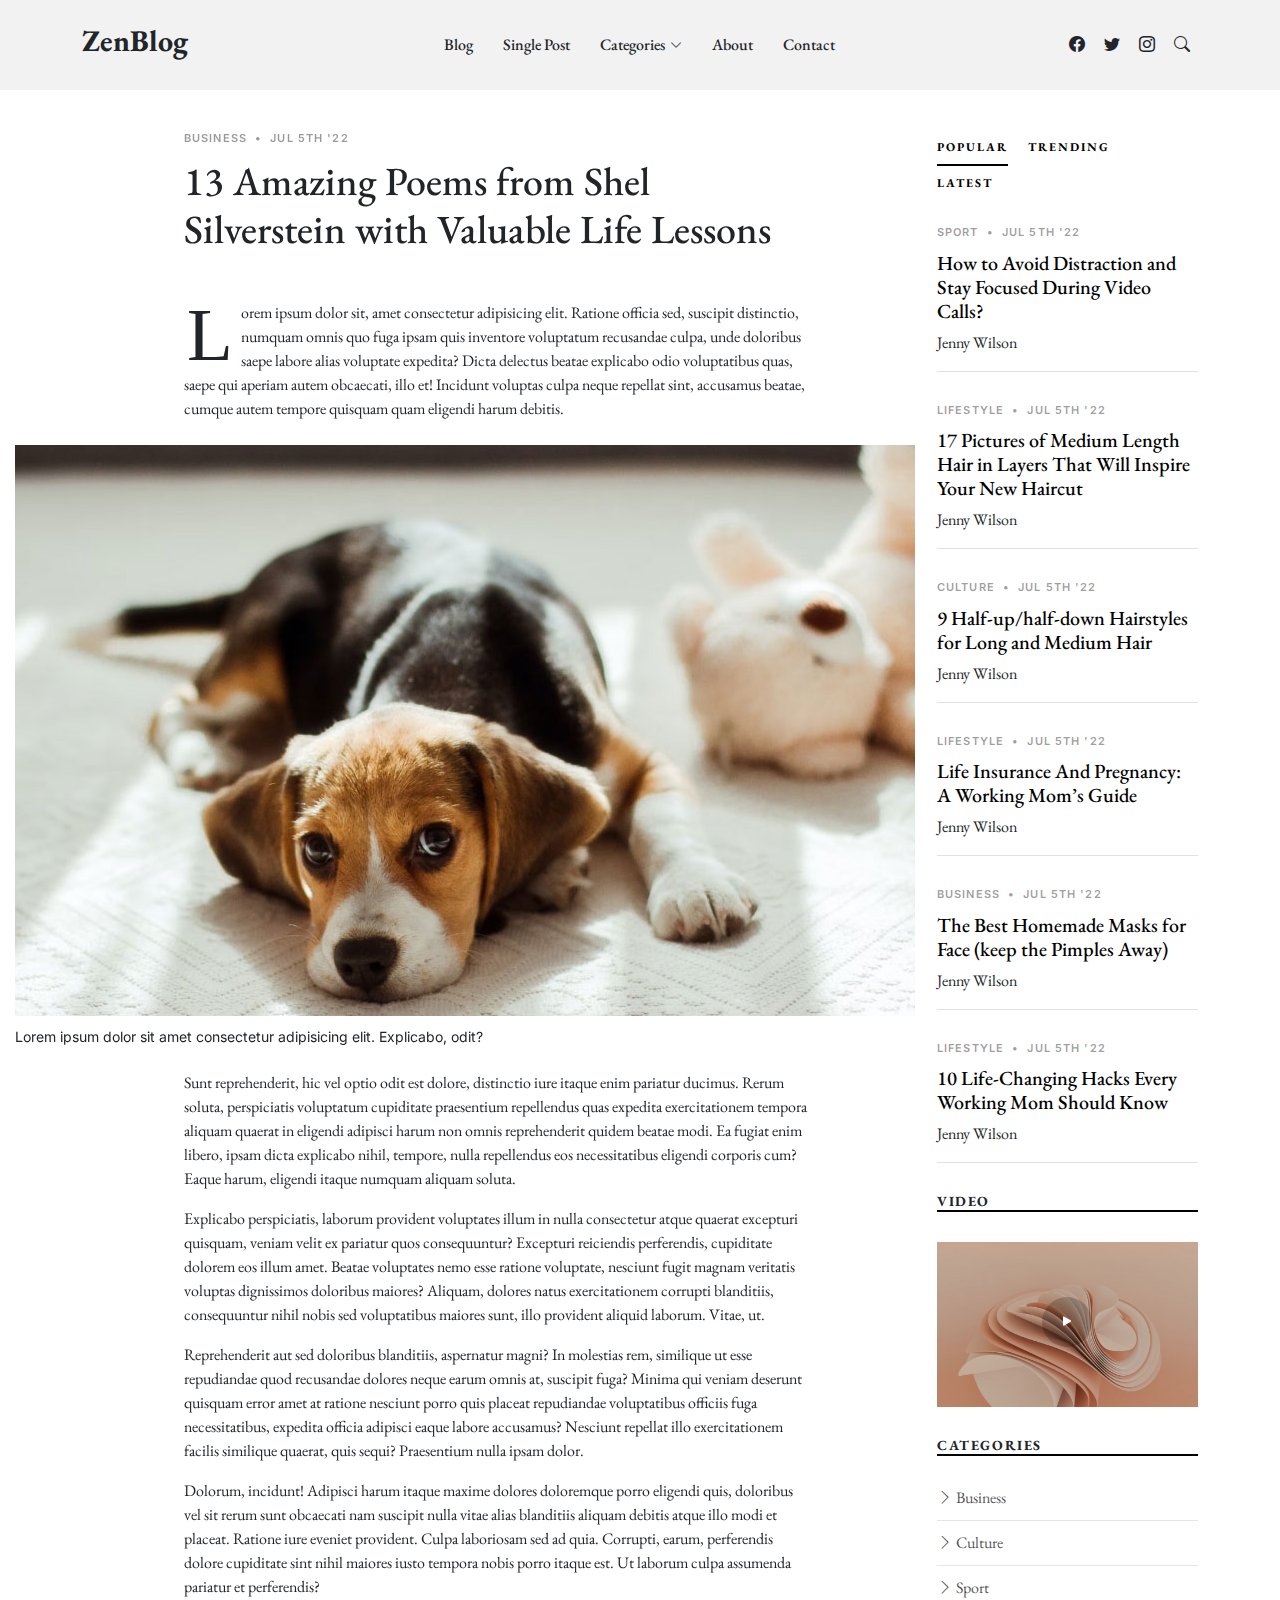
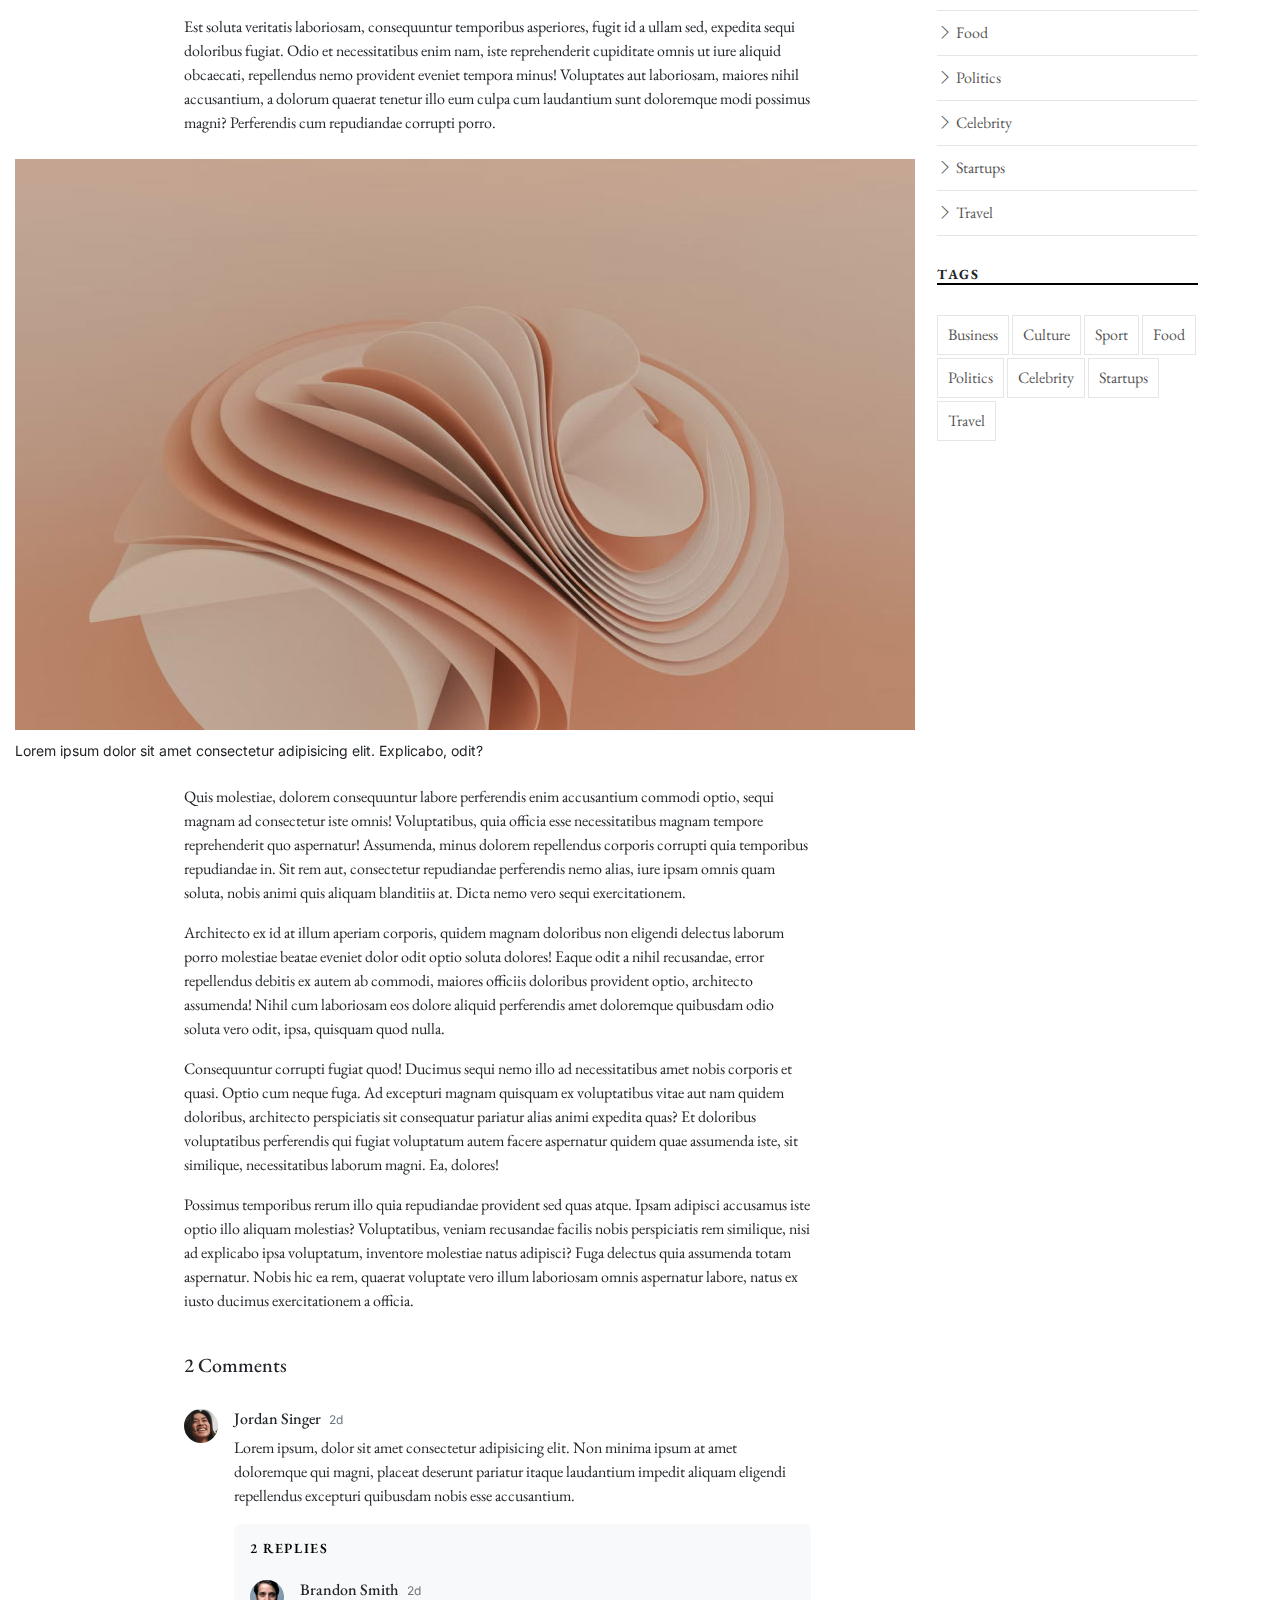
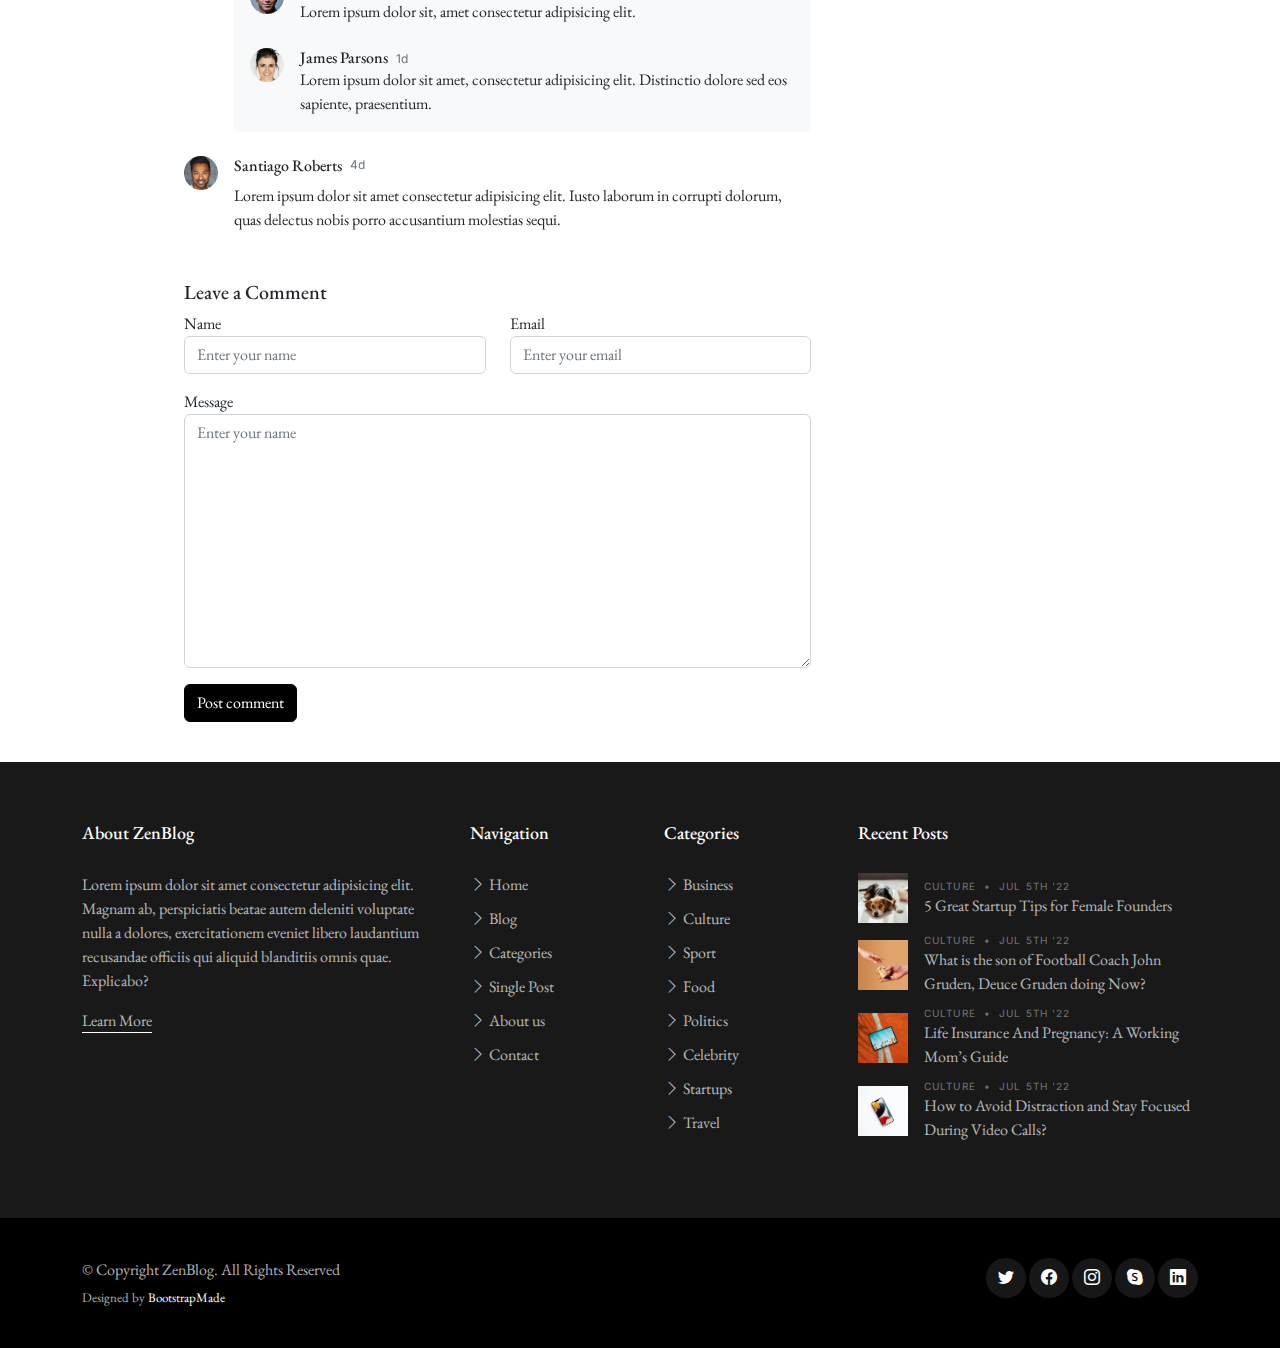
<file: Websites/ZenBlog/ZenBlog/single-post.html>
<!DOCTYPE html>
<html lang="en">

<head>
  <meta charset="utf-8">
  <meta content="width=device-width, initial-scale=1.0" name="viewport">

  <title>ZenBlog Bootstrap Template - Single Post</title>
  <meta content="" name="description">
  <meta content="" name="keywords">

  <!-- Favicons -->
  <link href="assets/img/favicon.png" rel="icon">
  <link href="assets/img/apple-touch-icon.png" rel="apple-touch-icon">

  <!-- Google Fonts -->
  <link rel="preconnect" href="https://fonts.googleapis.com">
  <link rel="preconnect" href="https://fonts.gstatic.com" crossorigin>
  <link href="https://fonts.googleapis.com/css2?family=EB+Garamond:wght@400;500&family=Inter:wght@400;500&family=Playfair+Display:ital,wght@0,400;0,700;1,400;1,700&display=swap" rel="stylesheet">

  <!-- Vendor CSS Files -->
  <link href="assets/vendor/bootstrap/css/bootstrap.min.css" rel="stylesheet">
  <link href="assets/vendor/bootstrap-icons/bootstrap-icons.css" rel="stylesheet">
  <link href="assets/vendor/swiper/swiper-bundle.min.css" rel="stylesheet">
  <link href="assets/vendor/glightbox/css/glightbox.min.css" rel="stylesheet">
  <link href="assets/vendor/aos/aos.css" rel="stylesheet">

  <!-- Template Main CSS Files -->
  <link href="assets/css/variables.css" rel="stylesheet">
  <link href="assets/css/main.css" rel="stylesheet">

  <!-- =======================================================
  * Template Name: ZenBlog - v1.3.0
  * Template URL: https://bootstrapmade.com/zenblog-bootstrap-blog-template/
  * Author: BootstrapMade.com
  * License: https:///bootstrapmade.com/license/
  ======================================================== -->
</head>

<body>

  <!-- ======= Header ======= -->
  <header id="header" class="header d-flex align-items-center fixed-top">
    <div class="container-fluid container-xl d-flex align-items-center justify-content-between">

      <a href="index.html" class="logo d-flex align-items-center">
        <!-- Uncomment the line below if you also wish to use an image logo -->
        <!-- <img src="assets/img/logo.png" alt=""> -->
        <h1>ZenBlog</h1>
      </a>

      <nav id="navbar" class="navbar">
        <ul>
          <li><a href="index.html">Blog</a></li>
          <li><a href="single-post.html">Single Post</a></li>
          <li class="dropdown"><a href="category.html"><span>Categories</span> <i class="bi bi-chevron-down dropdown-indicator"></i></a>
            <ul>
              <li><a href="search-result.html">Search Result</a></li>
              <li><a href="#">Drop Down 1</a></li>
              <li class="dropdown"><a href="#"><span>Deep Drop Down</span> <i class="bi bi-chevron-down dropdown-indicator"></i></a>
                <ul>
                  <li><a href="#">Deep Drop Down 1</a></li>
                  <li><a href="#">Deep Drop Down 2</a></li>
                  <li><a href="#">Deep Drop Down 3</a></li>
                  <li><a href="#">Deep Drop Down 4</a></li>
                  <li><a href="#">Deep Drop Down 5</a></li>
                </ul>
              </li>
              <li><a href="#">Drop Down 2</a></li>
              <li><a href="#">Drop Down 3</a></li>
              <li><a href="#">Drop Down 4</a></li>
            </ul>
          </li>

          <li><a href="about.html">About</a></li>
          <li><a href="contact.html">Contact</a></li>
        </ul>
      </nav><!-- .navbar -->

      <div class="position-relative">
        <a href="#" class="mx-2"><span class="bi-facebook"></span></a>
        <a href="#" class="mx-2"><span class="bi-twitter"></span></a>
        <a href="#" class="mx-2"><span class="bi-instagram"></span></a>

        <a href="#" class="mx-2 js-search-open"><span class="bi-search"></span></a>
        <i class="bi bi-list mobile-nav-toggle"></i>

        <!-- ======= Search Form ======= -->
        <div class="search-form-wrap js-search-form-wrap">
          <form action="search-result.html" class="search-form">
            <span class="icon bi-search"></span>
            <input type="text" placeholder="Search" class="form-control">
            <button class="btn js-search-close"><span class="bi-x"></span></button>
          </form>
        </div><!-- End Search Form -->

      </div>

    </div>

  </header><!-- End Header -->

  <main id="main">

    <section class="single-post-content">
      <div class="container">
        <div class="row">
          <div class="col-md-9 post-content" data-aos="fade-up">

            <!-- ======= Single Post Content ======= -->
            <div class="single-post">
              <div class="post-meta"><span class="date">Business</span> <span class="mx-1">&bullet;</span> <span>Jul 5th '22</span></div>
              <h1 class="mb-5">13 Amazing Poems from Shel Silverstein with Valuable Life Lessons</h1>
              <p><span class="firstcharacter">L</span>orem ipsum dolor sit, amet consectetur adipisicing elit. Ratione officia sed, suscipit distinctio, numquam omnis quo fuga ipsam quis inventore voluptatum recusandae culpa, unde doloribus saepe labore alias voluptate expedita? Dicta delectus beatae explicabo odio voluptatibus quas, saepe qui aperiam autem obcaecati, illo et! Incidunt voluptas culpa neque repellat sint, accusamus beatae, cumque autem tempore quisquam quam eligendi harum debitis.</p>

              <figure class="my-4">
                <img src="assets/img/post-landscape-1.jpg" alt="" class="img-fluid">
                <figcaption>Lorem ipsum dolor sit amet consectetur adipisicing elit. Explicabo, odit? </figcaption>
              </figure>
              <p>Sunt reprehenderit, hic vel optio odit est dolore, distinctio iure itaque enim pariatur ducimus. Rerum soluta, perspiciatis voluptatum cupiditate praesentium repellendus quas expedita exercitationem tempora aliquam quaerat in eligendi adipisci harum non omnis reprehenderit quidem beatae modi. Ea fugiat enim libero, ipsam dicta explicabo nihil, tempore, nulla repellendus eos necessitatibus eligendi corporis cum? Eaque harum, eligendi itaque numquam aliquam soluta.</p>
              <p>Explicabo perspiciatis, laborum provident voluptates illum in nulla consectetur atque quaerat excepturi quisquam, veniam velit ex pariatur quos consequuntur? Excepturi reiciendis perferendis, cupiditate dolorem eos illum amet. Beatae voluptates nemo esse ratione voluptate, nesciunt fugit magnam veritatis voluptas dignissimos doloribus maiores? Aliquam, dolores natus exercitationem corrupti blanditiis, consequuntur nihil nobis sed voluptatibus maiores sunt, illo provident aliquid laborum. Vitae, ut.</p>
              <p>Reprehenderit aut sed doloribus blanditiis, aspernatur magni? In molestias rem, similique ut esse repudiandae quod recusandae dolores neque earum omnis at, suscipit fuga? Minima qui veniam deserunt quisquam error amet at ratione nesciunt porro quis placeat repudiandae voluptatibus officiis fuga necessitatibus, expedita officia adipisci eaque labore accusamus? Nesciunt repellat illo exercitationem facilis similique quaerat, quis sequi? Praesentium nulla ipsam dolor.</p>
              <p>Dolorum, incidunt! Adipisci harum itaque maxime dolores doloremque porro eligendi quis, doloribus vel sit rerum sunt obcaecati nam suscipit nulla vitae alias blanditiis aliquam debitis atque illo modi et placeat. Ratione iure eveniet provident. Culpa laboriosam sed ad quia. Corrupti, earum, perferendis dolore cupiditate sint nihil maiores iusto tempora nobis porro itaque est. Ut laborum culpa assumenda pariatur et perferendis?</p>
              <p>Est soluta veritatis laboriosam, consequuntur temporibus asperiores, fugit id a ullam sed, expedita sequi doloribus fugiat. Odio et necessitatibus enim nam, iste reprehenderit cupiditate omnis ut iure aliquid obcaecati, repellendus nemo provident eveniet tempora minus! Voluptates aut laboriosam, maiores nihil accusantium, a dolorum quaerat tenetur illo eum culpa cum laudantium sunt doloremque modi possimus magni? Perferendis cum repudiandae corrupti porro.</p>
              <figure class="my-4">
                <img src="assets/img/post-landscape-5.jpg" alt="" class="img-fluid">
                <figcaption>Lorem ipsum dolor sit amet consectetur adipisicing elit. Explicabo, odit? </figcaption>
              </figure>
              <p>Quis molestiae, dolorem consequuntur labore perferendis enim accusantium commodi optio, sequi magnam ad consectetur iste omnis! Voluptatibus, quia officia esse necessitatibus magnam tempore reprehenderit quo aspernatur! Assumenda, minus dolorem repellendus corporis corrupti quia temporibus repudiandae in. Sit rem aut, consectetur repudiandae perferendis nemo alias, iure ipsam omnis quam soluta, nobis animi quis aliquam blanditiis at. Dicta nemo vero sequi exercitationem.</p>
              <p>Architecto ex id at illum aperiam corporis, quidem magnam doloribus non eligendi delectus laborum porro molestiae beatae eveniet dolor odit optio soluta dolores! Eaque odit a nihil recusandae, error repellendus debitis ex autem ab commodi, maiores officiis doloribus provident optio, architecto assumenda! Nihil cum laboriosam eos dolore aliquid perferendis amet doloremque quibusdam odio soluta vero odit, ipsa, quisquam quod nulla.</p>
              <p>Consequuntur corrupti fugiat quod! Ducimus sequi nemo illo ad necessitatibus amet nobis corporis et quasi. Optio cum neque fuga. Ad excepturi magnam quisquam ex voluptatibus vitae aut nam quidem doloribus, architecto perspiciatis sit consequatur pariatur alias animi expedita quas? Et doloribus voluptatibus perferendis qui fugiat voluptatum autem facere aspernatur quidem quae assumenda iste, sit similique, necessitatibus laborum magni. Ea, dolores!</p>
              <p>Possimus temporibus rerum illo quia repudiandae provident sed quas atque. Ipsam adipisci accusamus iste optio illo aliquam molestias? Voluptatibus, veniam recusandae facilis nobis perspiciatis rem similique, nisi ad explicabo ipsa voluptatum, inventore molestiae natus adipisci? Fuga delectus quia assumenda totam aspernatur. Nobis hic ea rem, quaerat voluptate vero illum laboriosam omnis aspernatur labore, natus ex iusto ducimus exercitationem a officia.</p>
            </div><!-- End Single Post Content -->

            <!-- ======= Comments ======= -->
            <div class="comments">
              <h5 class="comment-title py-4">2 Comments</h5>
              <div class="comment d-flex mb-4">
                <div class="flex-shrink-0">
                  <div class="avatar avatar-sm rounded-circle">
                    <img class="avatar-img" src="assets/img/person-5.jpg" alt="" class="img-fluid">
                  </div>
                </div>
                <div class="flex-grow-1 ms-2 ms-sm-3">
                  <div class="comment-meta d-flex align-items-baseline">
                    <h6 class="me-2">Jordan Singer</h6>
                    <span class="text-muted">2d</span>
                  </div>
                  <div class="comment-body">
                    Lorem ipsum, dolor sit amet consectetur adipisicing elit. Non minima ipsum at amet doloremque qui magni, placeat deserunt pariatur itaque laudantium impedit aliquam eligendi repellendus excepturi quibusdam nobis esse accusantium.
                  </div>

                  <div class="comment-replies bg-light p-3 mt-3 rounded">
                    <h6 class="comment-replies-title mb-4 text-muted text-uppercase">2 replies</h6>

                    <div class="reply d-flex mb-4">
                      <div class="flex-shrink-0">
                        <div class="avatar avatar-sm rounded-circle">
                          <img class="avatar-img" src="assets/img/person-4.jpg" alt="" class="img-fluid">
                        </div>
                      </div>
                      <div class="flex-grow-1 ms-2 ms-sm-3">
                        <div class="reply-meta d-flex align-items-baseline">
                          <h6 class="mb-0 me-2">Brandon Smith</h6>
                          <span class="text-muted">2d</span>
                        </div>
                        <div class="reply-body">
                          Lorem ipsum dolor sit, amet consectetur adipisicing elit.
                        </div>
                      </div>
                    </div>
                    <div class="reply d-flex">
                      <div class="flex-shrink-0">
                        <div class="avatar avatar-sm rounded-circle">
                          <img class="avatar-img" src="assets/img/person-3.jpg" alt="" class="img-fluid">
                        </div>
                      </div>
                      <div class="flex-grow-1 ms-2 ms-sm-3">
                        <div class="reply-meta d-flex align-items-baseline">
                          <h6 class="mb-0 me-2">James Parsons</h6>
                          <span class="text-muted">1d</span>
                        </div>
                        <div class="reply-body">
                          Lorem ipsum dolor sit amet, consectetur adipisicing elit. Distinctio dolore sed eos sapiente, praesentium.
                        </div>
                      </div>
                    </div>
                  </div>
                </div>
              </div>
              <div class="comment d-flex">
                <div class="flex-shrink-0">
                  <div class="avatar avatar-sm rounded-circle">
                    <img class="avatar-img" src="assets/img/person-2.jpg" alt="" class="img-fluid">
                  </div>
                </div>
                <div class="flex-shrink-1 ms-2 ms-sm-3">
                  <div class="comment-meta d-flex">
                    <h6 class="me-2">Santiago Roberts</h6>
                    <span class="text-muted">4d</span>
                  </div>
                  <div class="comment-body">
                    Lorem ipsum dolor sit amet consectetur adipisicing elit. Iusto laborum in corrupti dolorum, quas delectus nobis porro accusantium molestias sequi.
                  </div>
                </div>
              </div>
            </div><!-- End Comments -->

            <!-- ======= Comments Form ======= -->
            <div class="row justify-content-center mt-5">

              <div class="col-lg-12">
                <h5 class="comment-title">Leave a Comment</h5>
                <div class="row">
                  <div class="col-lg-6 mb-3">
                    <label for="comment-name">Name</label>
                    <input type="text" class="form-control" id="comment-name" placeholder="Enter your name">
                  </div>
                  <div class="col-lg-6 mb-3">
                    <label for="comment-email">Email</label>
                    <input type="text" class="form-control" id="comment-email" placeholder="Enter your email">
                  </div>
                  <div class="col-12 mb-3">
                    <label for="comment-message">Message</label>

                    <textarea class="form-control" id="comment-message" placeholder="Enter your name" cols="30" rows="10"></textarea>
                  </div>
                  <div class="col-12">
                    <input type="submit" class="btn btn-primary" value="Post comment">
                  </div>
                </div>
              </div>
            </div><!-- End Comments Form -->

          </div>
          <div class="col-md-3">
            <!-- ======= Sidebar ======= -->
            <div class="aside-block">

              <ul class="nav nav-pills custom-tab-nav mb-4" id="pills-tab" role="tablist">
                <li class="nav-item" role="presentation">
                  <button class="nav-link active" id="pills-popular-tab" data-bs-toggle="pill" data-bs-target="#pills-popular" type="button" role="tab" aria-controls="pills-popular" aria-selected="true">Popular</button>
                </li>
                <li class="nav-item" role="presentation">
                  <button class="nav-link" id="pills-trending-tab" data-bs-toggle="pill" data-bs-target="#pills-trending" type="button" role="tab" aria-controls="pills-trending" aria-selected="false">Trending</button>
                </li>
                <li class="nav-item" role="presentation">
                  <button class="nav-link" id="pills-latest-tab" data-bs-toggle="pill" data-bs-target="#pills-latest" type="button" role="tab" aria-controls="pills-latest" aria-selected="false">Latest</button>
                </li>
              </ul>

              <div class="tab-content" id="pills-tabContent">

                <!-- Popular -->
                <div class="tab-pane fade show active" id="pills-popular" role="tabpanel" aria-labelledby="pills-popular-tab">
                  <div class="post-entry-1 border-bottom">
                    <div class="post-meta"><span class="date">Sport</span> <span class="mx-1">&bullet;</span> <span>Jul 5th '22</span></div>
                    <h2 class="mb-2"><a href="#">How to Avoid Distraction and Stay Focused During Video Calls?</a></h2>
                    <span class="author mb-3 d-block">Jenny Wilson</span>
                  </div>

                  <div class="post-entry-1 border-bottom">
                    <div class="post-meta"><span class="date">Lifestyle</span> <span class="mx-1">&bullet;</span> <span>Jul 5th '22</span></div>
                    <h2 class="mb-2"><a href="#">17 Pictures of Medium Length Hair in Layers That Will Inspire Your New Haircut</a></h2>
                    <span class="author mb-3 d-block">Jenny Wilson</span>
                  </div>

                  <div class="post-entry-1 border-bottom">
                    <div class="post-meta"><span class="date">Culture</span> <span class="mx-1">&bullet;</span> <span>Jul 5th '22</span></div>
                    <h2 class="mb-2"><a href="#">9 Half-up/half-down Hairstyles for Long and Medium Hair</a></h2>
                    <span class="author mb-3 d-block">Jenny Wilson</span>
                  </div>

                  <div class="post-entry-1 border-bottom">
                    <div class="post-meta"><span class="date">Lifestyle</span> <span class="mx-1">&bullet;</span> <span>Jul 5th '22</span></div>
                    <h2 class="mb-2"><a href="#">Life Insurance And Pregnancy: A Working Mom’s Guide</a></h2>
                    <span class="author mb-3 d-block">Jenny Wilson</span>
                  </div>

                  <div class="post-entry-1 border-bottom">
                    <div class="post-meta"><span class="date">Business</span> <span class="mx-1">&bullet;</span> <span>Jul 5th '22</span></div>
                    <h2 class="mb-2"><a href="#">The Best Homemade Masks for Face (keep the Pimples Away)</a></h2>
                    <span class="author mb-3 d-block">Jenny Wilson</span>
                  </div>

                  <div class="post-entry-1 border-bottom">
                    <div class="post-meta"><span class="date">Lifestyle</span> <span class="mx-1">&bullet;</span> <span>Jul 5th '22</span></div>
                    <h2 class="mb-2"><a href="#">10 Life-Changing Hacks Every Working Mom Should Know</a></h2>
                    <span class="author mb-3 d-block">Jenny Wilson</span>
                  </div>
                </div> <!-- End Popular -->

                <!-- Trending -->
                <div class="tab-pane fade" id="pills-trending" role="tabpanel" aria-labelledby="pills-trending-tab">
                  <div class="post-entry-1 border-bottom">
                    <div class="post-meta"><span class="date">Lifestyle</span> <span class="mx-1">&bullet;</span> <span>Jul 5th '22</span></div>
                    <h2 class="mb-2"><a href="#">17 Pictures of Medium Length Hair in Layers That Will Inspire Your New Haircut</a></h2>
                    <span class="author mb-3 d-block">Jenny Wilson</span>
                  </div>

                  <div class="post-entry-1 border-bottom">
                    <div class="post-meta"><span class="date">Culture</span> <span class="mx-1">&bullet;</span> <span>Jul 5th '22</span></div>
                    <h2 class="mb-2"><a href="#">9 Half-up/half-down Hairstyles for Long and Medium Hair</a></h2>
                    <span class="author mb-3 d-block">Jenny Wilson</span>
                  </div>

                  <div class="post-entry-1 border-bottom">
                    <div class="post-meta"><span class="date">Lifestyle</span> <span class="mx-1">&bullet;</span> <span>Jul 5th '22</span></div>
                    <h2 class="mb-2"><a href="#">Life Insurance And Pregnancy: A Working Mom’s Guide</a></h2>
                    <span class="author mb-3 d-block">Jenny Wilson</span>
                  </div>

                  <div class="post-entry-1 border-bottom">
                    <div class="post-meta"><span class="date">Sport</span> <span class="mx-1">&bullet;</span> <span>Jul 5th '22</span></div>
                    <h2 class="mb-2"><a href="#">How to Avoid Distraction and Stay Focused During Video Calls?</a></h2>
                    <span class="author mb-3 d-block">Jenny Wilson</span>
                  </div>
                  <div class="post-entry-1 border-bottom">
                    <div class="post-meta"><span class="date">Business</span> <span class="mx-1">&bullet;</span> <span>Jul 5th '22</span></div>
                    <h2 class="mb-2"><a href="#">The Best Homemade Masks for Face (keep the Pimples Away)</a></h2>
                    <span class="author mb-3 d-block">Jenny Wilson</span>
                  </div>

                  <div class="post-entry-1 border-bottom">
                    <div class="post-meta"><span class="date">Lifestyle</span> <span class="mx-1">&bullet;</span> <span>Jul 5th '22</span></div>
                    <h2 class="mb-2"><a href="#">10 Life-Changing Hacks Every Working Mom Should Know</a></h2>
                    <span class="author mb-3 d-block">Jenny Wilson</span>
                  </div>
                </div> <!-- End Trending -->

                <!-- Latest -->
                <div class="tab-pane fade" id="pills-latest" role="tabpanel" aria-labelledby="pills-latest-tab">
                  <div class="post-entry-1 border-bottom">
                    <div class="post-meta"><span class="date">Lifestyle</span> <span class="mx-1">&bullet;</span> <span>Jul 5th '22</span></div>
                    <h2 class="mb-2"><a href="#">Life Insurance And Pregnancy: A Working Mom’s Guide</a></h2>
                    <span class="author mb-3 d-block">Jenny Wilson</span>
                  </div>

                  <div class="post-entry-1 border-bottom">
                    <div class="post-meta"><span class="date">Business</span> <span class="mx-1">&bullet;</span> <span>Jul 5th '22</span></div>
                    <h2 class="mb-2"><a href="#">The Best Homemade Masks for Face (keep the Pimples Away)</a></h2>
                    <span class="author mb-3 d-block">Jenny Wilson</span>
                  </div>

                  <div class="post-entry-1 border-bottom">
                    <div class="post-meta"><span class="date">Lifestyle</span> <span class="mx-1">&bullet;</span> <span>Jul 5th '22</span></div>
                    <h2 class="mb-2"><a href="#">10 Life-Changing Hacks Every Working Mom Should Know</a></h2>
                    <span class="author mb-3 d-block">Jenny Wilson</span>
                  </div>

                  <div class="post-entry-1 border-bottom">
                    <div class="post-meta"><span class="date">Sport</span> <span class="mx-1">&bullet;</span> <span>Jul 5th '22</span></div>
                    <h2 class="mb-2"><a href="#">How to Avoid Distraction and Stay Focused During Video Calls?</a></h2>
                    <span class="author mb-3 d-block">Jenny Wilson</span>
                  </div>

                  <div class="post-entry-1 border-bottom">
                    <div class="post-meta"><span class="date">Lifestyle</span> <span class="mx-1">&bullet;</span> <span>Jul 5th '22</span></div>
                    <h2 class="mb-2"><a href="#">17 Pictures of Medium Length Hair in Layers That Will Inspire Your New Haircut</a></h2>
                    <span class="author mb-3 d-block">Jenny Wilson</span>
                  </div>

                  <div class="post-entry-1 border-bottom">
                    <div class="post-meta"><span class="date">Culture</span> <span class="mx-1">&bullet;</span> <span>Jul 5th '22</span></div>
                    <h2 class="mb-2"><a href="#">9 Half-up/half-down Hairstyles for Long and Medium Hair</a></h2>
                    <span class="author mb-3 d-block">Jenny Wilson</span>
                  </div>

                </div> <!-- End Latest -->

              </div>
            </div>

            <div class="aside-block">
              <h3 class="aside-title">Video</h3>
              <div class="video-post">
                <a href="https://www.youtube.com/watch?v=AiFfDjmd0jU" class="glightbox link-video">
                  <span class="bi-play-fill"></span>
                  <img src="assets/img/post-landscape-5.jpg" alt="" class="img-fluid">
                </a>
              </div>
            </div><!-- End Video -->

            <div class="aside-block">
              <h3 class="aside-title">Categories</h3>
              <ul class="aside-links list-unstyled">
                <li><a href="category.html"><i class="bi bi-chevron-right"></i> Business</a></li>
                <li><a href="category.html"><i class="bi bi-chevron-right"></i> Culture</a></li>
                <li><a href="category.html"><i class="bi bi-chevron-right"></i> Sport</a></li>
                <li><a href="category.html"><i class="bi bi-chevron-right"></i> Food</a></li>
                <li><a href="category.html"><i class="bi bi-chevron-right"></i> Politics</a></li>
                <li><a href="category.html"><i class="bi bi-chevron-right"></i> Celebrity</a></li>
                <li><a href="category.html"><i class="bi bi-chevron-right"></i> Startups</a></li>
                <li><a href="category.html"><i class="bi bi-chevron-right"></i> Travel</a></li>
              </ul>
            </div><!-- End Categories -->

            <div class="aside-block">
              <h3 class="aside-title">Tags</h3>
              <ul class="aside-tags list-unstyled">
                <li><a href="category.html">Business</a></li>
                <li><a href="category.html">Culture</a></li>
                <li><a href="category.html">Sport</a></li>
                <li><a href="category.html">Food</a></li>
                <li><a href="category.html">Politics</a></li>
                <li><a href="category.html">Celebrity</a></li>
                <li><a href="category.html">Startups</a></li>
                <li><a href="category.html">Travel</a></li>
              </ul>
            </div><!-- End Tags -->

          </div>
        </div>
      </div>
    </section>
  </main><!-- End #main -->

  <!-- ======= Footer ======= -->
  <footer id="footer" class="footer">

    <div class="footer-content">
      <div class="container">

        <div class="row g-5">
          <div class="col-lg-4">
            <h3 class="footer-heading">About ZenBlog</h3>
            <p>Lorem ipsum dolor sit amet consectetur adipisicing elit. Magnam ab, perspiciatis beatae autem deleniti voluptate nulla a dolores, exercitationem eveniet libero laudantium recusandae officiis qui aliquid blanditiis omnis quae. Explicabo?</p>
            <p><a href="about.html" class="footer-link-more">Learn More</a></p>
          </div>
          <div class="col-6 col-lg-2">
            <h3 class="footer-heading">Navigation</h3>
            <ul class="footer-links list-unstyled">
              <li><a href="index.html"><i class="bi bi-chevron-right"></i> Home</a></li>
              <li><a href="index.html"><i class="bi bi-chevron-right"></i> Blog</a></li>
              <li><a href="category.html"><i class="bi bi-chevron-right"></i> Categories</a></li>
              <li><a href="single-post.html"><i class="bi bi-chevron-right"></i> Single Post</a></li>
              <li><a href="about.html"><i class="bi bi-chevron-right"></i> About us</a></li>
              <li><a href="contact.html"><i class="bi bi-chevron-right"></i> Contact</a></li>
            </ul>
          </div>
          <div class="col-6 col-lg-2">
            <h3 class="footer-heading">Categories</h3>
            <ul class="footer-links list-unstyled">
              <li><a href="category.html"><i class="bi bi-chevron-right"></i> Business</a></li>
              <li><a href="category.html"><i class="bi bi-chevron-right"></i> Culture</a></li>
              <li><a href="category.html"><i class="bi bi-chevron-right"></i> Sport</a></li>
              <li><a href="category.html"><i class="bi bi-chevron-right"></i> Food</a></li>
              <li><a href="category.html"><i class="bi bi-chevron-right"></i> Politics</a></li>
              <li><a href="category.html"><i class="bi bi-chevron-right"></i> Celebrity</a></li>
              <li><a href="category.html"><i class="bi bi-chevron-right"></i> Startups</a></li>
              <li><a href="category.html"><i class="bi bi-chevron-right"></i> Travel</a></li>

            </ul>
          </div>

          <div class="col-lg-4">
            <h3 class="footer-heading">Recent Posts</h3>

            <ul class="footer-links footer-blog-entry list-unstyled">
              <li>
                <a href="single-post.html" class="d-flex align-items-center">
                  <img src="assets/img/post-sq-1.jpg" alt="" class="img-fluid me-3">
                  <div>
                    <div class="post-meta d-block"><span class="date">Culture</span> <span class="mx-1">&bullet;</span> <span>Jul 5th '22</span></div>
                    <span>5 Great Startup Tips for Female Founders</span>
                  </div>
                </a>
              </li>

              <li>
                <a href="single-post.html" class="d-flex align-items-center">
                  <img src="assets/img/post-sq-2.jpg" alt="" class="img-fluid me-3">
                  <div>
                    <div class="post-meta d-block"><span class="date">Culture</span> <span class="mx-1">&bullet;</span> <span>Jul 5th '22</span></div>
                    <span>What is the son of Football Coach John Gruden, Deuce Gruden doing Now?</span>
                  </div>
                </a>
              </li>

              <li>
                <a href="single-post.html" class="d-flex align-items-center">
                  <img src="assets/img/post-sq-3.jpg" alt="" class="img-fluid me-3">
                  <div>
                    <div class="post-meta d-block"><span class="date">Culture</span> <span class="mx-1">&bullet;</span> <span>Jul 5th '22</span></div>
                    <span>Life Insurance And Pregnancy: A Working Mom’s Guide</span>
                  </div>
                </a>
              </li>

              <li>
                <a href="single-post.html" class="d-flex align-items-center">
                  <img src="assets/img/post-sq-4.jpg" alt="" class="img-fluid me-3">
                  <div>
                    <div class="post-meta d-block"><span class="date">Culture</span> <span class="mx-1">&bullet;</span> <span>Jul 5th '22</span></div>
                    <span>How to Avoid Distraction and Stay Focused During Video Calls?</span>
                  </div>
                </a>
              </li>

            </ul>

          </div>
        </div>
      </div>
    </div>

    <div class="footer-legal">
      <div class="container">

        <div class="row justify-content-between">
          <div class="col-md-6 text-center text-md-start mb-3 mb-md-0">
            <div class="copyright">
              © Copyright <strong><span>ZenBlog</span></strong>. All Rights Reserved
            </div>

            <div class="credits">
              <!-- All the links in the footer should remain intact. -->
              <!-- You can delete the links only if you purchased the pro version. -->
              <!-- Licensing information: https://bootstrapmade.com/license/ -->
              <!-- Purchase the pro version with working PHP/AJAX contact form: https://bootstrapmade.com/herobiz-bootstrap-business-template/ -->
              Designed by <a href="https://bootstrapmade.com/">BootstrapMade</a>
            </div>

          </div>

          <div class="col-md-6">
            <div class="social-links mb-3 mb-lg-0 text-center text-md-end">
              <a href="#" class="twitter"><i class="bi bi-twitter"></i></a>
              <a href="#" class="facebook"><i class="bi bi-facebook"></i></a>
              <a href="#" class="instagram"><i class="bi bi-instagram"></i></a>
              <a href="#" class="google-plus"><i class="bi bi-skype"></i></a>
              <a href="#" class="linkedin"><i class="bi bi-linkedin"></i></a>
            </div>

          </div>

        </div>

      </div>
    </div>

  </footer>

  <a href="#" class="scroll-top d-flex align-items-center justify-content-center"><i class="bi bi-arrow-up-short"></i></a>

  <!-- Vendor JS Files -->
  <script src="assets/vendor/bootstrap/js/bootstrap.bundle.min.js"></script>
  <script src="assets/vendor/swiper/swiper-bundle.min.js"></script>
  <script src="assets/vendor/glightbox/js/glightbox.min.js"></script>
  <script src="assets/vendor/aos/aos.js"></script>
  <script src="assets/vendor/php-email-form/validate.js"></script>

  <!-- Template Main JS File -->
  <script src="assets/js/main.js"></script>

</body>

</html>
</file>
<file: Websites/cars-website/style.css>
@import url("https://fonts.googleapis.com/css2?family=Titillium+Web:wght@400;700&display=swap");

* {
  margin: 0;
  padding: 0;
  box-sizing: border-box;
  font-family: "Titillium Web", sans-serif;
}

.container {
  width: 100%;
  height: 100vh;
  padding-left: 8%;
  padding-right: 8%;
  background-image: linear-gradient(rgba(0, 0, 0, 0.6), rgba(0, 0, 0, 0.6)),
    url(./images/bg.png);
  background-position: center;
  background-size: cover;
}

p {
  font-size: 10px;
  color: #fff;
  line-height: 16px;
}

.btn {
  padding: 12px 28px;
  font-size: 12px;
  font-weight: 700;
  margin-top: 30px;
  cursor: pointer;
  color: #000;
  background-color: #fff;
  border-radius: 20px;
  border: 1px solid red;
  text-decoration: none;
  transition: ease 0.5s;
}

.btn:hover {
  background-color: #000;
  color: #fff;
  border-color: #fff;
}

.navbar {
  height: 12%;
  display: flex;
  justify-content: space-between;
  align-items: center;
}

nav ul {
  list-style: none;
  display: flex;
  column-gap: 20px;
}

nav ul li a {
  color: #fff;
  text-decoration: none;
  transition: ease 0.5s;
}

nav ul li a:hover {
  color: #000;
}

.row {
  display: flex;
  align-items: center;
  column-gap: 10px;
  height: 88%;
}

.col {
  flex-basis: 50%;
}

h1 {
  color: #fff;
  font-size: 100px;
}

.desc {
  font-size: 16px;
}

.cards {
  max-width: 500px;
  margin: auto;
}

.card {
  width: 200px;
  height: 230px;
  display: inline-block;
  background-position: center;
  background-size: cover;
  border-radius: 10px;
  padding: 15px 25px;
  cursor: pointer;
  border: 1px solid red;
  position: relative;
  margin: 10px 15px;
  transition: ease 0.5s;
}

.card:hover {
  transform: translateY(-10px);
  border-color: #fff;
}

.card .card-head {
  background-color: rgba(0, 0, 0, 0.7);
  color: #fff;
  border-radius: 6px;
  padding: 6px;
}

.card .card-bottom {
  position: absolute;
  bottom: 26px;
}

.card.card-1 {
  background-image: url(./images/pic-1.png);
}

.card.card-2 {
  background-image: url(./images/pic-2.png);
}

.card.card-3 {
  background-image: url(./images/pic-3.png);
}

.card.card-4 {
  background-image: url(./images/pic-4.png);
}
</file>
<file: Websites/shoe-website/style.css>
@import url("https://fonts.googleapis.com/css2?family=Poppins:wght@300;400;500;600;700&display=swap");
* {
  margin: 0;
  padding: 0;
  font-family: "Poppins", sans-serif;
  box-sizing: border-box;
}

.container {
  width: 100%;
  height: 100vh;
  background-color: #1e2227;
  color: #fff;
}

nav {
  display: flex;
  align-items: center;
  justify-content: space-between;
  padding: 30px 8%;
  position: fixed;
  top: 0;
  width: 100%;
  background-color: #1e2227;
  z-index: 1;
}

.logo {
  width: 120px;
  cursor: pointer;
}

nav .nav-links {
  display: flex;
  column-gap: 20px;
}

nav .nav-links a {
  text-decoration: none;
  color: #fff;
  font-size: 26px;
}

.row {
  height: 100%;
  width: 100%;
  display: flex;
}

.col-1,
.col-2 {
  flex-basis: 50%;
  height: 100%;
  display: flex;
  justify-content: center;
  flex-direction: column;
}

.col-2 {
  background-color: red;
  padding-top: 8%;
  position: relative;
}

.col-1 {
  padding-left: 8%;
}

.col-1 h1 {
  font-size: 74px;
  line-height: 100px;
  margin-bottom: 5px;
}

.col-1 p {
  padding-right: 10px;
  line-height: 1.4;
}

.col-1 .price {
  display: flex;
  align-items: flex-end;
  column-gap: 10px;
  margin-top: 10px;
}

.col-1 .price h2 {
  font-size: 25px;
  line-height: 60px;
  margin-bottom: 500;
  line-height: 1;
}

.col-1 .buttons {
  display: flex;
  column-gap: 10px;
  flex-wrap: wrap;
}

.col-1 button,
.col-1 a {
  display: inline-block;
  width: fit-content;
  padding: 18px 50px;
  background: red;
  border: none;
  color: #fff;
  font-size: 18px;
  margin-top: 20px;
  text-decoration: none;
  cursor: pointer;
  transition: transform 0.5s;
}

.col-1 button:hover,
.col-1 a:hover {
  background: #aa0505;
  transform: translateY(-5px);
}

.feature-img {
  width: 100%;
  text-align: center;
}

.feature-img img {
  width: 80%;
  transform: rotate(-20deg);
  transition: transform 0.5s;
}

.feature-img img:hover {
  transform: translate(-20px, 10px) rotate(0deg);
}

.small-img-row {
  display: flex;
  width: 80%;
  margin: 70px auto 0;
  align-items: center;
  justify-content: space-around;
}

.small-img {
  width: 80px;
  height: 80px;
  background-color: #ccc;
}

.small-img img {
  width: 120px;
  transform: rotate(-20deg);
  transition: transform 0.5s;
}

.small-img img:hover {
  transform: translate(-20px, 10px) rotate(0deg);
}

.small-img:nth-child(1) {
  background: #b9c8ff;
}

.small-img:nth-child(2) {
  background: #b1ffdd;
}

.small-img:nth-child(3) {
  background: #ff6767;
}

.small-img:nth-child(4) {
  background: #9dff90;
}

.col-2 h2 {
  position: absolute;
  left: 10%;
  top: 25%;
  font-size: 130px;
  opacity: 0.3;
}
</file>
<file: Websites/simpleweb/style.css>
@import url('https://fonts.googleapis.com/css2?family=Poppins:wght@300;400;500;600;700;800&display=swap');

:root{
    --color-primary:#4174af;
    --color-danger:#f44336;
    --color-success:#41f1b6;
    --color-warning:#ffbb55;
    --color-white:#fff;
    --color-danger-2:#fff3f3;
    --color-dark-extra:#777;
    --color-info-dark:#7d8da1;
    --color-info-light:#dce1eb;
    --color-dark:#363949;
    --color-light:rgb(132, 139, 200, 0.18);
    --color-primary-variant:#111e88;
    --color-dark-variant:#677483;
    --color-background:#f6f6f9;
    --color-scroll:#252525;
    --color-scroll-back:#fafafa;
    --backgroungim: url("bg.jpg");

    --card-border-radius: 2rem;
    --border-radius-1: 0.4rem;
    --border-radius-2: 0.8rem;
    --border-radius-3: 1.2rem;

    --card-padding: 1.8rem;
    --padding-1: 1.2rem;

    --box-shadow-2: 0 0 30px 0px rgba(0, 0, 0, 0.2);
    --box-shadow-3: 0 0 20px 0px rgba(0, 0, 0, 0.2);
    --box-shadow: 0 2rem 3rem var(--color-light);
}


*{
    margin: 0;
    padding: 0;
    box-sizing: border-box;
    font-family: 'Poppins', sans-serif;
}

.dark-theme-variables{
    --color-scroll-back:#252525;
    --color-scroll:#fafafa;
    --backgroungim: url("bg2.jpg");
    
    --color-background: #252525;
    --color-white: #181818;
    --color-dark: #fafafa;
    --color-dark-extra:#fdfdfd;
    --color-dark-variant: #a3bdcc;
    --color-danger-2:#5d5d5d;
    --color-light: rgba(0, 0, 0, 0.4);
    --box-shadow-3: 0 0 30px 0px rgb(250, 250, 250);
    --box-shadow-2: 0 0 20px 0px rgb(250, 250, 250);
    --box-shadow: 0 2rem 3rem var(--color-light);
}

body {
    font-family: 'Poppins', sans-serif;
    background-image: var(--backgroungim);
    background-size: cover;
    transition: all 500ms ease;
}

.kutu{
    width: 10px;
    height: 10px;
    background: transparent;
}

.theme-toggler{
    gap: 0 !important;
    background: transparent;
    display: flex;
    justify-content: space-between;
    align-items: center;
    height: 1.6rem;
    width: 4.2rem;
    cursor: pointer;
    border-radius: var(--border-radius-1);
}

.theme-toggler span{
    font-size: 1.2rem;
    width: 50%;
    height: 100%;
    display: flex;
    align-items: center;
    justify-content: center;
}

.theme-toggler span.active{
    background: var(--color-primary);
    color: white;
    border-radius: var(--border-radius-1);
}

.container {
    width: 80%;
    margin: auto;
}

/*! header start */

header {
    height: 100px;
    border-bottom: 2px solid rgba(255, 255, 255, 0.06);
}

header nav {
    display: flex;
    justify-content: space-between;
    align-items: center;
    height: 100%;
}

header nav .logo a {
    color: white;
    text-decoration: none;
    font-weight: 700;
    font-size: 20px;
}

nav ul {
    list-style: none;
    display: flex;
    column-gap: 30px;
}

nav ul li a {
    color: white;
    text-decoration: none;
    transition: color .25s ease;
}

nav ul li a:hover {
    color: #0ba2c0;
}

nav .menu {
    display: flex;
    align-items: center;
    column-gap: 48px;
}

nav .menu .menu-button {
    color: #0ba2c0;
    text-decoration: none;
    background-color: rgba(255, 255, 255, 0.08);
    padding: 12px 24px;
    border-radius: 56px;
    transition: all .25s ease;
}

nav .menu .menu-button:hover {
    background-color: #0ba2c0;
    color: white;
}

/*! header end */

/*! section start  */
.content {
    color: white;
    height: calc(100vh - 100px);
    padding-top: 150px;
}

.content h1 {
    font-size: 60px;
    text-align: center;
}

.content p {
    font-size: 24px;
    text-align: center;
    margin-top: 32px;
}

.content .links {
    display: flex;
    justify-content: center;
    margin-top: 48px;
    column-gap: 16px;
}

.content .links a {
    background-color: white;
    padding: 20px;
    width: 280px;
    color: black;
    text-align: center;
    font-size: 18px;
    text-decoration: none;
    border-radius: 56px;
    transition: all .25s ease-in;
}

.content .links a:hover {
    background-color: #0ba2c0;
    color: white;
}

/*! section end  */

/*! responsive start */
@media(max-width:576px) {
    .container {
        width: 100%;
        padding-left: 12px;
        padding-right: 12px;
    }

    .menu ul {
        column-gap: 20px;
    }

    .menu .menu-button {
        display: none;
    }

    .content {
        padding-top: 50px;
    }

    .content h1 {
        font-size: 36px;
    }

    .content p {
        font-size: 16px;
    }

    .content .links {
        flex-direction: column;
        align-items: center;
        row-gap: 1rem;
    }

    .content .links a {
        padding: 14px;
        width: 90%;
    }
}

/*! responsive end */
</file>
<file: Websites/ZenBlog/ZenBlog/assets/css/variables.css>
/**
* Template Name: ZenBlog
* File: variables.css
* Description: Easily customize colors, typography, and other repetitive properties used in the template main stylesheet file main.css
* 
* Template URL: https://bootstrapmade.com/zenblog-bootstrap-blog-template/
* Author: BootstrapMade.com
* License: https://bootstrapmade.com/license/
* 
* Contents:
* 1. ZenBlog template variables 
* 2. Override default Bootstrap variables
* 3. Set color and background class names
*
* Learn more about CSS variables at https://developer.mozilla.org/en-US/docs/Web/CSS/Using_CSS_custom_properties
*/

/*--------------------------------------------------------------
# 1. ZenBlog template variables 
--------------------------------------------------------------*/
:root {

  /* Fonts */
  --font-default: 'EB Garamond', system-ui, -apple-system, "Segoe UI", Roboto, "Helvetica Neue", Arial, "Noto Sans", "Liberation Sans", sans-serif, "Apple Color Emoji", "Segoe UI Emoji", "Segoe UI Symbol", "Noto Color Emoji";
  --font-primary: 'EB Garamond', serif; /*'Playfair Display', serif;*/
  --font-secondary: 'Inter', sans-serif;

  /* Colors */
  /* The *-rgb color names are simply the RGB converted value of the corresponding color for use in the rgba() function */

  /* Default text color */
  --color-default: #212529;
  --color-default-rgb: 33, 37, 41;

  /* Defult links color */
  --color-links: #212529;
  --color-links-hover: #15171a;

  /* Primay colors */
  --color-primary: #212529;
  --color-primary-light: #26282c;
  --color-primary-dark: #0b0c0e;

  --color-primary-rgb: 33, 37, 41;
  --color-primary-light-rgb: 38, 40, 44;
  --color-primary-dark-rgb: 11, 12, 14;

  /* Secondary colors */
  --color-secondary: #596d80;
  --color-secondary-light: #8498aa;
  --color-secondary-dark: #404f5c;

  --color-secondary-rgb: 89, 109, 128;
  --color-secondary-light-rgb: 132, 152, 170;
  --color-secondary-dark-rgb: 64, 79, 92;

  /* General colors */
  --color-blue: #0d6efd;
  --color-blue-rgb: 13, 110, 253;

  --color-indigo: #6610f2;
  --color-indigo-rgb: 102, 16, 242;

  --color-purple: #6f42c1;
  --color-purple-rgb: 111, 66, 193;
  
  --color-pink: #f3268c;
  --color-pink-rgb: 243, 38, 140;

  --color-red: #df1529;
  --color-red-rgb: 223, 21, 4;

  --color-orange: #fd7e14;
  --color-orange-rgb: 253, 126, 20;

  --color-yellow: #ffc107;
  --color-yellow-rgb: 255, 193, 7;

  --color-green: #059652;
  --color-green-rgb: 5, 150, 82;

  --color-teal: #20c997;
  --color-teal-rgb: 32, 201, 151;

  --color-cyan: #0dcaf0;
  --color-cyan-rgb: 13, 202, 240;

  --color-white: #ffffff;
  --color-white-rgb: 255, 255, 255;

  --color-gray: #6c757d;
  --color-gray-rgb: 108, 117, 125;

  --color-black: #000000;
  --color-black-rgb: 0, 0, 0;
}

/*--------------------------------------------------------------
# 2. Override default Bootstrap variables
--------------------------------------------------------------*/
:root {
  --bs-blue: var(--color-blue);
  --bs-indigo: var(--color-indigo);
  --bs-purple: var(--color-purple);
  --bs-pink: var(--color-pink);
  --bs-red: var(--color-red);
  --bs-orange: var(--color-orange);
  --bs-yellow: var(--color-yellow);
  --bs-green: var(--color-green);
  --bs-teal: var(--color-teal);
  --bs-cyan: var(--color-cyan);
  --bs-white: var(--color-white);
  --bs-gray: var(--color-gray);
  --bs-gray-dark: #343a40;
  --bs-gray-100: #f8f9fa;
  --bs-gray-200: #e9ecef;
  --bs-gray-300: #dee2e6;
  --bs-gray-400: #ced4da;
  --bs-gray-500: #adb5bd;
  --bs-gray-600: #6c757d;
  --bs-gray-700: #495057;
  --bs-gray-800: #343a40;
  --bs-gray-900: #212529;
  --bs-primary: var(--color-blue);
  --bs-secondary: var(--color-blue);
  --bs-success: #198754;
  --bs-info: #0dcaf0;
  --bs-warning: #ffc107;
  --bs-danger: #dc3545;
  --bs-light: #f8f9fa;
  --bs-dark: #212529;
  --bs-primary-rgb: var(--color-primary-rgb);
  --bs-secondary-rgb: var(--color-secondary-rgb);
  --bs-success-rgb: 25, 135, 84;
  --bs-info-rgb: 13, 202, 240;
  --bs-warning-rgb: 255, 193, 7;
  --bs-danger-rgb: 220, 53, 69;
  --bs-light-rgb: 248, 249, 250;
  --bs-dark-rgb: 33, 37, 41;
  --bs-white-rgb: var(--color-white-rgb);
  --bs-black-rgb: var(--color-black-rgb);
  --bs-body-color-rgb: var(--color-default-rgb);
  --bs-body-bg-rgb: 255, 255, 255;
  --bs-font-sans-serif: var(--font-default);
  --bs-font-monospace: SFMono-Regular, Menlo, Monaco, Consolas, "Liberation Mono", "Courier New", monospace;
  --bs-gradient: linear-gradient(180deg, rgba(255, 255, 255, 0.15), rgba(255, 255, 255, 0));
  --bs-body-font-family: var(--font-default);
  --bs-body-font-size: 1rem;
  --bs-body-font-weight: 400;
  --bs-body-line-height: 1.5;
  --bs-body-color: var(--color-default);
  --bs-body-bg: #fff;
}

/*--------------------------------------------------------------
# 3. Set color and background class names
--------------------------------------------------------------*/
/* Fonts */
.font-default { font-family: var(--font-default) !important; }
.font-primary { font-family: var(--font-primary) !important;}
.font-secondary { font-family: var(--font-secondary) !important; }

/* Text Colors */
.color-default { color: var(--color-default) !important; }
.color-links { color: var(--color-links) !important; }
.color-links:hover { color: var(--color-links-hover) !important; }
.color-primary { color: var(--color-primary) !important; }
.color-primary-light { color: var(--color-primary-light) !important; }
.color-primary-dark { color: var(--color-primary-dark) !important; }
.color-secondary { color: var(--color-secondary) !important; }
.color-secondary-light { color: var(--color-secondary-light) !important; }
.color-secondary-dark { color: var(--color-secondary-dark) !important; }
.color-blue { color: var(--color-blue) !important; }
.color-indigo { color: var(--color-indigo) !important; }
.color-purple { color: var(--color-purple) !important; }
.color-pink { color: var(--color-pink) !important; }
.color-red { color: var(--color-red) !important; }
.color-orange { color: var(--color-orange) !important; }
.color-yellow { color: var(--color-yellow) !important; }
.color-green { color: var(--color-green) !important; }
.color-teal { color: var(--color-teal) !important; }
.color-cyan { color: var(--color-cyan) !important; }
.color-white { color: var(--color-white) !important; }
.color-gray { color: var(--color-gray) !important; }
.color-black { color: var(--color-black) !important; }

/* Background Colors */
.bg-default { background-color: var(--color-default) !important; }
.bg-primary { background-color: var(--color-primary) !important; }
.bg-primary-light { background-color: var(--color-primary-light) !important; }
.bg-primary-dark { background-color: var(--color-primary-dark) !important; }
.bg-secondary { background-color: var(--color-secondary) !important; }
.bg-secondary-light { background-color: var(--color-secondary-light) !important; }
.bg-secondary-dark { background-color: var(--color-secondary-dark) !important; }
.bg-blue { background-color: var(--color-blue) !important; }
.bg-indigo { background-color: var(--color-indigo) !important; }
.bg-purple { background-color: var(--color-purple) !important; }
.bg-pink { background-color: var(--color-pink) !important; }
.bg-red { background-color: var(--color-red) !important; }
.bg-orange { background-color: var(--color-orange) !important; }
.bg-yellow { background-color: var(--color-yellow) !important; }
.bg-green { background-color: var(--color-green) !important; }
.bg-teal { background-color: var(--color-teal) !important; }
.bg-cyan { background-color: var(--color-cyan) !important; }
.bg-white { background-color: var(--color-white) !important; }
.bg-gray { background-color: var(--color-gray) !important; }
.bg-black { background-color: var(--color-black) !important; }
</file>
<file: Websites/ZenBlog/ZenBlog/assets/css/main.css>
/**
* Template Name: ZenBlog - v1.3.0
* Template URL: https://bootstrapmade.com/zenblog-bootstrap-blog-template/
* Author: BootstrapMade.com
* License: https:///bootstrapmade.com/license/
*/

/**
* Check out variables.css for easy customization of colors, typography, and other repetitive properties
*/
/*--------------------------------------------------------------
# General
--------------------------------------------------------------*/
:root {
  scroll-behavior: smooth;
}

body {
  color: rgba(var(--color-primary-rgb), 1);
}

a {
  color: var(--color-links);
  text-decoration: none;
}

a:hover {
  color: var(--color-links-hover);
  text-decoration: none;
}

h1,
h2,
h3,
h4,
h5,
h6 {
  font-family: var(--font-primary);
}

#main {
  margin-top: 90px;
}

/*--------------------------------------------------------------
# Sections & Section Header
--------------------------------------------------------------*/
section {
  padding: 40px 0;
  overflow: hidden;
}

.section-header {
  border-bottom: 2px solid var(--color-black);
}

.section-header h2 {
  font-size: 50px;
  color: var(--color-black);
}

.section-header p {
  margin-bottom: 0;
}

/*--------------------------------------------------------------
# Scroll top button
--------------------------------------------------------------*/
.scroll-top {
  position: fixed;
  visibility: hidden;
  opacity: 0;
  right: 15px;
  bottom: 15px;
  z-index: 99999;
  background: var(--color-primary);
  width: 40px;
  height: 40px;
  border-radius: 4px;
  transition: all 0.4s;
}

.scroll-top i {
  font-size: 24px;
  color: #fff;
  line-height: 0;
}

.scroll-top:hover {
  background: rgba(var(--color-primary-rgb), 0.8);
  color: #fff;
}

.scroll-top.active {
  visibility: visible;
  opacity: 1;
}

/*--------------------------------------------------------------
# Page title
--------------------------------------------------------------*/
.page-title {
  font-size: 70px;
  color: var(--color-black);
}

/* Form Input Fieldds */
.form-control:active,
.form-control:focus {
  outline: none;
  box-shadow: none;
  border-color: var(--color-black);
}

.btn:active,
.btn:focus {
  outline: none;
}

.btn.btn-primary {
  background-color: var(--color-black);
  color: var(--color-white);
  border-color: var(--color-black);
}

/*--------------------------------------------------------------
# Header
--------------------------------------------------------------*/
.header {
  height: 90px;
  transition: all 0.5s;
  z-index: 997;
  background: #f2f2f2;
}

.header.sticked {
  height: 70px;
}

.header .logo img {
  max-height: 40px;
  margin-right: 6px;
}

.header .logo h1 {
  font-size: 30px;
  font-weight: 700;
  color: var(--color-default);
  font-family: var(--font-primary);
}

.search-form-wrap {
  position: absolute;
  right: 0;
  top: 0;
  z-index: 9;
  transition: 0.3s all ease;
  visibility: hidden;
  opacity: 0;
}

.search-form-wrap .search-form {
  position: relative;
}

.search-form-wrap .search-form .form-control {
  width: 300px;
  border: none;
  box-shadow: 0 15px 20px -10px rgba(var(--color-black-rgb), 0.1);
  padding-left: 40px;
  padding-right: 40px;
}

.search-form-wrap .search-form .form-control:active,
.search-form-wrap .search-form .form-control:focus {
  outline: none;
  box-shadow: none;
}

.search-form-wrap .search-form .icon {
  position: absolute;
  left: 0;
  top: 7px;
  opacity: 0.5;
  left: 10px;
}

.search-form-wrap .search-form .btn {
  position: absolute;
  top: 2px;
  right: 4px;
  padding: 0;
  margin: 0;
  line-height: 1;
  font-size: 30px;
}

.search-form-wrap .search-form .btn:active,
.search-form-wrap .search-form .btn:focus {
  outline: none;
  box-shadow: none;
}

.search-form-wrap.active {
  visibility: visible;
  opacity: 1;
}

section {
  scroll-margin-top: 70px;
}

/*--------------------------------------------------------------
# Desktop Navigation 
--------------------------------------------------------------*/
@media (min-width: 1280px) {
  .navbar {
    padding: 0;
  }

  .navbar ul {
    margin: 0;
    padding: 0;
    display: flex;
    list-style: none;
    align-items: center;
  }

  .navbar li {
    position: relative;
  }

  .navbar a,
  .navbar a:focus {
    display: flex;
    align-items: center;
    justify-content: space-between;
    padding: 10px 0 10px 30px;
    font-family: var(--font-default);
    font-size: 16px;
    font-weight: 500;
    color: rgba(var(--color-default-rgb), 1);
    white-space: nowrap;
    transition: 0.3s;
  }

  .navbar a i,
  .navbar a:focus i {
    font-size: 12px;
    line-height: 0;
    margin-left: 5px;
  }

  .navbar a:hover,
  .navbar .active,
  .navbar .active:focus,
  .navbar li:hover>a {
    color: var(--color-default);
  }

  .navbar .getstarted,
  .navbar .getstarted:focus {
    background: var(--color-primary);
    padding: 8px 20px;
    margin-left: 30px;
    border-radius: 4px;
    color: var(--color-white);
  }

  .navbar .getstarted:hover,
  .navbar .getstarted:focus:hover {
    color: var(--color-white);
    background: rgba(var(--color-primary-rgb), 0.8);
  }

  .navbar .dropdown ul {
    display: block;
    position: absolute;
    left: 14px;
    top: calc(100% + 30px);
    margin: 0;
    padding: 10px 0;
    z-index: 99;
    opacity: 0;
    visibility: hidden;
    background: var(--color-white);
    box-shadow: 0px 0px 30px rgba(127, 137, 161, 0.25);
    transition: 0.3s;
    border-radius: 4px;
  }

  .navbar .dropdown ul li {
    min-width: 200px;
  }

  .navbar .dropdown ul a {
    padding: 10px 20px;
    font-size: 15px;
    text-transform: none;
    font-weight: 400;
  }

  .navbar .dropdown ul a i {
    font-size: 12px;
  }

  .navbar .dropdown ul a:hover,
  .navbar .dropdown ul .active:hover,
  .navbar .dropdown ul li:hover>a {
    color: var(--color-primary);
  }

  .navbar .dropdown:hover>ul {
    opacity: 1;
    top: 100%;
    visibility: visible;
  }

  .navbar .dropdown .dropdown ul {
    top: 0;
    left: calc(100% - 30px);
    visibility: hidden;
  }

  .navbar .dropdown .dropdown:hover>ul {
    opacity: 1;
    top: 0;
    left: 100%;
    visibility: visible;
  }
}

@media (min-width: 1280px) and (max-width: 1366px) {
  .navbar .dropdown .dropdown ul {
    left: -90%;
  }

  .navbar .dropdown .dropdown:hover>ul {
    left: -100%;
  }
}

.mobile-nav-toggle {
  display: none;
}

/*--------------------------------------------------------------
# Mobile Navigation
--------------------------------------------------------------*/
@media (max-width: 1279px) {
  .navbar {
    padding: 0;
    z-index: 9997;
  }

  .navbar ul {
    display: none;
    position: absolute;
    inset: 55px 15px 15px 15px;
    padding: 10px 0;
    margin: 0;
    border-radius: 10px;
    background-color: var(--color-white);
    overflow-y: auto;
    transition: 0.3s;
    z-index: 9998;
  }

  .navbar a,
  .navbar a:focus {
    display: flex;
    align-items: center;
    justify-content: space-between;
    padding: 10px 20px;
    font-family: var(--font-primary);
    font-size: 15px;
    font-weight: 600;
    color: var(--color-primary);
    white-space: nowrap;
    transition: 0.3s;
  }

  .navbar a i,
  .navbar a:focus i {
    font-size: 12px;
    line-height: 0;
    margin-left: 5px;
  }

  .navbar a:hover,
  .navbar .active,
  .navbar .active:focus,
  .navbar li:hover>a {
    color: var(--color-primary);
  }

  .navbar .dropdown ul,
  .navbar .dropdown .dropdown ul {
    position: static;
    display: none;
    z-index: 99;
    padding: 10px 0;
    margin: 10px 20px;
    background: var(--color-white);
    transition: all 0.5s ease-in-out;
    box-shadow: 0px 0px 30px rgba(var(--color-black-rgb), 0.1);
  }

  .navbar .dropdown>.dropdown-active,
  .navbar .dropdown .dropdown>.dropdown-active {
    display: block;
  }

  .mobile-nav-toggle {
    display: inline-block;
    color: var(--color-secondary);
    font-size: 28px;
    cursor: pointer;
    line-height: 0;
    transition: 0.5s;
  }

  .mobile-nav-toggle.bi-x {
    color: var(--color-black);
  }

  .mobile-nav-active {
    overflow: hidden;
  }

  .mobile-nav-active .mobile-nav-toggle {
    position: fixed;
    top: 15px;
    right: 15px;
    z-index: 9999;
    color: var(--color-white);
  }

  .mobile-nav-active .navbar {
    position: fixed;
    overflow: hidden;
    inset: 0;
    background: rgba(var(--color-black-rgb), 0.6);
    transition: 0.3s;
  }

  .mobile-nav-active .navbar>ul {
    display: block;
  }
}

/*--------------------------------------------------------------
# Posts
--------------------------------------------------------------*/
.post-entry-1 {
  margin-bottom: 30px;
}

.post-entry-1 img {
  margin-bottom: 30px;
}

.post-entry-1 h2 {
  margin-bottom: 20px;
  font-size: 20px;
  font-weight: 500;
  line-height: 1.2;
  font-weight: 500;
}

.post-entry-1 h2 a {
  color: var(--color-black);
}

.post-entry-1.lg h2 {
  font-size: 40px;
  line-height: 1;
}

.post-meta {
  font-size: 11px;
  letter-spacing: 0.07rem;
  text-transform: uppercase;
  font-weight: 600;
  font-family: var(--font-secondary);
  color: rgba(var(--color-black-rgb), 0.4);
  margin-bottom: 10px;
}

@media (max-width: 768px) {
  .custom-border {
    border: none !important;
  }
}

.author .photo {
  margin-right: 10px;
}

.author .photo img {
  width: 40px;
  border-radius: 50%;
  margin-bottom: 0;
}

.author .name h3 {
  margin: 0;
  padding: 0;
  font-size: 15px;
  font-family: var(--font-secondary);
}

.trending {
  border: 1px solid rgba(var(--color-black-rgb), 0.1);
}

.trending>h3 {
  color: var(--color-black);
  padding: 20px;
  border-bottom: 1px solid rgba(var(--color-black-rgb), 0.1);
}

.trending .trending-post {
  padding: 0;
  margin: 0;
}

.trending .trending-post li {
  padding: 0;
  margin: 0;
  list-style: none;
  display: block;
}

.trending .trending-post li a {
  display: block;
  padding: 20px;
  border-bottom: 1px solid rgba(var(--color-black-rgb), 0.1);
  position: relative;
  overflow: hidden;
}

.trending .trending-post li a .number {
  position: absolute;
  z-index: -1;
  font-size: 5rem;
  left: -10px;
  top: -20px;
  font-weight: 700;
  color: rgba(var(--color-black-rgb), 0.05);
}

.trending .trending-post li a h3 {
  font-size: 18px;
  color: rgba(var(--color-black-rgb), 0.9);
}

.trending .trending-post li a .author {
  color: rgba(var(--color-black-rgb), 0.7);
  font-weight: 500;
}

.trending .trending-post li a:hover h3 {
  color: rgba(var(--color-black-rgb), 1);
}

.trending .trending-post li:last-child a {
  border-bottom: none;
}

.post-entry-2 {
  margin-bottom: 30px;
}

.post-entry-2 .post-meta {
  font-size: 11px;
  letter-spacing: 0.07rem;
  text-transform: uppercase;
  font-weight: 600;
  font-family: var(--font-secondary);
  color: rgba(var(--color-black-rgb), 0.4);
  margin-bottom: 10px;
}

.post-entry-2 .author {
  color: rgba(var(--color-black-rgb), 0.7);
  font-weight: 500;
  margin-bottom: 20px;
  display: block;
}

.post-entry-2 .thumbnail {
  flex: 0 0 65%;
}

@media (max-width: 960px) {
  .post-entry-2 .thumbnail {
    flex: 0 0 100%;
    margin-bottom: 20px;
  }
}

.post-entry-2.half .thumbnail {
  flex: 0 0 50%;
}

@media (max-width: 768px) {
  .post-entry-2.half .thumbnail {
    flex: 0 0 100%;
    margin-bottom: 20px;
  }
}

.post-entry-2.small-img .thumbnail {
  flex: 0 0 30%;
}

@media (max-width: 768px) {
  .post-entry-2.small-img .thumbnail {
    flex: 0 0 100%;
    margin-bottom: 20px;
  }
}

.img-bg {
  height: 500px;
  background-size: cover;
  background-repeat: no-repeat;
  position: relative;
  background-position: center center;
}

@media (max-width: 768px) {
  .img-bg {
    height: 400px;
  }
}

.img-bg:before {
  position: absolute;
  content: "";
  background: rgb(0, 0, 0);
  background: linear-gradient(0deg, rgb(0, 0, 0) 0%, rgba(0, 0, 0, 0) 100%);
  opacity: 0.5;
  bottom: 0;
  left: 0;
  right: 0;
  z-index: 1;
  top: 0;
}

.img-bg .img-bg-inner {
  position: relative;
  z-index: 2;
  max-width: 700px;
  position: relative;
  padding-left: 100px;
  padding-right: 100px;
  margin-bottom: 50px;
}

@media (max-width: 768px) {
  .img-bg .img-bg-inner {
    padding-left: 30px;
    padding-right: 30px;
    margin-bottom: 50px;
  }
}

.img-bg .img-bg-inner h2,
.img-bg .img-bg-inner p {
  color: var(--color-white);
}

@media (max-width: 500px) {
  .img-bg .img-bg-inner p {
    display: none;
  }
}

.custom-swiper-button-next,
.custom-swiper-button-prev {
  position: absolute;
  top: 50%;
  transform: translateY(-50%);
  z-index: 9;
}

@media (max-width: 768px) {

  .custom-swiper-button-next,
  .custom-swiper-button-prev {
    display: none;
  }
}

.custom-swiper-button-next span,
.custom-swiper-button-prev span {
  font-size: 20px;
  color: rgba(var(--color-white-rgb), 0.7);
  transition: 0.3s all ease;
}

.custom-swiper-button-next:hover span,
.custom-swiper-button-next:focus span,
.custom-swiper-button-prev:hover span,
.custom-swiper-button-prev:focus span {
  color: rgba(var(--color-white-rgb), 1);
}

.custom-swiper-button-next {
  right: 40px;
}

.custom-swiper-button-prev {
  left: 40px;
}

.swiper-pagination .swiper-pagination-bullet {
  background-color: rgba(var(--color-white-rgb), 0.8);
}

.swiper-pagination .swiper-pagination-bullet-active {
  background-color: rgba(var(--color-white-rgb), 1);
}

.more {
  font-family: var(--font-secondary);
  text-transform: uppercase;
  font-size: 12px;
  font-weight: 500;
  position: relative;
  display: inline-block;
  padding-bottom: 5px;
}

.more:before {
  content: "";
  position: absolute;
  height: 2px;
  left: 0;
  right: 0;
  bottom: 0;
  background: var(--color-black);
}

.post-content {
  padding-left: 10%;
  padding-right: 10%;
}

@media (max-width: 768px) {
  .post-content {
    padding-left: 15px;
    padding-right: 15px;
  }
}

.post-content .firstcharacter {
  float: left;
  font-family: Georgia;
  font-size: 75px;
  line-height: 60px;
  padding-top: 4px;
  padding-right: 8px;
  padding-left: 3px;
}

.post-content figure {
  position: relative;
  left: 52%;
  min-width: 990px;
  transform: translateX(-50%);
}

@media (max-width: 1255px) {
  .post-content figure {
    min-width: auto;
    left: auto !important;
    transform: none;
  }
}

.post-content figure figcaption {
  font-family: var(--font-secondary);
  font-size: 14px;
  padding: 10px 0 0 0;
}

.aside-title,
.category-title {
  text-transform: uppercase;
  letter-spacing: 0.1rem;
  font-size: 14px;
  font-weight: 700;
  margin-bottom: 30px;
  border-bottom: 2px solid var(--color-black);
}

.category-title {
  border-bottom: none;
}

.custom-pagination a {
  display: inline-block;
  width: 40px;
  height: 40px;
  line-height: 40px;
  text-align: center;
  border-radius: 50%;
  font-family: var(--font-secondary);
  margin: 5px;
  transition: 0.3s all ease;
}

.custom-pagination a.active {
  background: var(--color-black);
  color: var(--color-white);
}

.custom-pagination a.active:hover {
  background: rgba(var(--color-black-rgb), 0.9);
}

.custom-pagination a:hover {
  background: rgba(var(--color-black-rgb), 0.1);
}

.custom-pagination a.prev,
.custom-pagination a.next {
  width: auto !important;
  border-radius: 4px;
  padding-left: 10px;
  padding-right: 10px;
}

.custom-pagination a.prev:hover,
.custom-pagination a.next:hover {
  background: rgba(var(--color-black-rgb), 0.1);
}

/* custom tab nav on sidebar */
.aside-block {
  margin-bottom: 30px;
}

.aside-block .custom-tab-nav .nav-item {
  display: inline-block;
}

.aside-block .custom-tab-nav .nav-item button {
  color: var(--color-black);
  text-transform: uppercase;
  font-size: 12px;
  font-weight: 700;
  letter-spacing: 2px;
  border-radius: 0;
  padding-left: 0;
  padding-right: 0;
  margin-right: 20px;
}

.aside-block .custom-tab-nav .nav-item button.active {
  background-color: var(--color-black) !important;
  background-color: transparent !important;
  color: var(--color-black);
  border-bottom: 2px solid var(--color-black);
}

.link-video {
  position: relative;
}

.link-video span {
  top: 50%;
  left: 50%;
  transform: translate(-50%, -50%);
  position: absolute;
  width: 50px;
  height: 50px;
  line-height: 50px;
  border-radius: 50%;
  text-align: center;
  display: inline-block;
  background-color: rgba(var(--color-black-rgb), 0.2);
  color: var(--color-white);
}

.aside-links li {
  margin-bottom: 10px;
  padding-bottom: 10px;
  border-bottom: 1px solid rgba(var(--color-black-rgb), 0.1);
}

.aside-links li a {
  display: block;
  color: rgba(var(--color-black-rgb), 0.7);
}

.aside-links li a:hover,
.aside-links li a:focus {
  color: rgba(var(--color-black-rgb), 1);
}

.aside-tags li {
  display: inline-block;
}

.aside-tags li a {
  display: inline-block;
  color: rgba(var(--color-black-rgb), 0.7);
  padding: 7px 10px;
  border: 1px solid rgba(var(--color-black-rgb), 0.1);
  margin-bottom: 3px;
  transition: 0.3s all ease;
}

.aside-tags li a:hover,
.aside-tags li a:focus {
  color: rgba(var(--color-black-rgb), 1);
  border: 1px solid rgba(var(--color-black-rgb), 0.5);
}

/*--------------------------------------------------------------
# Comments
--------------------------------------------------------------*/
.comment {
  /* Font not working in <textarea> for this version of bs */
}

.comment .avatar {
  position: relative;
  display: inline-block;
  width: 3rem;
  height: 3rem;
}

.comment .avatar-img,
.comment .avatar-initials,
.comment .avatar-placeholder {
  width: 100%;
  height: 100%;
  border-radius: inherit;
}

.comment .avatar-img {
  display: block;
  -o-object-fit: cover;
  object-fit: cover;
}

.comment .avatar-initials {
  position: absolute;
  top: 0;
  left: 0;
  display: flex;
  align-items: center;
  justify-content: center;
  color: var(--color-white);
  line-height: 0;
  background-color: rgba(var(--color-black-rgba), 0.1);
}

.comment .avatar-placeholder {
  position: absolute;
  top: 0;
  left: 0;
  background: rgba(var(--color-black-rgba), 0.1) url("data:image/svg+xml,%3csvg xmlns='http://www.w3.org/2000/svg' viewBox='0 0 20 20'%3e%3cpath fill='%23fff' d='M10 9a3 3 0 100-6 3 3 0 000 6zm-7 9a7 7 0 1114 0H3z'/%3e%3c/svg%3e") no-repeat center/1.75rem;
}

.comment .avatar-indicator {
  position: absolute;
  right: 0;
  bottom: 0;
  width: 20%;
  height: 20%;
  display: block;
  background-color: rgba(var(--color-black-rgba), 0.1);
  border-radius: 50%;
}

.comment .avatar-group {
  display: inline-flex;
}

.comment .avatar-group .avatar+.avatar {
  margin-left: -0.75rem;
}

.comment .avatar-group .avatar:hover {
  z-index: 1;
}

.comment .avatar-sm,
.comment .avatar-group-sm>.avatar {
  width: 2.125rem;
  height: 2.125rem;
  font-size: 1rem;
}

.comment .avatar-sm .avatar-placeholder,
.comment .avatar-group-sm>.avatar .avatar-placeholder {
  background-size: 1.25rem;
}

.comment .avatar-group-sm>.avatar+.avatar {
  margin-left: -0.53125rem;
}

.comment .avatar-lg,
.comment .avatar-group-lg>.avatar {
  width: 4rem;
  height: 4rem;
  font-size: 1.5rem;
}

.comment .avatar-lg .avatar-placeholder,
.comment .avatar-group-lg>.avatar .avatar-placeholder {
  background-size: 2.25rem;
}

.comment .avatar-group-lg>.avatar+.avatar {
  margin-left: -1rem;
}

.comment .avatar-light .avatar-indicator {
  box-shadow: 0 0 0 2px rgba(var(--color-white-rgba), 0.75);
}

.comment .avatar-group-light>.avatar {
  box-shadow: 0 0 0 2px rgba(var(--color-white-rgba), 0.75);
}

.comment .avatar-dark .avatar-indicator {
  box-shadow: 0 0 0 2px rgba(var(--color-black-rgba), 0.25);
}

.comment .avatar-group-dark>.avatar {
  box-shadow: 0 0 0 2px rgba(var(--color-black-rgba), 0.25);
}

.comment textarea {
  font-family: inherit;
}

.comment .comment-replies-title,
.comment .comment-title {
  text-transform: uppercase;
  color: var(--color-black) !important;
  letter-spacing: 0.1rem;
  font-size: 14px;
  font-weight: 600;
  margin-bottom: 30px;
}

.comment .comment-meta .text-muted,
.comment .reply-meta .text-muted {
  font-family: var(--font-secondary);
  font-size: 12px;
}

/*--------------------------------------------------------------
# Contact
--------------------------------------------------------------*/
.contact .info-item {
  text-align: center;
}

.contact .info-item i {
  font-size: 48px;
  display: inline-block;
  margin-bottom: 10px;
  color: var(--color-primary);
}

.contact .info-item address,
.contact .info-item p {
  margin-bottom: 0;
}

.contact .info-item h3 {
  font-size: 16px;
  margin-bottom: 15px;
  font-weight: bold;
  letter-spacing: 0.1rem;
  text-transform: uppercase;
  color: var(--color-primary);
}

.contact .info-item a:hover {
  color: var(--color-primary);
}

@media (min-width: 768px) {
  .contact .info-item-borders {
    border-left: 1px solid rgba(var(--color-secondary-rgb), 0.2);
    border-right: 1px solid rgba(var(--color-secondary-rgb), 0.2);
  }
}

.contact .php-email-form {
  box-shadow: 0 0 30px rgba(var(--color-black-rgb), 0.1);
  padding: 30px;
  background: var(--color-white);
}

@media (max-width: 640px) {
  .contact .php-email-form {
    padding: 20px;
  }
}

.contact .php-email-form .error-message {
  display: none;
  color: var(--color-white);
  background: var(--color-red);
  text-align: left;
  padding: 15px;
  font-weight: 600;
}

.contact .php-email-form .error-message br+br {
  margin-top: 25px;
}

.contact .php-email-form .sent-message {
  display: none;
  color: var(--color-white);
  background: var(--color-green);
  text-align: center;
  padding: 15px;
  font-weight: 600;
}

.contact .php-email-form .loading {
  display: none;
  background: var(--color-white);
  text-align: center;
  padding: 15px;
}

.contact .php-email-form .loading:before {
  content: "";
  display: inline-block;
  border-radius: 50%;
  width: 24px;
  height: 24px;
  margin: 0 10px -6px 0;
  border: 3px solid var(--color-green);
  border-top-color: var(--color-white);
  -webkit-animation: animate-loading 1s linear infinite;
  animation: animate-loading 1s linear infinite;
}

.contact .php-email-form .form-group {
  margin-bottom: 20px;
}

.contact .php-email-form input,
.contact .php-email-form textarea {
  padding: 10px 14px;
  border-radius: 0;
  box-shadow: none;
  font-size: 15px;
}

.contact .php-email-form input::focus,
.contact .php-email-form textarea::focus {
  background-color: var(--color-primary);
}

.contact .php-email-form button[type=submit] {
  background: var(--color-primary);
  border: 0;
  padding: 10px 30px;
  color: #fff;
  transition: 0.4s;
  cursor: pointer;
}

.contact .php-email-form button[type=submit]:hover {
  background: rgba(var(--color-primary-rgb), 0.8);
}

@-webkit-keyframes animate-loading {
  0% {
    transform: rotate(0deg);
  }

  100% {
    transform: rotate(360deg);
  }
}

@keyframes animate-loading {
  0% {
    transform: rotate(0deg);
  }

  100% {
    transform: rotate(360deg);
  }
}

/*--------------------------------------------------------------
# Footer
--------------------------------------------------------------*/
.footer {
  overflow: hidden;
  background: rgba(var(--color-black-rgb), 0.9);
  font-size: 16px;
  color: rgba(var(--color-white-rgb), 0.7);
}

.footer .footer-content {
  padding: 60px 0;
}

.footer a.footer-link-more {
  color: rgba(var(--color-white-rgb), 0.7);
  display: inline-block;
  position: relative;
}

.footer a.footer-link-more:before {
  content: "";
  position: absolute;
  bottom: 0;
  left: 0;
  right: 0;
  height: 1px;
  background: var(--color-white);
}

.footer a.footer-link-more:hover {
  color: rgba(var(--color-white-rgb), 1);
}

.footer .footer-heading {
  color: var(--color-white);
  margin-bottom: 20px;
  padding-bottom: 10px;
  font-size: 18px;
}

.footer .footer-blog-entry li {
  margin-bottom: 20px;
  display: block;
}

.footer .footer-blog-entry li a .post-meta {
  font-size: 10px;
  letter-spacing: 0.07rem;
  text-transform: uppercase;
  font-weight: 400;
  font-family: var(--font-secondary);
  color: rgba(var(--color-white-rgb), 0.4);
  margin-bottom: 0px;
}

.footer .footer-blog-entry li a img {
  flex: 0 0 50px;
  width: 50px;
}

.footer .footer-links li {
  margin-bottom: 10px;
}

.footer .footer-links li a {
  color: rgba(var(--color-white-rgb), 0.7);
}

.footer .footer-links li a:hover,
.footer .footer-links li a:focus {
  color: rgba(var(--color-white-rgb), 1);
}

.footer .footer-legal {
  background: var(--color-black);
  padding: 40px 0;
}

.footer .footer-legal .social-links a {
  text-align: center;
  display: inline-block;
  width: 40px;
  height: 40px;
  background-color: rgba(var(--color-white-rgb), 0.09);
  border-radius: 50%;
  color: var(--color-white);
  line-height: 40px;
}

.footer .footer-legal .social-links a:hover {
  background-color: rgba(var(--color-white-rgb), 0.2);
}

.footer .copyright strong {
  font-weight: 400;
}

.footer .credits {
  padding-top: 6px;
  font-size: 13px;
}

.footer .credits a {
  color: var(--color-white);
}
</file>
